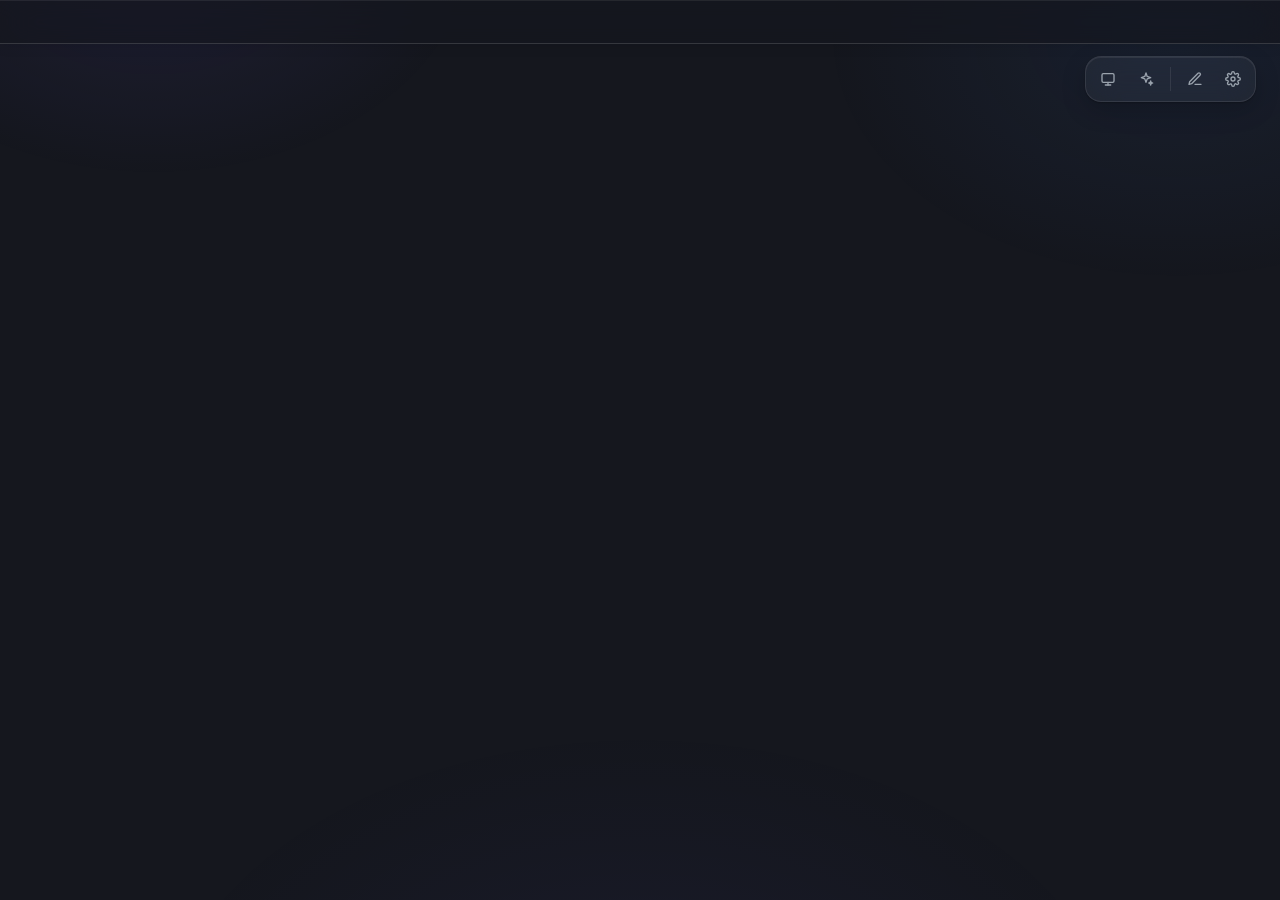
<file: newtab/index.html>
<!DOCTYPE html>
<html lang="zh-CN">
<head>
  <meta charset="UTF-8" />
  <meta name="viewport" content="width=device-width, initial-scale=1.0" />
  <title>新标签页</title>
  <link rel="icon" type="image/png" href="icons/icon48.png" />
  <link rel="stylesheet" href="css/base.css" />
  <link rel="stylesheet" href="css/widgets.css" />
  <link rel="stylesheet" href="css/settings.css" />
</head>
<body>
  <!-- 氛围层：低饱和光晕，给纯色底增加纵深 -->
  <div class="atmo" aria-hidden="true"></div>

  <!-- 顶部书签栏：仿谷歌首页「收藏的网址」一行，点击当前标签跳转 -->
  <div id="bm-bar" class="bm-bar">
    <div id="bm-bar-list" class="bm-bar-list">
      <!-- 书签由 JS 渲染 -->
    </div>
    <button id="bm-more" class="bm-more hidden" title="更多书签">»</button>
  </div>

  <!-- 本地目录树侧边栏（已禁用：改由资源监视面板占据左侧，功能保留可随时恢复） -->
  <aside id="tree-sidebar" class="nt-tree-sidebar-page hidden">
    <iframe id="tree-frame" src="tree.html" frameborder="0"></iframe>
    <button id="tree-toggle" class="tree-toggle-btn" title="收起目录树">‹</button>
  </aside>

  <!-- 系统资源监视面板（左侧常驻，与右侧 AI 管理器对称，host sysmon 轮询驱动） -->
  <aside id="sys-panel" class="sys-panel" aria-label="系统资源" aria-hidden="true">
    <div class="sys-head">
      <span class="sys-head-title">系统资源</span>
      <span class="sys-head-dot" id="sys-live" title="数据实时"></span>
      <button id="sys-refresh" class="sys-head-btn" title="刷新资源数据" aria-label="刷新资源数据">⟳</button>
      <button id="sys-close" class="sys-head-btn panel-close" title="关闭系统面板" aria-label="关闭系统面板">✕</button>
    </div>
    <div id="sys-metrics" class="sys-metrics">
      <!-- 由 JS 渲染：CPU/内存/GPU/交换/磁盘 占比条 + 走势 + 温度 -->
    </div>
  </aside>

  <!-- AI 控制台（右侧固定栏，本机 Native Messaging + 网页 content script 合并监看） -->
  <aside id="ai-panel" class="ai-panel" aria-label="AI 控制台" aria-hidden="true">
    <div class="ai-head">
      <span class="ai-head-mark" aria-hidden="true">✦</span>
      <div class="ai-head-copy">
        <span class="ai-head-title">AI 控制台</span>
        <span id="ai-live-sub" class="ai-head-sub">本机 + 网页 · 实时监看</span>
      </div>
      <span id="ai-status" class="ai-status" role="status" aria-live="polite">空闲</span>
      <button id="ai-refresh" class="ai-head-btn" title="刷新状态" aria-label="刷新 AI 状态">⟳</button>
      <button id="ai-close" class="ai-head-btn panel-close" title="关闭 AI 面板" aria-label="关闭 AI 面板">✕</button>
    </div>
    <div id="ai-banner" class="ai-banner hidden"></div>

    <!-- 统一概览：不再分「本机 / 网页」两套列表 -->
    <div id="ai-summary" class="ai-summary">
      <div class="ai-summary-item">
        <span id="ai-sum-tasking" class="ai-summary-num">0</span>
        <span class="ai-summary-label">生成中</span>
      </div>
      <div class="ai-summary-item">
        <span id="ai-sum-online" class="ai-summary-num">0</span>
        <span class="ai-summary-label">在线</span>
      </div>
      <div class="ai-summary-item">
        <span id="ai-sum-web" class="ai-summary-num">0</span>
        <span class="ai-summary-label">网页 AI</span>
      </div>
    </div>

    <!-- 实时任务：先看正在做什么、跑了多久、是否在等确认，再往下才是应用列表/历史 -->
    <div class="ai-live-head">
      <span>实时任务</span>
      <span id="ai-live-count" class="ai-section-count"></span>
    </div>
    <div id="ai-live-tasks" class="ai-live-tasks" aria-live="polite">
      <!-- 由 JS 渲染：本机 Claude Code / ChatGPT / DSH 的任务状态 -->
    </div>

    <div class="ai-toolbar">
      <div class="ai-filters" role="tablist" aria-label="筛选 AI 来源">
        <button class="ai-filter active" data-ai-filter="all" role="tab" aria-selected="true">全部</button>
        <button class="ai-filter" data-ai-filter="local" role="tab" aria-selected="false">本机</button>
        <button class="ai-filter" data-ai-filter="web" role="tab" aria-selected="false">网页</button>
      </div>
      <span id="ai-updated" class="ai-updated">刚刚</span>
    </div>

    <div id="ai-unified-list" class="ai-unified-list">
      <!-- 由 JS 渲染：本机应用 + 网页 AI 的合并列表 -->
    </div>
    <button id="ai-offline-toggle" class="ai-offline-toggle hidden" type="button">显示离线应用</button>

    <div id="ai-dialog-list" class="ai-dialog-list">
      <!-- 由 JS 渲染：待处理弹窗（确认/否认按钮） -->
    </div>
    <div class="ai-section-head ai-history-head">
      <span>最近完成</span>
      <div class="ai-history-tools">
        <span id="ai-session-count" class="ai-section-count"></span>
        <label class="ai-history-sort-label">
          <span class="sr-only">排序</span>
          <select id="ai-history-sort" class="ai-history-sort" aria-label="最近完成排序">
            <option value="time">最新</option>
            <option value="duration">耗时</option>
            <option value="tokens">Token</option>
            <option value="project">项目</option>
          </select>
        </label>
      </div>
    </div>
    <!-- 最近完成：紧凑行；点击展开 token / 工具详情 -->
    <div id="ai-task-history" class="ai-task-history">
      <!-- 由 JS 渲染：最近完成的任务，以及尚未产生任务记录的会话兜底 -->
    </div>
  </aside>

  <!-- 抽屉态遮罩：点空白关闭浮层面板 -->
  <div id="panel-scrim" class="panel-scrim hidden" aria-hidden="true"></div>

  <!-- 右上角工具条（SVG 图标） -->
  <div class="toolbar" role="toolbar" aria-label="页面工具">
    <button id="btn-sys" class="tool-btn" title="显示/隐藏系统资源面板" aria-label="显示或隐藏系统资源面板" aria-pressed="false">
      <svg viewBox="0 0 24 24" fill="none" stroke="currentColor" stroke-width="2" stroke-linecap="round" stroke-linejoin="round" aria-hidden="true"><rect x="3" y="4" width="18" height="13" rx="2"/><path d="M8 21h8"/><path d="M12 17v4"/></svg>
    </button>
    <button id="btn-ai" class="tool-btn" title="显示/隐藏 AI 管理器" aria-label="显示或隐藏 AI 管理器" aria-pressed="false">
      <svg viewBox="0 0 24 24" fill="none" stroke="currentColor" stroke-width="2" stroke-linecap="round" stroke-linejoin="round" aria-hidden="true"><path d="M12 3l1.8 5.2L19 10l-5.2 1.8L12 17l-1.8-5.2L5 10l5.2-1.8Z"/><path d="M19 15l.7 2.1L22 18l-2.3.9L19 21l-.7-2.1L16 18l2.3-.9Z"/></svg>
    </button>
    <span class="tool-sep" aria-hidden="true"></span>
    <button id="btn-edit" class="tool-btn" title="编辑布局" aria-label="编辑布局">
      <svg viewBox="0 0 24 24" fill="none" stroke="currentColor" stroke-width="2" stroke-linecap="round" stroke-linejoin="round" aria-hidden="true"><path d="M12 20h9"/><path d="M16.5 3.5a2.12 2.12 0 0 1 3 3L7 19l-4 1 1-4Z"/></svg>
    </button>
    <div class="tool-settings">
      <button id="btn-settings" class="tool-btn" title="设置" aria-label="打开设置">
        <svg viewBox="0 0 24 24" fill="none" stroke="currentColor" stroke-width="2" stroke-linecap="round" stroke-linejoin="round" aria-hidden="true"><circle cx="12" cy="12" r="3"/><path d="M19.4 15a1.65 1.65 0 0 0 .33 1.82l.06.06a2 2 0 1 1-2.83 2.83l-.06-.06a1.65 1.65 0 0 0-1.82-.33 1.65 1.65 0 0 0-1 1.51V21a2 2 0 1 1-4 0v-.09a1.65 1.65 0 0 0-1-1.51 1.65 1.65 0 0 0-1.82.33l-.06.06a2 2 0 1 1-2.83-2.83l.06-.06a1.65 1.65 0 0 0 .33-1.82 1.65 1.65 0 0 0-1.51-1H3a2 2 0 1 1 0-4h.09a1.65 1.65 0 0 0 1.51-1 1.65 1.65 0 0 0-.33-1.82l-.06-.06a2 2 0 1 1 2.83-2.83l.06.06a1.65 1.65 0 0 0 1.82.33H9a1.65 1.65 0 0 0 1-1.51V3a2 2 0 1 1 4 0v.09a1.65 1.65 0 0 0 1 1.51 1.65 1.65 0 0 0 1.82-.33l.06-.06a2 2 0 1 1 2.83 2.83l-.06.06a1.65 1.65 0 0 0-.33 1.82V9a1.65 1.65 0 0 0 1.51 1H21a2 2 0 1 1 0 4h-.09a1.65 1.65 0 0 0-1.51 1Z"/></svg>
      </button>
      <button id="btn-tool-more" class="tool-more-toggle" type="button" title="面板开关" aria-label="展开面板开关"
        aria-haspopup="menu" aria-expanded="false" aria-controls="tool-more-menu">
        <svg viewBox="0 0 24 24" fill="none" stroke="currentColor" stroke-width="2" stroke-linecap="round" stroke-linejoin="round" aria-hidden="true"><path d="m7 10 5 5 5-5"/></svg>
      </button>
      <div id="tool-more-menu" class="tool-more-menu hidden" role="menu" aria-label="面板开关">
        <button type="button" class="tool-more-item" role="menuitemcheckbox" data-panel="sys" aria-checked="false">
          <svg viewBox="0 0 24 24" fill="none" stroke="currentColor" stroke-width="2" stroke-linecap="round" stroke-linejoin="round" aria-hidden="true"><rect x="3" y="4" width="18" height="13" rx="2"/><path d="M8 21h8"/><path d="M12 17v4"/></svg>
          <span>系统资源</span>
        </button>
        <button type="button" class="tool-more-item" role="menuitemcheckbox" data-panel="ai" aria-checked="false">
          <svg viewBox="0 0 24 24" fill="none" stroke="currentColor" stroke-width="2" stroke-linecap="round" stroke-linejoin="round" aria-hidden="true"><path d="M12 3l1.8 5.2L19 10l-5.2 1.8L12 17l-1.8-5.2L5 10l5.2-1.8Z"/><path d="M19 15l.7 2.1L22 18l-2.3.9L19 21l-.7-2.1L16 18l2.3-.9Z"/></svg>
          <span>AI 管理器</span>
        </button>
      </div>
    </div>
  </div>

  <!-- 小组件网格：外层负责左右让位，内层按可用宽度自适应列数 -->
  <div class="grid-shell">
    <main id="grid" class="grid">
      <!-- widget 卡片由 JS 注入 -->
    </main>
  </div>

  <!-- 编辑模式提示条 -->
  <div id="edit-hint" class="edit-hint hidden">
    编辑模式：拖拽卡片换位 · 点 ⟳ 切换尺寸 · 点 ✕ 删除 ·
    <button id="btn-edit-done" class="link-btn">完成</button>
  </div>

  <!-- 设置面板（覆盖层） -->
  <div id="settings" class="settings hidden" role="dialog" aria-modal="true" aria-labelledby="settings-title" aria-hidden="true">
    <div class="settings-card" role="document">
      <header class="settings-head">
        <div class="settings-head-main">
          <span class="settings-mark" aria-hidden="true">✦</span>
          <div class="settings-head-copy">
            <h2 id="settings-title">设置</h2>
            <p>外观、布局与工作组件</p>
          </div>
        </div>
        <button id="settings-close" class="settings-close" title="关闭" aria-label="关闭设置">✕</button>
      </header>

      <div class="settings-body">
        <nav class="settings-nav" role="tablist" aria-label="设置分类" aria-orientation="vertical">
          <button type="button" class="settings-nav-item active" data-settings-tab="appearance"
            role="tab" id="settings-tab-appearance" aria-controls="settings-pane-appearance" aria-selected="true">
            <span class="settings-nav-icon" aria-hidden="true">◐</span><span>外观</span>
          </button>
          <button type="button" class="settings-nav-item" data-settings-tab="layout"
            role="tab" id="settings-tab-layout" aria-controls="settings-pane-layout" aria-selected="false" tabindex="-1">
            <span class="settings-nav-icon" aria-hidden="true">▥</span><span>布局</span>
          </button>
          <button type="button" class="settings-nav-item" data-settings-tab="widgets"
            role="tab" id="settings-tab-widgets" aria-controls="settings-pane-widgets" aria-selected="false" tabindex="-1">
            <span class="settings-nav-icon" aria-hidden="true">◫</span><span>组件</span>
          </button>
          <button type="button" class="settings-nav-item" data-settings-tab="link"
            role="tab" id="settings-tab-link" aria-controls="settings-pane-link" aria-selected="false" tabindex="-1">
            <span class="settings-nav-icon" aria-hidden="true">⇄</span><span>联动</span>
          </button>
          <button type="button" class="settings-nav-item" data-settings-tab="reset"
            role="tab" id="settings-tab-reset" aria-controls="settings-pane-reset" aria-selected="false" tabindex="-1">
            <span class="settings-nav-icon" aria-hidden="true">↺</span><span>重置</span>
          </button>
        </nav>

        <div class="settings-panes">
          <section class="settings-pane active" id="settings-pane-appearance" data-settings-pane="appearance"
            role="tabpanel" aria-labelledby="settings-tab-appearance" tabindex="0">
            <div class="settings-pane-head">
              <h3>外观</h3>
              <p>主题和背景会立即应用，无需刷新页面。</p>
            </div>
            <div class="settings-panel">
              <label class="settings-row">
                <span class="settings-label">主题</span>
                <select id="s-theme" class="settings-select">
                  <option value="dark">深色</option>
                  <option value="light">浅色</option>
                </select>
              </label>
              <label class="settings-row">
                <span class="settings-label">背景色</span>
                <select id="s-bg-color" class="settings-select">
                  <option value="default">默认（跟随主题）</option>
                  <option value="#1a1d24">深空灰</option>
                  <option value="#0f2027">深海蓝</option>
                  <option value="#2d1b3d">暗夜紫</option>
                  <option value="#1d2b1f">森林绿</option>
                  <option value="#f2f4f8">云白</option>
                  <option value="#fdf6ec">米纸色</option>
                  <option value="#e8f0fe">淡天蓝</option>
                  <option value="custom">自定义…</option>
                </select>
              </label>
              <label class="settings-row">
                <span class="settings-label">自定义颜色</span>
                <input id="s-bg-custom" type="color" value="#1e2129" />
              </label>
            </div>
          </section>

          <section class="settings-pane" id="settings-pane-layout" data-settings-pane="layout"
            role="tabpanel" aria-labelledby="settings-tab-layout" tabindex="0" hidden>
            <div class="settings-pane-head">
              <h3>布局</h3>
              <p>宽屏停靠，窄屏以抽屉打开；关闭后仍可从右上角工具条重新打开。</p>
            </div>
            <div class="settings-panel">
              <label class="settings-row settings-row-switch">
                <span class="settings-row-copy">
                  <span class="settings-label">系统资源面板</span>
                  <small>CPU、内存、磁盘与温度</small>
                </span>
                <input id="s-show-sys" type="checkbox" />
              </label>
              <label class="settings-row settings-row-switch">
                <span class="settings-row-copy">
                  <span class="settings-label">AI 管理器</span>
                  <small>会话、任务与 token 监控</small>
                </span>
                <input id="s-show-ai" type="checkbox" />
              </label>
            </div>
          </section>

          <section class="settings-pane" id="settings-pane-widgets" data-settings-pane="widgets"
            role="tabpanel" aria-labelledby="settings-tab-widgets" tabindex="0" hidden>
            <div class="settings-pane-head">
              <h3>组件</h3>
              <p>添加新的工作组件，或调整现有组件的大小和配置。</p>
            </div>
            <div class="settings-panel">
              <div class="settings-panel-head">
                <div>
                  <h4>添加小组件</h4>
                  <p>点击后立即加入当前布局</p>
                </div>
                <span id="widget-add-count" class="settings-count">13</span>
              </div>
              <div id="widget-add-list" class="widget-add-list">
                <!-- 由 JS 注入：registry 中各 widget 的添加按钮 -->
              </div>
            </div>
            <div class="settings-panel">
              <div class="settings-panel-head">
                <div>
                  <h4>当前组件</h4>
                  <p>调整尺寸或移除不再使用的组件</p>
                </div>
                <span id="widget-config-count" class="settings-count">0</span>
              </div>
              <div id="widget-config-list" class="widget-config-list">
                <!-- 由 JS 注入：每个已有 widget 实例的配置表单 -->
              </div>
            </div>
          </section>

          <section class="settings-pane" id="settings-pane-link" data-settings-pane="link"
            role="tabpanel" aria-labelledby="settings-tab-link" tabindex="0" hidden>
            <div class="settings-pane-head">
              <h3>便利贴联动</h3>
              <p>把「程序员便利贴」的规划清单接入任务组件。</p>
            </div>
            <div class="settings-panel">
              <label class="settings-row">
                <span class="settings-label">便利贴扩展 ID</span>
                <input id="s-sticky-ext-id" type="text" placeholder="chrome://extensions 中查看" />
              </label>
              <p class="settings-tip">填写扩展 ID 后，任务小组件可读取并勾选便利贴的规划清单。本扩展 ID：<code id="s-self-ext-id">—</code></p>
              <p class="settings-tip">若提示“来源未授权”，请确认便利贴 <code>extension/manifest.json</code> 的 <code>externally_connectable.ids</code> 包含上面的本扩展 ID。</p>
            </div>
          </section>

          <section class="settings-pane" id="settings-pane-reset" data-settings-pane="reset"
            role="tabpanel" aria-labelledby="settings-tab-reset" tabindex="0" hidden>
            <div class="settings-pane-head">
              <h3>重置</h3>
              <p>恢复到初始组件与默认配置。</p>
            </div>
            <div class="settings-panel settings-danger-panel">
              <div class="settings-danger-copy">
                <h4>恢复默认布局</h4>
                <p>当前添加的组件、尺寸与配置都会被清空，操作不可撤销。</p>
              </div>
              <button id="btn-reset" class="btn btn-danger">恢复默认布局</button>
            </div>
            <p class="settings-footnote">所有设置保存在本机 Chrome 存储中，不会上传。</p>
          </section>
        </div>
      </div>
    </div>
  </div>

  <script type="module" src="js/main.js"></script>
</body>
</html>
</file>
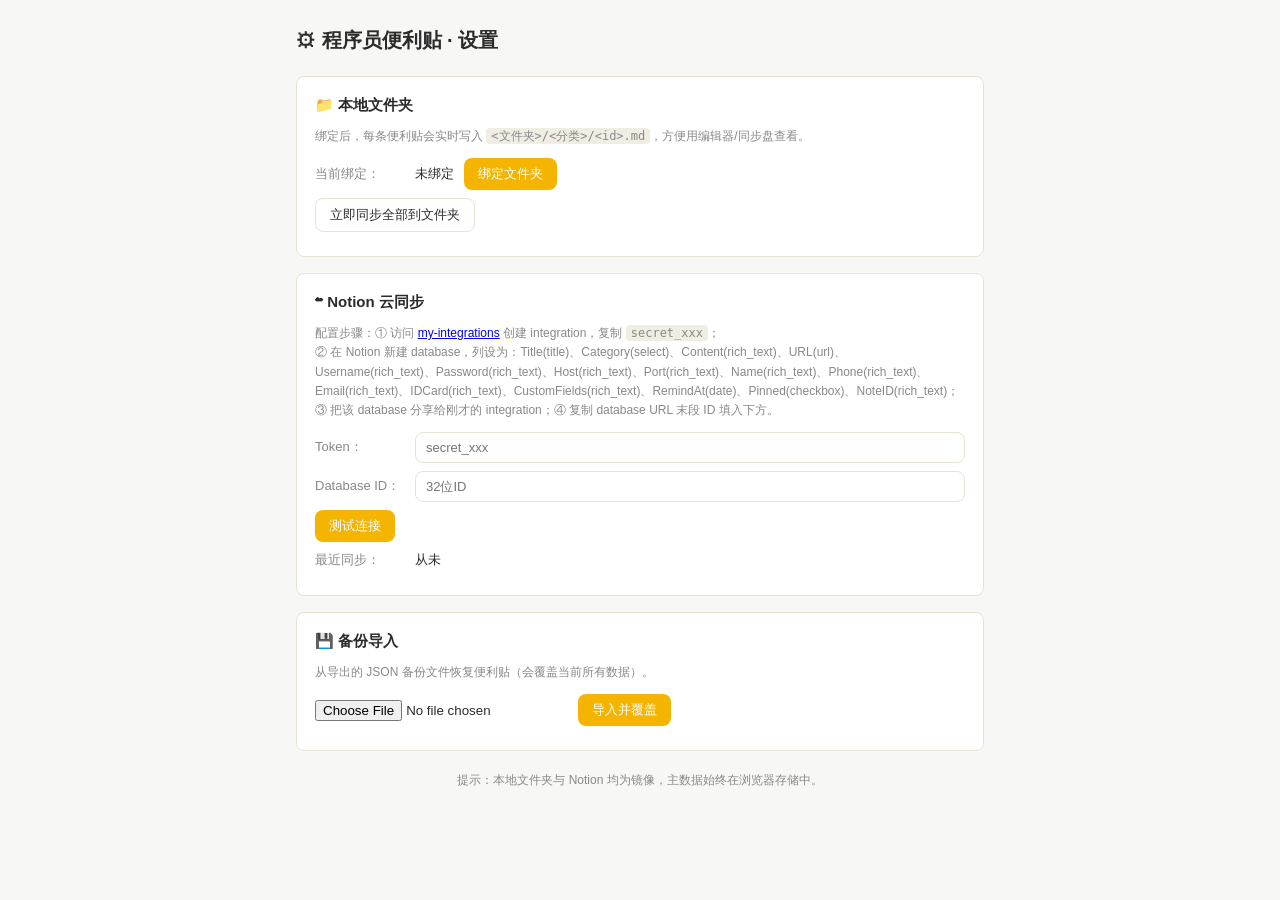
<file: options.html>
<!DOCTYPE html>
<html lang="zh-CN">
<head>
  <meta charset="UTF-8" />
  <meta name="viewport" content="width=device-width, initial-scale=1.0" />
  <title>便利贴 · 设置</title>
  <link rel="stylesheet" href="options.css" />
</head>
<body>
  <div class="wrap">
    <h1>⚙ 程序员便利贴 · 设置</h1>

    <section class="card">
      <h2>📁 本地文件夹</h2>
      <p class="hint">绑定后，每条便利贴会实时写入 <code>&lt;文件夹&gt;/&lt;分类&gt;/&lt;id&gt;.md</code>，方便用编辑器/同步盘查看。</p>
      <div class="row">
        <span class="label">当前绑定：</span>
        <span id="folder-name" class="value">未绑定</span>
        <button id="btn-bind" class="btn-primary">绑定文件夹</button>
        <button id="btn-unbind" class="btn-ghost hidden">解绑</button>
      </div>
      <div class="row">
        <button id="btn-sync-folder" class="btn-ghost">立即同步全部到文件夹</button>
        <span id="folder-sync-result" class="value"></span>
      </div>
    </section>

    <section class="card">
      <h2>☁ Notion 云同步</h2>
      <p class="hint">
        配置步骤：① 访问 <a href="https://www.notion.so/my-integrations" target="_blank">my-integrations</a> 创建 integration，复制 <code>secret_xxx</code>；<br/>
        ② 在 Notion 新建 database，列设为：Title(title)、Category(select)、Content(rich_text)、URL(url)、Username(rich_text)、Password(rich_text)、Host(rich_text)、Port(rich_text)、Name(rich_text)、Phone(rich_text)、Email(rich_text)、IDCard(rich_text)、CustomFields(rich_text)、RemindAt(date)、Pinned(checkbox)、NoteID(rich_text)；<br/>
        ③ 把该 database 分享给刚才的 integration；④ 复制 database URL 末段 ID 填入下方。
      </p>
      <div class="row">
        <span class="label">Token：</span>
        <input id="notion-token" type="password" placeholder="secret_xxx" class="input" />
      </div>
      <div class="row">
        <span class="label">Database ID：</span>
        <input id="notion-db" type="text" placeholder="32位ID" class="input" />
      </div>
      <div class="row">
        <button id="btn-test" class="btn-primary">测试连接</button>
        <span id="test-result" class="value"></span>
      </div>
      <div class="row">
        <span class="label">最近同步：</span>
        <span id="last-sync" class="value">从未</span>
      </div>
    </section>

    <section class="card">
      <h2>💾 备份导入</h2>
      <p class="hint">从导出的 JSON 备份文件恢复便利贴（会覆盖当前所有数据）。</p>
      <div class="row">
        <input id="import-file" type="file" accept=".json" />
        <button id="btn-import" class="btn-primary">导入并覆盖</button>
        <span id="import-result" class="value"></span>
      </div>
    </section>

    <p class="foot">提示：本地文件夹与 Notion 均为镜像，主数据始终在浏览器存储中。</p>
  </div>
  <script type="module" src="options.js"></script>
</body>
</html>
</file>
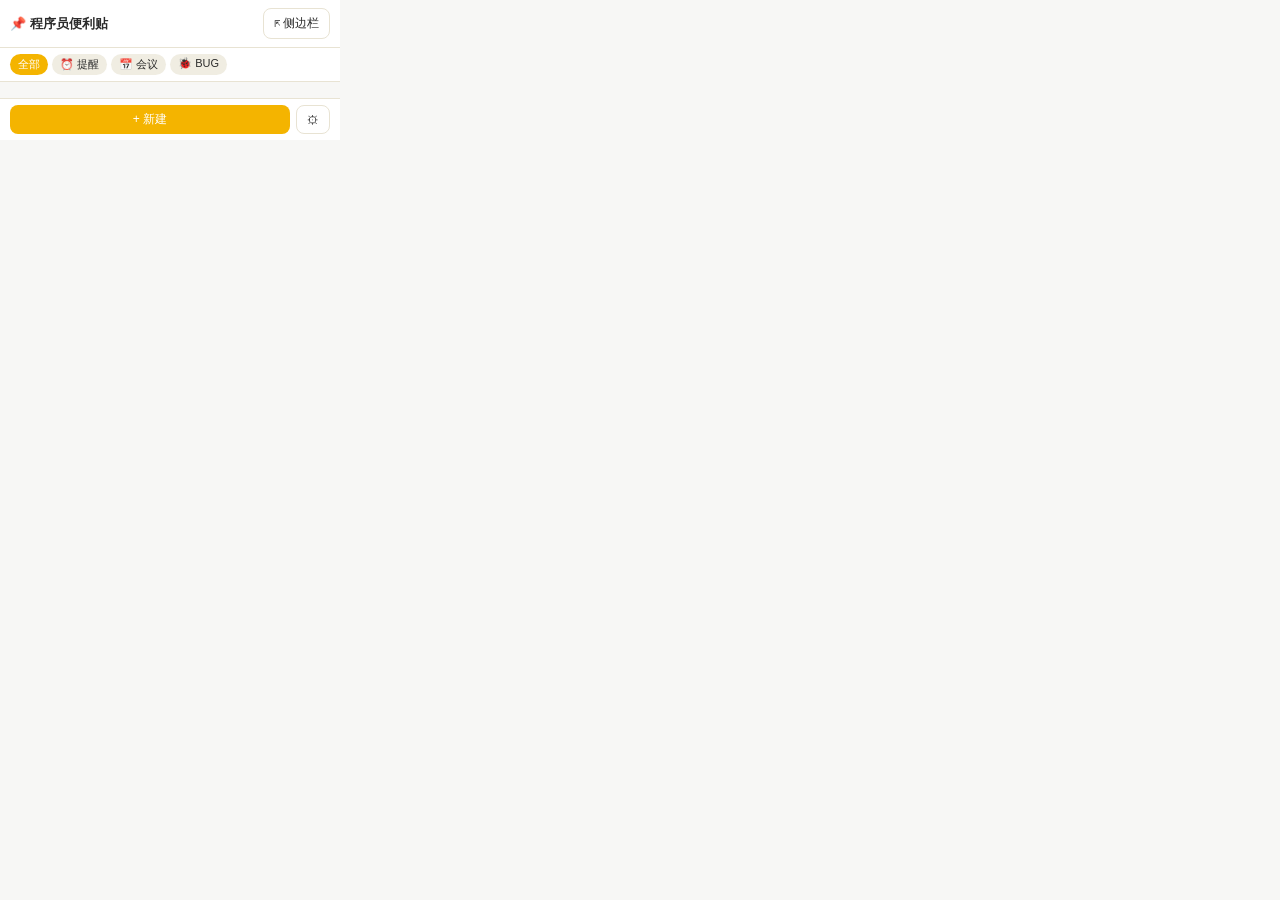
<file: popup.html>
<!DOCTYPE html>
<html lang="zh-CN">
<head>
  <meta charset="UTF-8" />
  <meta name="viewport" content="width=device-width, initial-scale=1.0" />
  <title>便利贴</title>
  <link rel="stylesheet" href="popup.css" />
</head>
<body>
  <header class="phead">
    <span class="logo">📌 程序员便利贴</span>
    <button id="btn-panel" class="btn-ghost" title="打开侧边栏">⇱ 侧边栏</button>
  </header>
  <div class="ptabs" id="ptabs">
    <div class="ptab active" data-cat="all">全部</div>
    <div class="ptab" data-cat="reminder">⏰ 提醒</div>
    <div class="ptab" data-cat="meeting">📅 会议</div>
    <div class="ptab" data-cat="bug">🐞 BUG</div>
  </div>
  <main id="plist" class="plist"></main>
  <footer class="pfoot">
    <button id="btn-new" class="btn-primary">+ 新建</button>
    <button id="btn-options" class="btn-ghost">⚙</button>
  </footer>
  <script type="module" src="popup.js"></script>
</body>
</html>
</file>
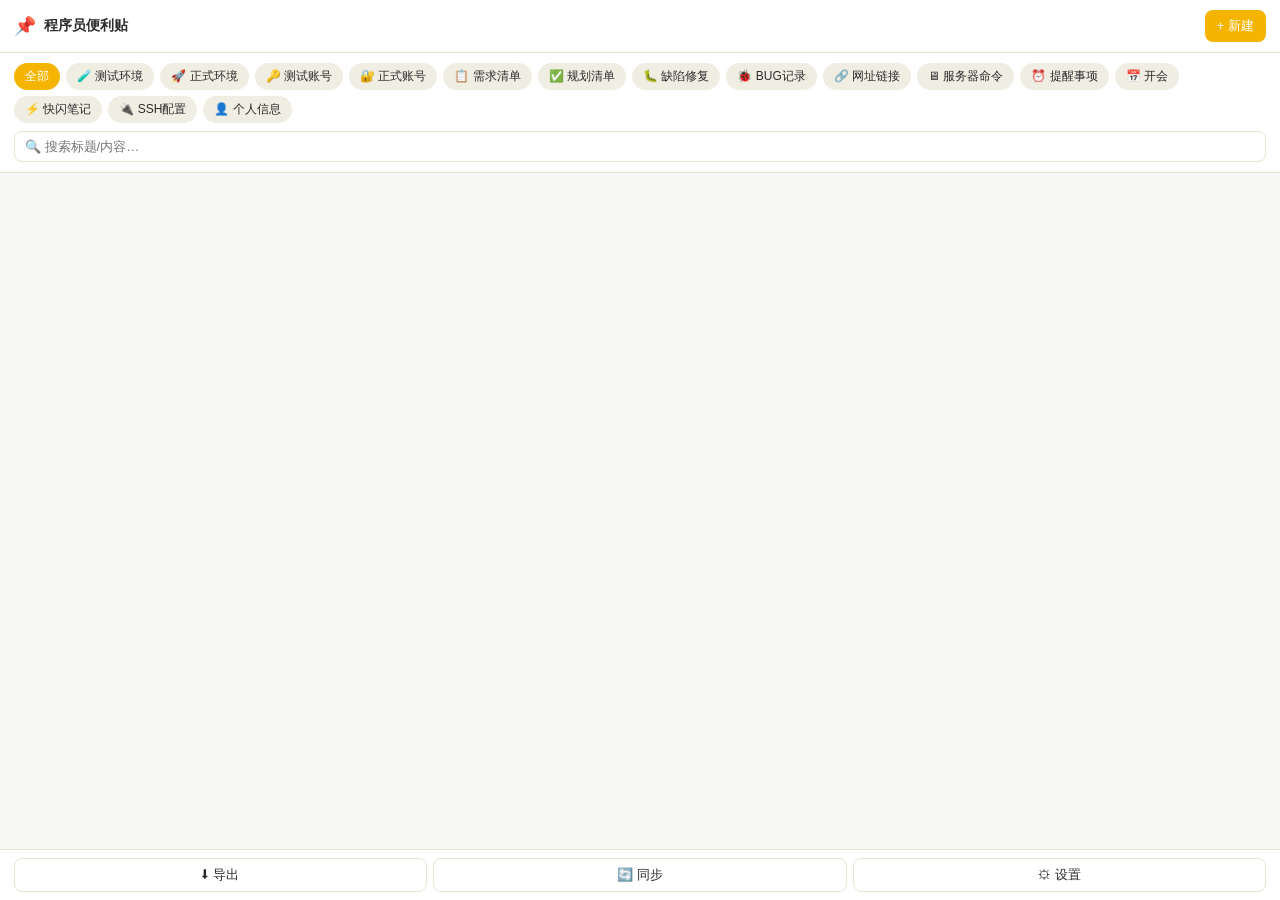
<file: sidepanel.html>
<!DOCTYPE html>
<html lang="zh-CN">
<head>
  <meta charset="UTF-8" />
  <meta name="viewport" content="width=device-width, initial-scale=1.0" />
  <title>程序员便利贴</title>
  <link rel="stylesheet" href="sidepanel.css" />
</head>
<body>
  <header class="topbar">
    <div class="brand">
      <span class="logo">📌</span>
      <span class="title">程序员便利贴</span>
    </div>
    <button id="btn-new" class="btn btn-primary" title="新建便利贴">+ 新建</button>
  </header>

  <div class="filters">
    <div class="tabs" id="category-tabs">
      <!-- 由 JS 注入：全部 + 各分类 -->
    </div>
    <input id="search" class="search" type="search" placeholder="🔍 搜索标题/内容…" />
  </div>

  <main id="note-list" class="note-list">
    <!-- 便利贴卡片 -->
  </main>

  <!-- 编辑面板（覆盖层） -->
  <div id="editor" class="editor hidden">
    <div class="editor-card">
      <div class="editor-head">
        <span id="editor-mode">新建便利贴</span>
        <button id="editor-close" class="btn-icon" title="关闭">✕</button>
      </div>
      <label class="field">
        <span>分类</span>
        <select id="f-category"></select>
      </label>
      <label class="field">
        <span>标题</span>
        <input id="f-title" type="text" placeholder="标题" />
      </label>
      <label class="field" id="field-content">
        <span>内容</span>
        <textarea id="f-content" rows="6" placeholder="正文内容…"></textarea>
      </label>
      <div class="field" id="field-blocks">
        <span>内容块</span>
        <div id="block-editor" class="block-editor">
          <!-- 多内容块由 JS 注入 -->
        </div>
        <button type="button" id="btn-add-block" class="btn btn-ghost block-add-btn">+ 添加内容块</button>
      </div>
      <label class="field" id="field-account">
        <span>账号</span>
        <input id="f-username" type="text" placeholder="用户名/账号" />
      </label>
      <label class="field" id="field-password">
        <span>密码</span>
        <div class="input-with-action">
          <input id="f-password" type="text" placeholder="密码" />
          <button type="button" id="btn-genpwd" class="btn-ghost" title="生成随机密码">🎲</button>
        </div>
      </label>
      <label class="field" id="field-ssh-host">
        <span>Host</span>
        <input id="f-ssh-host" type="text" placeholder="主机地址，例如 10.19.214.7" />
      </label>
      <label class="field" id="field-ssh-port">
        <span>Port</span>
        <input id="f-ssh-port" type="text" placeholder="端口，例如 55555" />
      </label>
      <label class="field" id="field-pi-name">
        <span>姓名</span>
        <input id="f-pi-name" type="text" placeholder="姓名" />
      </label>
      <label class="field" id="field-pi-phone">
        <span>电话</span>
        <input id="f-pi-phone" type="text" placeholder="电话号码" />
      </label>
      <label class="field" id="field-pi-email">
        <span>邮箱</span>
        <input id="f-pi-email" type="text" placeholder="邮箱地址" />
      </label>
      <label class="field" id="field-pi-idcard">
        <span>身份证号</span>
        <input id="f-pi-idcard" type="text" placeholder="身份证号" />
      </label>
      <div class="field" id="field-pi-custom">
        <span>自定义标签</span>
        <div id="pi-field-editor" class="task-editor">
          <!-- 自定义标签行由 JS 注入 -->
        </div>
        <button type="button" id="btn-add-pi-field" class="btn btn-ghost task-add-btn">+ 添加自定义标签</button>
      </div>
      <label class="field" id="field-url">
        <span>链接</span>
        <input id="f-url" type="text" placeholder="https://…" />
      </label>
      <div class="field" id="field-tasks">
        <span>任务清单</span>
        <div id="task-editor" class="task-editor">
          <!-- 任务行由 JS 注入 -->
        </div>
        <button type="button" id="btn-add-task" class="btn btn-ghost task-add-btn">+ 添加任务</button>
      </div>
      <label class="field" id="field-remind">
        <span>提醒时间</span>
        <input id="f-remind" type="datetime-local" />
      </label>
      <label class="field-inline">
        <input id="f-pinned" type="checkbox" />
        <span>⭐ 置顶</span>
      </label>
      <div class="editor-actions">
        <button id="btn-delete" class="btn btn-danger hidden">删除</button>
        <button id="btn-save" class="btn btn-primary">保存</button>
      </div>
    </div>
  </div>

  <footer class="bottombar">
    <button id="btn-export" class="btn btn-ghost" title="导出备份">⬇ 导出</button>
    <button id="btn-sync" class="btn btn-ghost" title="同步 Notion">🔄 同步</button>
    <button id="btn-options" class="btn btn-ghost" title="设置">⚙ 设置</button>
  </footer>

  <div id="toast" class="toast hidden"></div>

  <script type="module" src="sidepanel.js"></script>
</body>
</html>
</file>
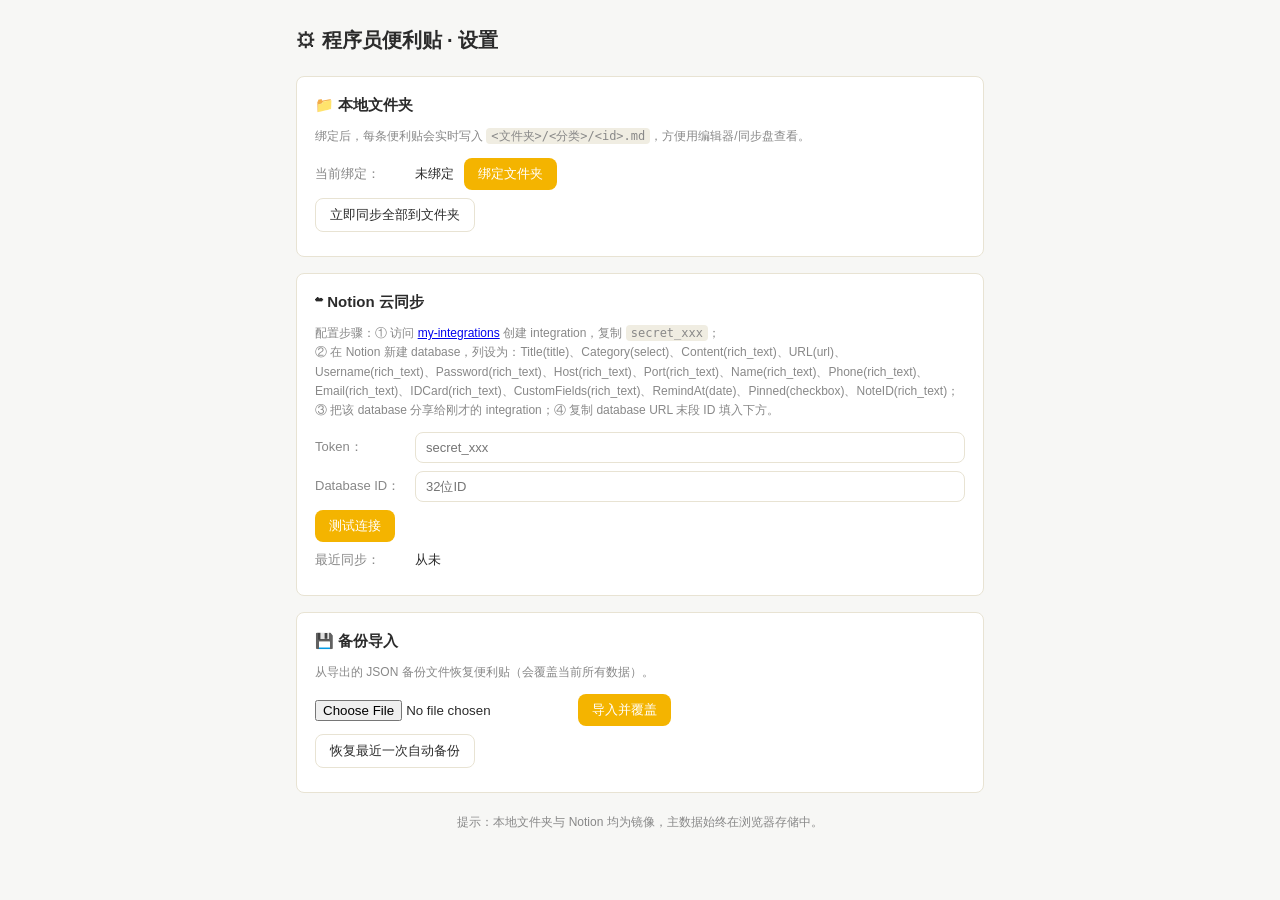
<file: extension/options.html>
<!DOCTYPE html>
<html lang="zh-CN">
<head>
  <meta charset="UTF-8" />
  <meta name="viewport" content="width=device-width, initial-scale=1.0" />
  <title>便利贴 · 设置</title>
  <link rel="stylesheet" href="options.css" />
</head>
<body>
  <div class="wrap">
    <h1>⚙ 程序员便利贴 · 设置</h1>

    <section class="card">
      <h2>📁 本地文件夹</h2>
      <p class="hint">绑定后，每条便利贴会实时写入 <code>&lt;文件夹&gt;/&lt;分类&gt;/&lt;id&gt;.md</code>，方便用编辑器/同步盘查看。</p>
      <div class="row">
        <span class="label">当前绑定：</span>
        <span id="folder-name" class="value">未绑定</span>
        <button id="btn-bind" class="btn-primary">绑定文件夹</button>
        <button id="btn-unbind" class="btn-ghost hidden">解绑</button>
      </div>
      <div class="row">
        <button id="btn-sync-folder" class="btn-ghost">立即同步全部到文件夹</button>
        <span id="folder-sync-result" class="value"></span>
      </div>
    </section>

    <section class="card">
      <h2>☁ Notion 云同步</h2>
      <p class="hint">
        配置步骤：① 访问 <a href="https://www.notion.so/my-integrations" target="_blank">my-integrations</a> 创建 integration，复制 <code>secret_xxx</code>；<br/>
        ② 在 Notion 新建 database，列设为：Title(title)、Category(select)、Content(rich_text)、URL(url)、Username(rich_text)、Password(rich_text)、Host(rich_text)、Port(rich_text)、Name(rich_text)、Phone(rich_text)、Email(rich_text)、IDCard(rich_text)、CustomFields(rich_text)、RemindAt(date)、Pinned(checkbox)、NoteID(rich_text)；<br/>
        ③ 把该 database 分享给刚才的 integration；④ 复制 database URL 末段 ID 填入下方。
      </p>
      <div class="row">
        <span class="label">Token：</span>
        <input id="notion-token" type="password" placeholder="secret_xxx" class="input" />
      </div>
      <div class="row">
        <span class="label">Database ID：</span>
        <input id="notion-db" type="text" placeholder="32位ID" class="input" />
      </div>
      <div class="row">
        <button id="btn-test" class="btn-primary">测试连接</button>
        <span id="test-result" class="value"></span>
      </div>
      <div class="row">
        <span class="label">最近同步：</span>
        <span id="last-sync" class="value">从未</span>
      </div>
    </section>

    <section class="card">
      <h2>💾 备份导入</h2>
      <p class="hint">从导出的 JSON 备份文件恢复便利贴（会覆盖当前所有数据）。</p>
      <div class="row">
        <input id="import-file" type="file" accept=".json" />
        <button id="btn-import" class="btn-primary">导入并覆盖</button>
        <span id="import-result" class="value"></span>
      </div>
      <div class="row">
        <button id="btn-restore-backup" class="btn-ghost">恢复最近一次自动备份</button>
        <span id="backup-info" class="value"></span>
      </div>
    </section>

    <p class="foot">提示：本地文件夹与 Notion 均为镜像，主数据始终在浏览器存储中。</p>
  </div>
  <script type="module" src="options.js"></script>
</body>
</html>
</file>
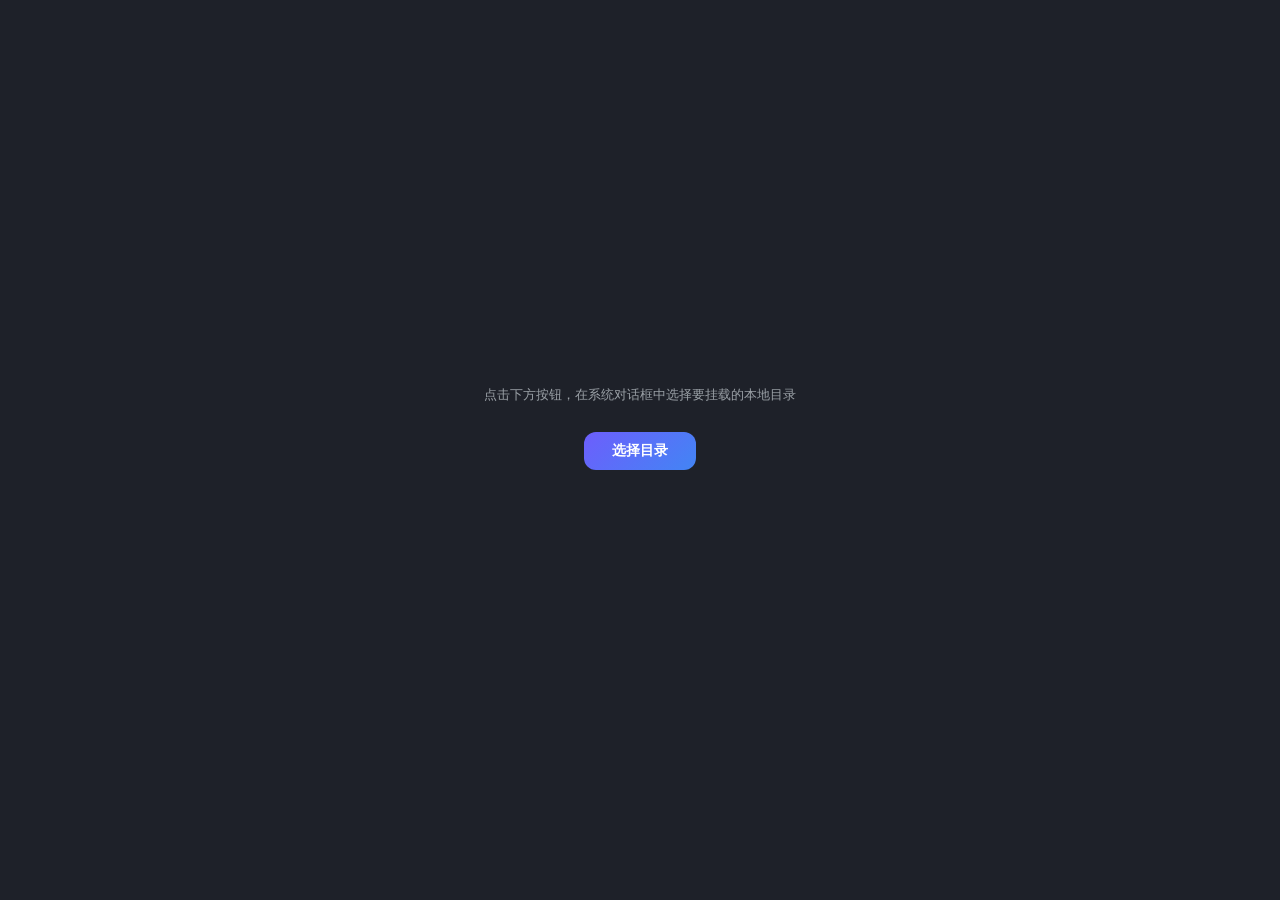
<file: newtab/file-picker.html>
<!DOCTYPE html>
<html lang="zh-CN">
<head>
  <meta charset="UTF-8" />
  <title>选择目录</title>
  <link rel="stylesheet" href="css/tree.css" />
</head>
<body class="picker-body">
  <p id="picker-tip">点击下方按钮，在系统对话框中选择要挂载的本地目录</p>
  <button id="picker-btn" class="picker-btn">选择目录</button>
  <p id="picker-result" class="picker-result"></p>
  <script type="module" src="js/picker.js"></script>
</body>
</html>
</file>
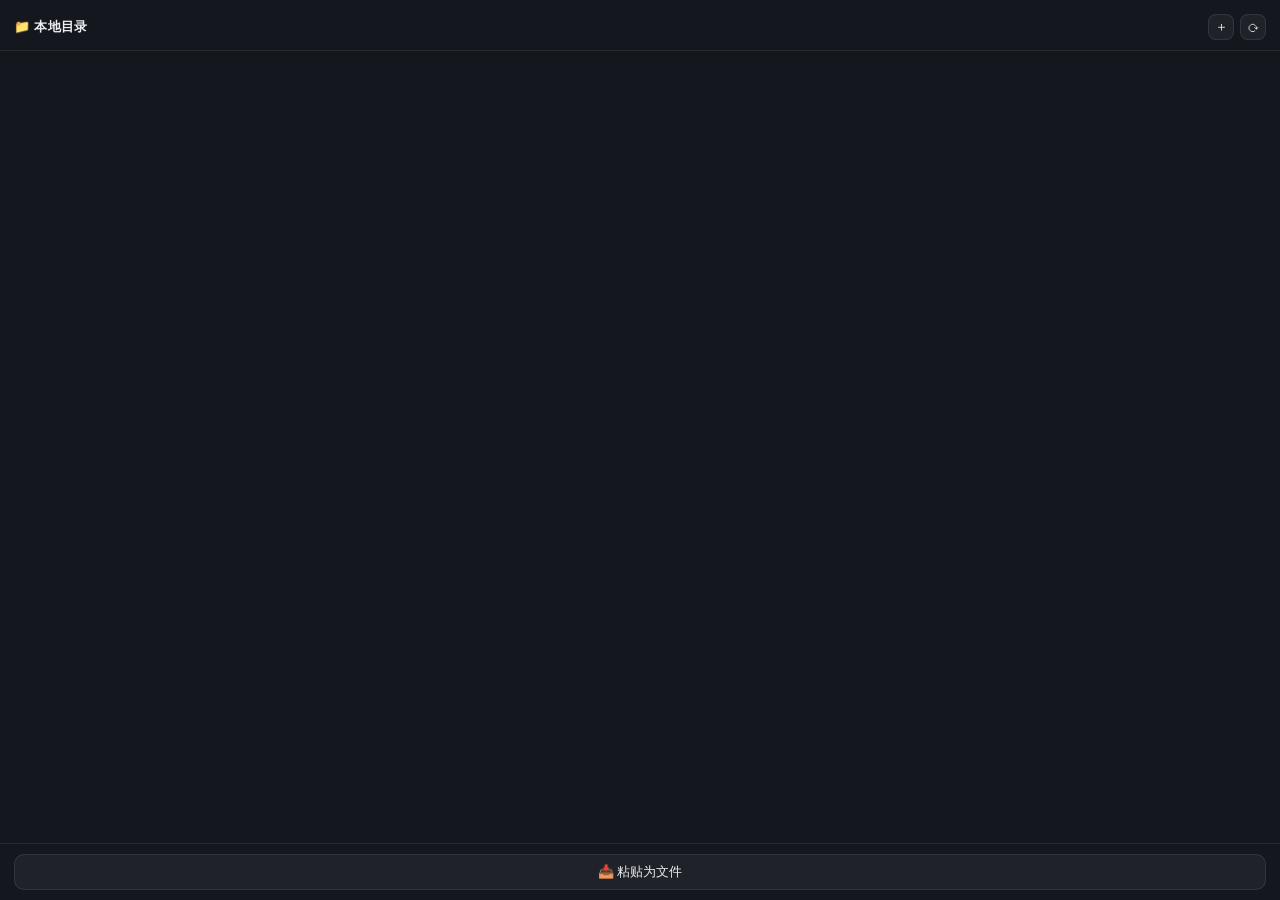
<file: newtab/tree.html>
<!DOCTYPE html>
<html lang="zh-CN">
<head>
  <meta charset="UTF-8" />
  <title>本地目录</title>
  <link rel="stylesheet" href="css/base.css" />
  <link rel="stylesheet" href="css/tree.css" />
</head>
<body class="tree-body">
  <div class="tree-root">
    <div class="tree-head">
      <span class="tree-title">📁 本地目录</span>
      <div class="tree-head-actions">
        <button id="btn-add-dir" class="tree-icon-btn" title="添加目录">＋</button>
        <button id="btn-refresh" class="tree-icon-btn" title="刷新">⟳</button>
      </div>
    </div>
    <div id="tree-list" class="tree-list">
      <!-- 目录树由 JS 渲染 -->
    </div>
    <div class="tree-foot">
      <button id="btn-paste" class="tree-foot-btn" title="把剪贴板内容粘贴为文件">📥 粘贴为文件</button>
    </div>
  </div>
  <div id="tree-toast" class="tree-toast hidden"></div>
  <script type="module" src="js/tree.js"></script>
</body>
</html>
</file>
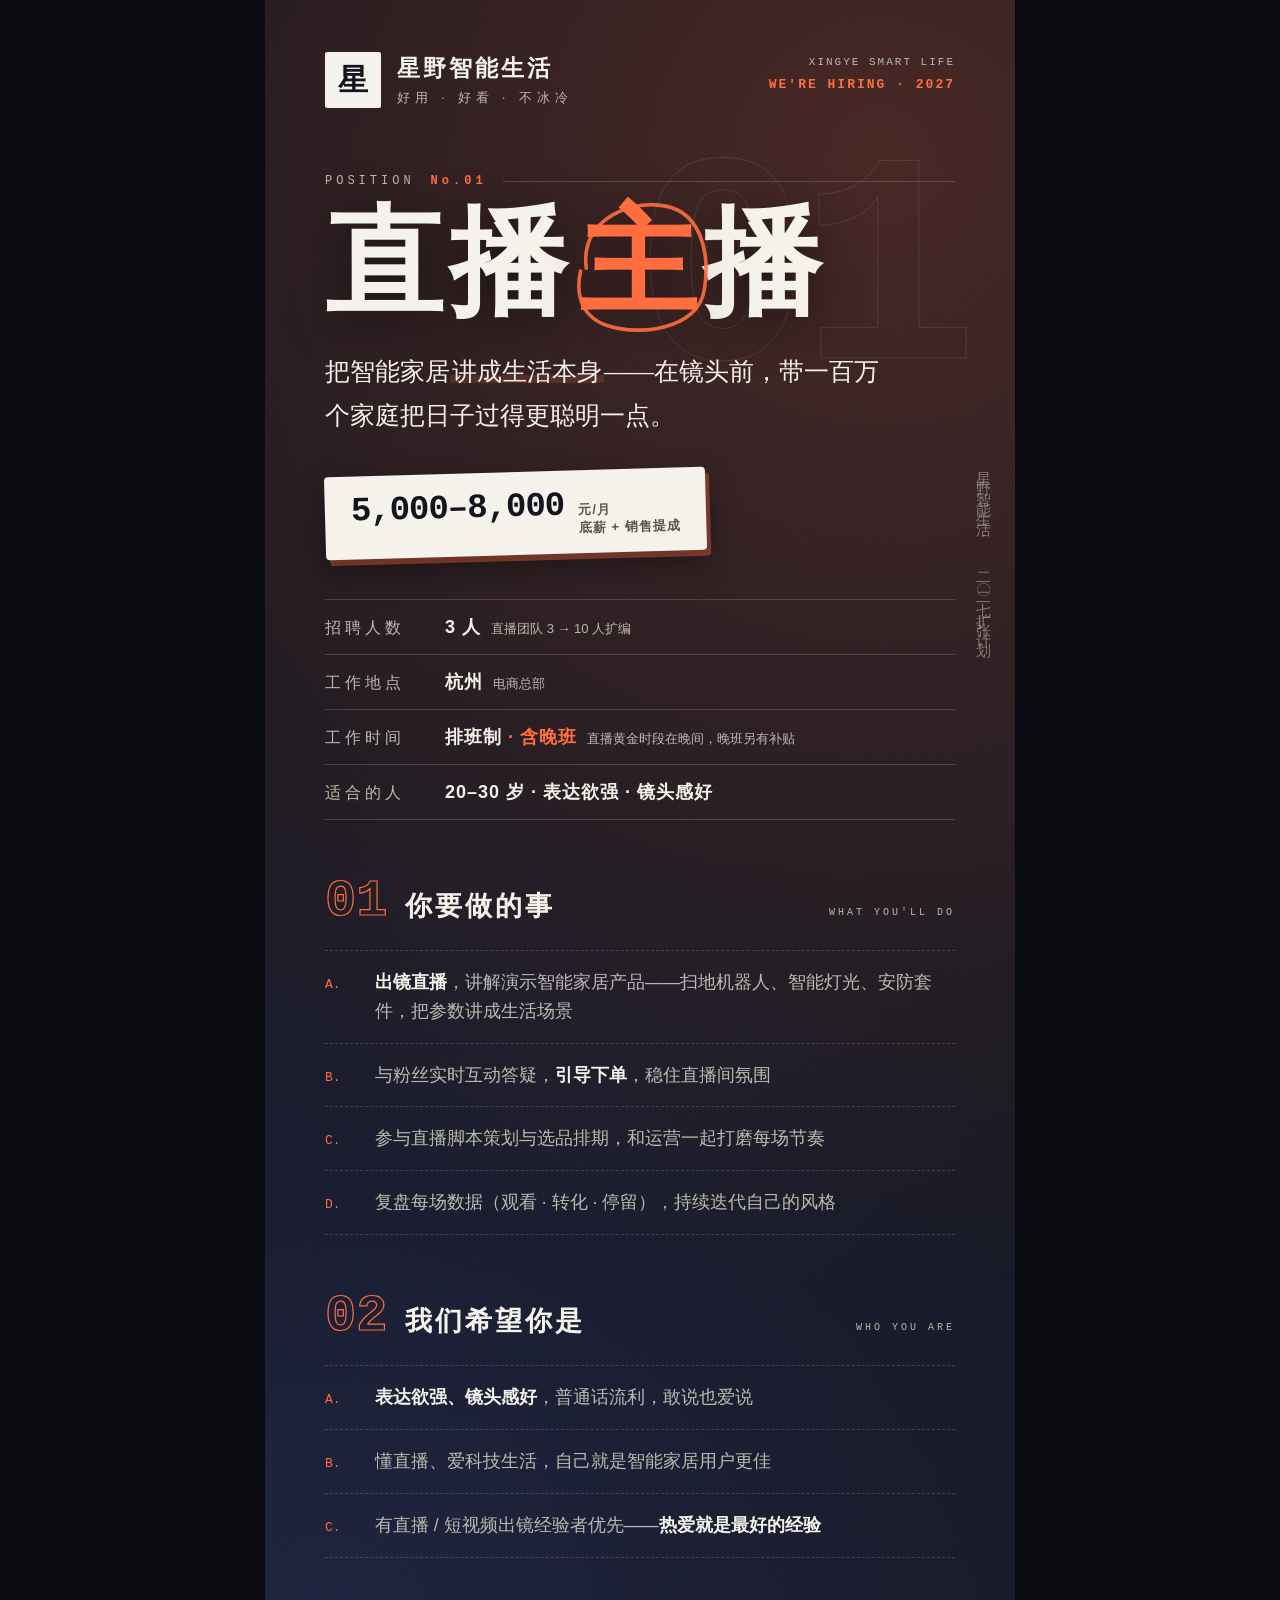
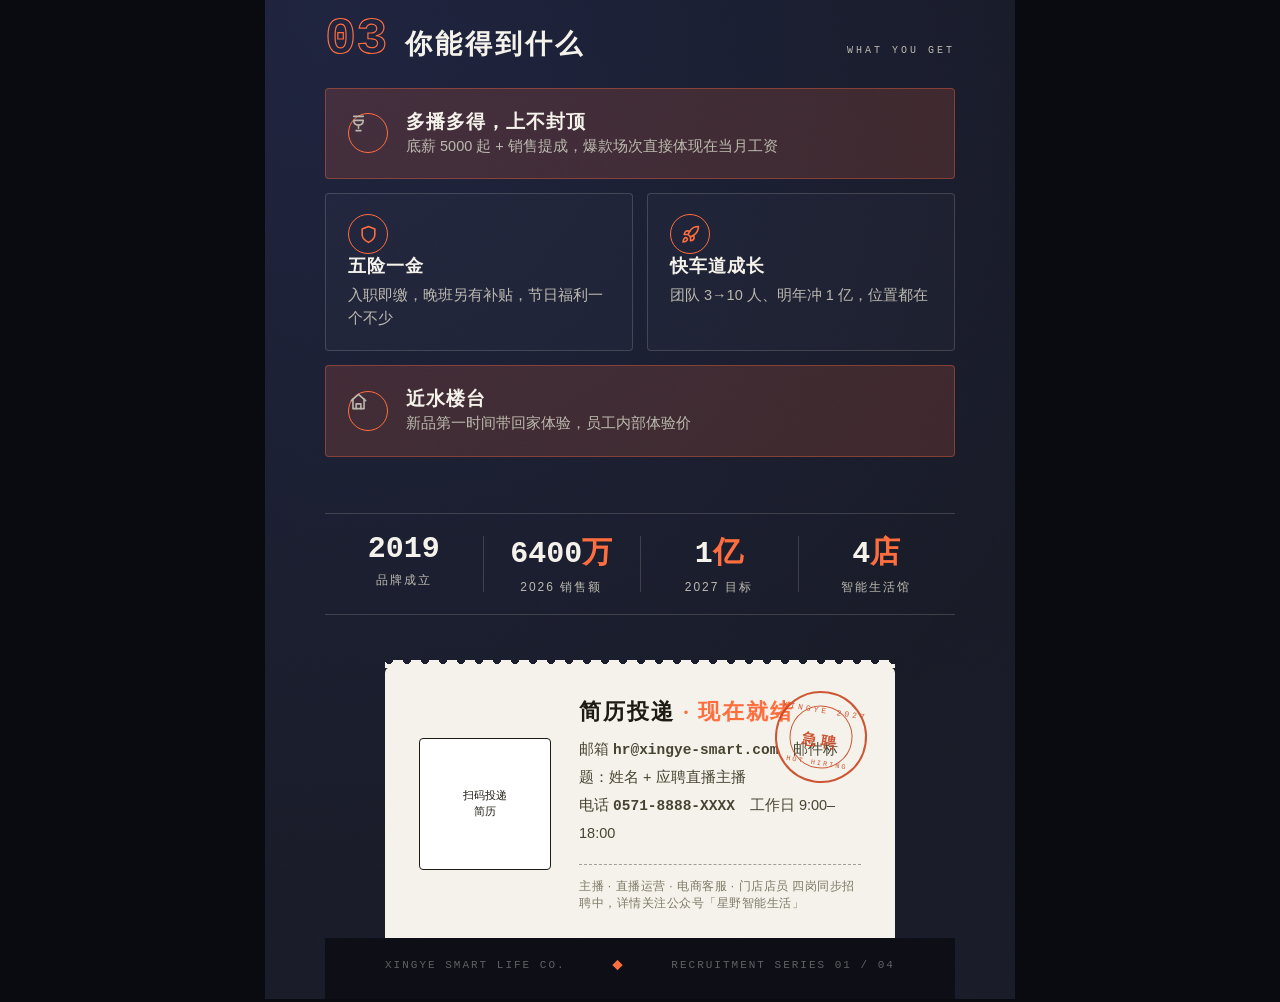
<file: pp/poster-01-zhibo-zhubo.html>
<!DOCTYPE html>
<html lang="zh-CN">
<head>
<meta charset="UTF-8">
<title>星野智能生活 · 01 直播主播</title>
<style>
  :root {
    --paper: #12141d;
    --paper-2: #191c28;
    --ink: #f4f2ea;
    --soft: #b9b7ac;
    --accent: #ff6b3d;
    --accent-dim: rgba(255, 107, 61, 0.16);
    --line: rgba(244, 242, 234, 0.16);
    --serif: "KaiTi", "STKaiti", "Kaiti SC", serif;
    --mono: "Consolas", "JetBrains Mono", monospace;
    --sans: "PingFang SC", "Microsoft YaHei", sans-serif;
  }
  * { margin: 0; padding: 0; box-sizing: border-box; }
  body { background: #0a0b10; font-family: var(--sans); display: flex; justify-content: center; padding: 0; }
  .poster {
    width: 750px; position: relative; overflow: hidden;
    background:
      radial-gradient(circle at 82% 6%, rgba(255, 107, 61, 0.22), transparent 45%),
      radial-gradient(circle at 8% 62%, rgba(90, 110, 255, 0.12), transparent 50%),
      linear-gradient(175deg, var(--paper) 0%, var(--paper-2) 100%);
    color: var(--ink);
  }
  /* 颗粒质感：覆盖全海报的噪点，消除"纯数字感" */
  .grain { position: absolute; inset: 0; opacity: 0.55; pointer-events: none; z-index: 9; mix-blend-mode: overlay;
    background-image: url("data:image/svg+xml,%3Csvg xmlns='http://www.w3.org/2000/svg' width='160' height='160'%3E%3Cfilter id='n'%3E%3CfeTurbulence type='fractalNoise' baseFrequency='0.9' numOctaves='2'/%3E%3C/filter%3E%3Crect width='160' height='160' filter='url(%23n)' opacity='0.18'/%3E%3C/svg%3E"); }
  /* 右侧竖排文字栏：杂志感的系列标识 */
  .rail {
    position: absolute; right: 22px; top: 460px; z-index: 5;
    writing-mode: vertical-rl; letter-spacing: 10px;
    font-family: var(--serif); font-size: 15px; color: rgba(244, 242, 234, 0.4);
  }
  .inner { position: relative; padding: 0 60px; z-index: 2; }

  /* ===== 头部：品牌 + 邮戳 ===== */
  .masthead { display: flex; align-items: flex-start; justify-content: space-between; padding-top: 52px; }
  .brand { display: flex; align-items: center; gap: 16px; }
  .logo {
    width: 56px; height: 56px; border-radius: 2px;
    background: var(--ink); color: #12141d;
    display: flex; align-items: center; justify-content: center;
    font-family: var(--serif); font-size: 30px; font-weight: 700;
  }
  .brand-name { font-size: 23px; font-weight: 800; letter-spacing: 3px; }
  .brand-slogan { font-family: var(--serif); font-size: 13px; color: var(--soft); letter-spacing: 5px; margin-top: 5px; }
  .series {
    text-align: right; font-family: var(--mono); font-size: 11px;
    color: var(--soft); letter-spacing: 2px; line-height: 1.9;
  }
  .series b { color: var(--accent); font-size: 13px; }

  /* ===== 英文眉题 ===== */
  .eyebrow {
    margin-top: 66px; display: flex; align-items: center; gap: 16px;
    font-family: var(--mono); font-size: 12px; letter-spacing: 4px; color: var(--soft);
  }
  .eyebrow::after { content: ""; flex: 1; height: 1px; background: var(--line); }
  .eyebrow .no { color: var(--accent); font-weight: 700; }

  /* ===== 主标题：重黑体 + 楷体点睛 + 手绘圈 ===== */
  .hero { position: relative; margin-top: 14px; }
  .ghost {
    position: absolute; right: -10px; top: -74px; z-index: 0;
    font-family: var(--mono); font-size: 300px; font-weight: 700; line-height: 1;
    color: transparent; -webkit-text-stroke: 1px rgba(244, 242, 234, 0.10);
    letter-spacing: -14px; user-select: none;
  }
  .hero h1 {
    position: relative; z-index: 1;
    font-size: 118px; font-weight: 900; letter-spacing: 6px; line-height: 1.02;
    text-shadow: 0 10px 50px rgba(0, 0, 0, 0.45);
  }
  .hero h1 .accent-char {
    font-family: var(--serif); font-weight: 700; color: var(--accent);
    position: relative; display: inline-block; margin-left: 6px;
  }
  .accent-char svg { position: absolute; left: -10px; top: -14px; width: calc(100% + 20px); height: calc(100% + 30px); }
  .hero .lede {
    position: relative; z-index: 1; margin-top: 26px;
    font-family: var(--serif); font-size: 25px; line-height: 1.75; color: var(--ink); max-width: 560px;
  }
  .lede .mark {
    background: linear-gradient(transparent 62%, var(--accent-dim) 62%, var(--accent-dim) 94%, transparent 94%);
    padding: 0 2px;
  }

  /* ===== 薪资便签：微旋转贴纸 ===== */
  .salary-tag {
    display: inline-flex; align-items: baseline; gap: 14px;
    margin-top: 34px; transform: rotate(-1.6deg);
    background: var(--ink); color: #12141d;
    padding: 16px 26px; border-radius: 4px;
    box-shadow: 4px 6px 0 rgba(255, 107, 61, 0.35), 0 12px 30px rgba(0, 0, 0, 0.4);
  }
  .salary-tag .amount { font-family: var(--mono); font-size: 34px; font-weight: 700; letter-spacing: -1px; }
  .salary-tag .unit { font-size: 13px; font-weight: 600; color: #565144; letter-spacing: 1px; }

  /* ===== 信息表：编辑式行表 ===== */
  .facts { margin-top: 44px; border-top: 1px solid var(--line); }
  .fact {
    display: flex; align-items: baseline; padding: 15px 0;
    border-bottom: 1px solid var(--line);
  }
  .fact dt {
    width: 120px; flex: none; font-family: var(--serif); font-size: 16px;
    color: var(--soft); letter-spacing: 4px;
  }
  .fact dd { font-size: 18px; font-weight: 600; letter-spacing: 1px; }
  .fact dd small { font-size: 13px; color: var(--soft); font-weight: 400; margin-left: 10px; letter-spacing: 0; }
  .fact dd .hl { color: var(--accent); }

  /* ===== 章节：大编号 + 标题 ===== */
  .section { margin-top: 56px; }
  .sec-head { display: flex; align-items: baseline; gap: 18px; margin-bottom: 22px; }
  .sec-no {
    font-family: var(--mono); font-size: 52px; font-weight: 700; line-height: 1;
    color: transparent; -webkit-text-stroke: 1.2px var(--accent);
  }
  .sec-title { font-size: 27px; font-weight: 800; letter-spacing: 3px; }
  .sec-en { font-family: var(--mono); font-size: 10px; color: var(--soft); letter-spacing: 3px; margin-left: auto; }

  .duty-list { counter-reset: duty; }
  .duty {
    display: flex; gap: 20px; padding: 17px 0;
    border-bottom: 1px dashed var(--line); align-items: baseline;
  }
  .duty:first-child { border-top: 1px dashed var(--line); }
  .duty .idx { font-family: var(--mono); font-size: 13px; color: var(--accent); flex: none; width: 30px; }
  .duty p { font-size: 17.5px; line-height: 1.65; color: var(--soft); }
  .duty p b { color: var(--ink); font-weight: 700; }

  /* ===== 福利：非均匀 bento ===== */
  .perks { display: grid; grid-template-columns: 1fr 1fr; gap: 14px; }
  .perk {
    border: 1px solid var(--line); border-radius: 4px; padding: 20px 22px;
    position: relative; background: rgba(255, 255, 255, 0.02);
  }
  .perk.wide { grid-column: 1 / -1; display: flex; align-items: center; gap: 18px;
    background: var(--accent-dim); border-color: rgba(255, 107, 61, 0.35); }
  .p-ic {
    width: 40px; height: 40px; flex: none; border-radius: 50%;
    border: 1.2px solid var(--accent); color: var(--accent);
    display: flex; align-items: center; justify-content: center;
  }
  .p-ic svg { width: 19px; height: 19px; }
  .perk b { display: block; font-size: 18px; margin-bottom: 6px; letter-spacing: 1px; }
  .perk span { font-size: 14.5px; line-height: 1.6; color: var(--soft); }
  .perk.wide b { margin-bottom: 0; font-size: 19px; }
  .perk.wide span { display: inline; }
  .perk.wide .pw-text { flex: 1; }

  /* ===== 数据跑马条 ===== */
  .ticker {
    margin-top: 56px; border-top: 1px solid var(--line); border-bottom: 1px solid var(--line);
    padding: 18px 0; display: flex; justify-content: space-between;
  }
  .ticker div { text-align: center; flex: 1; position: relative; }
  .ticker div + div::before { content: ""; position: absolute; left: 0; top: 4px; bottom: 4px; width: 1px; background: var(--line); }
  .ticker b { display: block; font-family: var(--mono); font-size: 30px; font-weight: 700; color: var(--ink); }
  .ticker b i { font-style: normal; color: var(--accent); }
  .ticker span { font-size: 12px; color: var(--soft); letter-spacing: 2px; margin-top: 6px; display: block; }

  /* ===== 票据式页脚：撕边 ===== */
  .stub { margin-top: 52px; margin-bottom: 0; position: relative; }
  .stub-inner {
    margin: 0 60px;
    background: var(--ink); color: #1c1a12; border-radius: 6px 6px 0 0;
    padding: 30px 34px 26px; display: flex; gap: 28px; align-items: center;
    position: relative;
  }
  .stub-inner::before {
    content: ""; position: absolute; top: -7px; left: 0; right: 0; height: 8px;
    background-image: radial-gradient(circle at 4px 0, transparent 4px, var(--ink) 4px);
    background-size: 18px 8px; background-repeat: repeat-x;
  }
  .stub-qr {
    width: 132px; height: 132px; flex: none; background: #fff;
    border: 1.5px solid #1c1a12; border-radius: 4px;
    display: flex; align-items: center; justify-content: center;
    font-family: var(--mono); font-size: 11px; color: #1c1a12; text-align: center; line-height: 1.5;
  }
  .stub-main { flex: 1; }
  .stub-main h3 { font-size: 22px; font-weight: 900; letter-spacing: 2px; }
  .stub-main h3 em { font-style: normal; font-family: var(--serif); color: var(--accent); }
  .stub-main p { font-size: 14.5px; line-height: 1.9; color: #44412f; margin-top: 9px; }
  .stub-main p b { font-family: var(--mono); font-weight: 700; }
  .stub-foot {
    border-top: 1px dashed rgba(28, 26, 18, 0.4); margin-top: 16px; padding-top: 13px;
    font-size: 12px; color: #7a7663; letter-spacing: 0.5px;
  }
  .stamp {
    position: absolute; right: 26px; top: 22px; transform: rotate(9deg);
    opacity: 0.9;
  }
  .stamp text { font-family: var(--mono); }
  .colophon {
    background: #0d0e15; padding: 20px 60px 26px;
    display: flex; justify-content: space-between; align-items: center;
    font-family: var(--mono); font-size: 11px; color: rgba(244, 242, 234, 0.35); letter-spacing: 2px;
  }
  .colophon .dot { color: var(--accent); }
</style>
</head>
<body>
<div class="poster">
  <div class="grain"></div>
  <div class="rail">星野智能生活 · 二〇二七扩张计划</div>
  <div class="inner">

    <header class="masthead">
      <div class="brand">
        <div class="logo">星</div>
        <div>
          <div class="brand-name">星野智能生活</div>
          <div class="brand-slogan">好用 · 好看 · 不冰冷</div>
        </div>
      </div>
      <div class="series">XINGYE SMART LIFE<br><b>WE'RE HIRING · 2027</b></div>
    </header>

    <div class="eyebrow">POSITION <span class="no">No.01</span></div>

    <div class="hero">
      <div class="ghost">01</div>
      <h1>直播<span class="accent-char">主<svg viewBox="0 0 100 100" fill="none" preserveAspectRatio="none"><path d="M12,52 C8,22 38,8 62,10 C92,12 98,42 94,66 C90,90 58,96 34,92 C10,88 4,72 8,54" stroke="#ff6b3d" stroke-width="2.5" stroke-linecap="round" opacity="0.9"/></svg></span>播</h1>
      <p class="lede">把智能家居<span class="mark">讲成生活本身</span>——在镜头前，带一百万个家庭把日子过得更聪明一点。</p>
      <div class="salary-tag">
        <span class="amount">5,000–8,000</span>
        <span class="unit">元/月<br>底薪 + 销售提成</span>
      </div>
    </div>

    <dl class="facts">
      <div class="fact"><dt>招聘人数</dt><dd>3 人<small>直播团队 3 → 10 人扩编</small></dd></div>
      <div class="fact"><dt>工作地点</dt><dd>杭州<small>电商总部</small></dd></div>
      <div class="fact"><dt>工作时间</dt><dd>排班制 <span class="hl">· 含晚班</span><small>直播黄金时段在晚间，晚班另有补贴</small></dd></div>
      <div class="fact"><dt>适合的人</dt><dd>20–30 岁 · 表达欲强 · 镜头感好</dd></div>
    </dl>

    <section class="section">
      <div class="sec-head">
        <span class="sec-no">01</span>
        <h2 class="sec-title">你要做的事</h2>
        <span class="sec-en">WHAT YOU'LL DO</span>
      </div>
      <div class="duty-list">
        <div class="duty"><span class="idx">A.</span><p><b>出镜直播</b>，讲解演示智能家居产品——扫地机器人、智能灯光、安防套件，把参数讲成生活场景</p></div>
        <div class="duty"><span class="idx">B.</span><p>与粉丝实时互动答疑，<b>引导下单</b>，稳住直播间氛围</p></div>
        <div class="duty"><span class="idx">C.</span><p>参与直播脚本策划与选品排期，和运营一起打磨每场节奏</p></div>
        <div class="duty"><span class="idx">D.</span><p>复盘每场数据（观看 · 转化 · 停留），持续迭代自己的风格</p></div>
      </div>
    </section>

    <section class="section">
      <div class="sec-head">
        <span class="sec-no">02</span>
        <h2 class="sec-title">我们希望你是</h2>
        <span class="sec-en">WHO YOU ARE</span>
      </div>
      <div class="duty-list">
        <div class="duty"><span class="idx">A.</span><p><b>表达欲强、镜头感好</b>，普通话流利，敢说也爱说</p></div>
        <div class="duty"><span class="idx">B.</span><p>懂直播、爱科技生活，自己就是智能家居用户更佳</p></div>
        <div class="duty"><span class="idx">C.</span><p>有直播 / 短视频出镜经验者优先——<b>热爱就是最好的经验</b></p></div>
      </div>
    </section>

    <section class="section">
      <div class="sec-head">
        <span class="sec-no">03</span>
        <h2 class="sec-title">你能得到什么</h2>
        <span class="sec-en">WHAT YOU GET</span>
      </div>
      <div class="perks">
        <div class="perk wide">
          <span class="p-ic"><svg viewBox="0 0 24 24" fill="none" stroke="currentColor" stroke-width="2" stroke-linecap="round" stroke-linejoin="round"><path d="M6 3h12M6 8h12M6 8c0 4 2.5 6 6 6s6-2 6-6"/><path d="M12 14v4M9 21h6"/></svg></span>
          <div class="pw-text"><b>多播多得，上不封顶</b><span>底薪 5000 起 + 销售提成，爆款场次直接体现在当月工资</span></div>
        </div>
        <div class="perk">
          <div class="p-ic"><svg viewBox="0 0 24 24" fill="none" stroke="currentColor" stroke-width="2" stroke-linecap="round" stroke-linejoin="round"><path d="M12 22s8-4 8-10V5l-8-3-8 3v7c0 6 8 10 8 10z"/></svg></div>
          <b>五险一金</b><span>入职即缴，晚班另有补贴，节日福利一个不少</span>
        </div>
        <div class="perk">
          <div class="p-ic"><svg viewBox="0 0 24 24" fill="none" stroke="currentColor" stroke-width="2" stroke-linecap="round" stroke-linejoin="round"><path d="M4.5 16.5c-1.5 1.26-2 5-2 5s3.74-.5 5-2c.71-.84.7-2.13-.09-2.91a2.18 2.18 0 0 0-2.91 0z"/><path d="M12 15l-3-3a22 22 0 0 1 2-3.95A12.88 12.88 0 0 1 22 2c0 2.72-.78 7.5-6 11a22.35 22.35 0 0 1-4 2z"/><path d="M9 12H4s.55-3.03 2-4c1.62-1.08 5 0 5 0"/><path d="M12 15v5s3.03-.55 4-2c1.08-1.62 0-5 0-5"/></svg></div>
          <b>快车道成长</b><span>团队 3→10 人、明年冲 1 亿，位置都在</span>
        </div>
        <div class="perk wide">
          <span class="p-ic"><svg viewBox="0 0 24 24" fill="none" stroke="currentColor" stroke-width="2" stroke-linecap="round" stroke-linejoin="round"><path d="M3 11l9-8 9 8"/><path d="M5 9v12h14V9"/><path d="M9 21v-6h6v6"/></svg></span>
          <div class="pw-text"><b>近水楼台</b><span>新品第一时间带回家体验，员工内部体验价</span></div>
        </div>
      </div>
    </section>

    <div class="ticker">
      <div><b>2019</b><span>品牌成立</span></div>
      <div><b>6400<i>万</i></b><span>2026 销售额</span></div>
      <div><b>1<i>亿</i></b><span>2027 目标</span></div>
      <div><b>4<i>店</i></b><span>智能生活馆</span></div>
    </div>

    <footer class="stub">
      <div class="stub-inner">
        <div class="stub-qr">扫码投递<br>简历</div>
        <div class="stub-main">
          <h3>简历投递 <em>· 现在就绪</em></h3>
          <p>邮箱 <b>hr@xingye-smart.com</b>　邮件标题：姓名 + 应聘直播主播<br>电话 <b>0571-8888-XXXX</b>　工作日 9:00–18:00</p>
          <div class="stub-foot">主播 · 直播运营 · 电商客服 · 门店店员 四岗同步招聘中，详情关注公众号「星野智能生活」</div>
        </div>
        <svg class="stamp" width="96" height="96" viewBox="0 0 96 96">
          <circle cx="48" cy="48" r="45" fill="none" stroke="#c8431f" stroke-width="2"/>
          <circle cx="48" cy="48" r="31" fill="none" stroke="#c8431f" stroke-width="1"/>
          <text x="48" y="24" text-anchor="middle" font-size="8" fill="#c8431f" letter-spacing="3">XINGYE 2027</text>
          <text x="48" y="57" text-anchor="middle" font-size="15" font-weight="bold" fill="#c8431f" letter-spacing="4">急聘</text>
          <text x="48" y="76" text-anchor="middle" font-size="7" fill="#c8431f" letter-spacing="2">HOT HIRING</text>
        </svg>
      </div>
      <div class="colophon">
        <span>XINGYE SMART LIFE CO.</span>
        <span class="dot">◆</span>
        <span>RECRUITMENT SERIES 01 / 04</span>
      </div>
    </footer>

  </div>
</div>
</body>
</html>
</file>
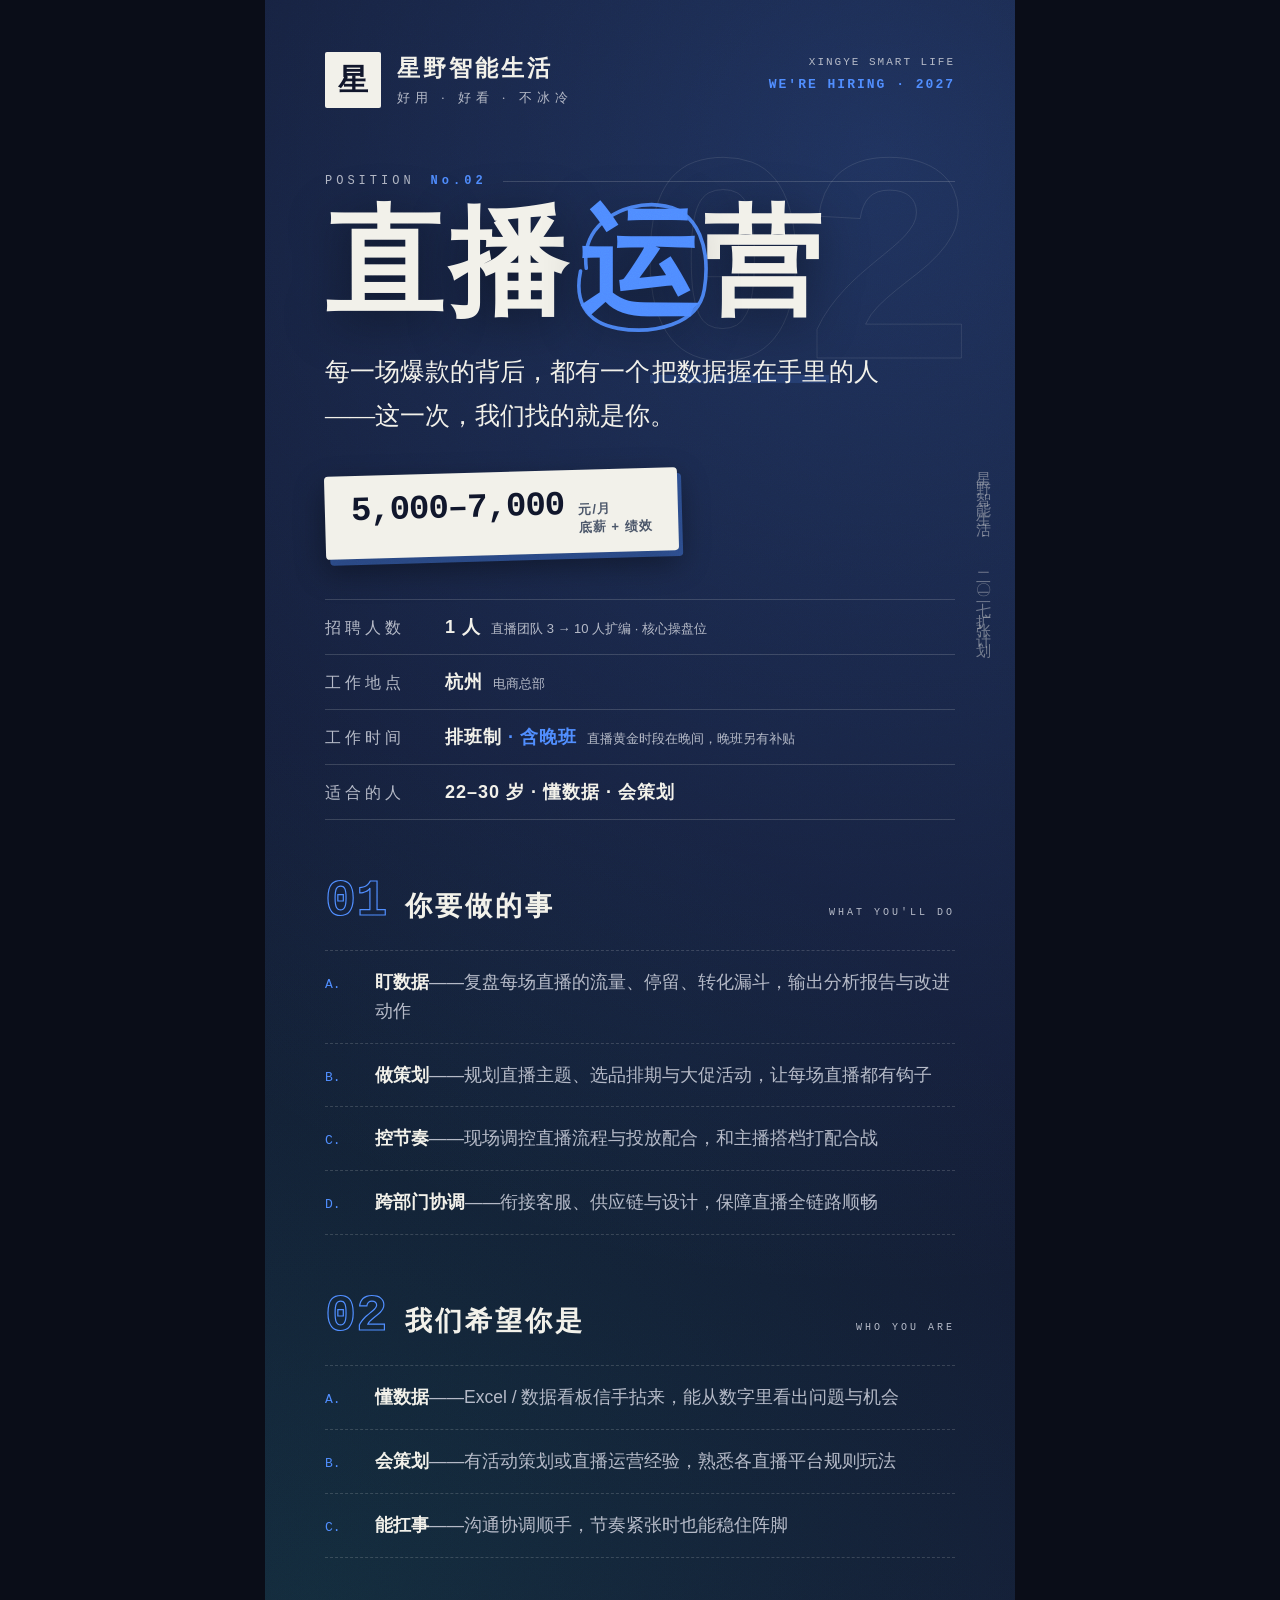
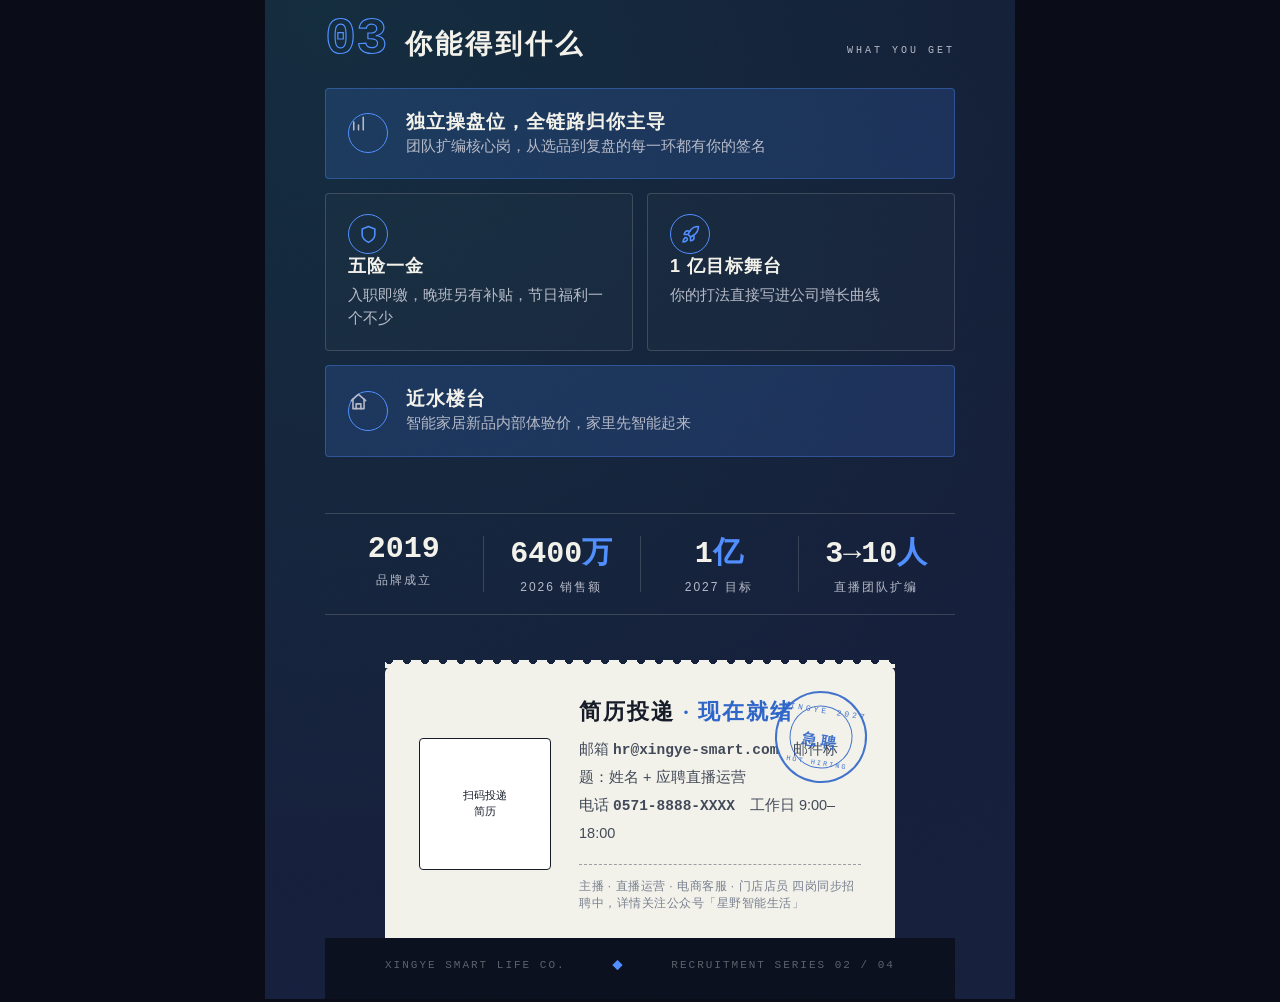
<file: pp/poster-02-zhibo-yunying.html>
<!DOCTYPE html>
<html lang="zh-CN">
<head>
<meta charset="UTF-8">
<title>星野智能生活 · 02 直播运营</title>
<style>
  :root {
    --paper: #10162b;
    --paper-2: #16203c;
    --ink: #f2f1ea;
    --soft: #b3b8c6;
    --accent: #4f8cff;
    --accent-deep: #2d63c8;
    --accent-dim: rgba(79, 140, 255, 0.16);
    --line: rgba(242, 241, 234, 0.16);
    --serif: "KaiTi", "STKaiti", "Kaiti SC", serif;
    --mono: "Consolas", "JetBrains Mono", monospace;
    --sans: "PingFang SC", "Microsoft YaHei", sans-serif;
  }
  * { margin: 0; padding: 0; box-sizing: border-box; }
  body { background: #0a0d18; font-family: var(--sans); display: flex; justify-content: center; padding: 0; }
  .poster {
    width: 750px; position: relative; overflow: hidden;
    background:
      radial-gradient(circle at 82% 6%, rgba(79, 140, 255, 0.24), transparent 45%),
      radial-gradient(circle at 8% 62%, rgba(16, 185, 129, 0.10), transparent 50%),
      linear-gradient(175deg, var(--paper) 0%, var(--paper-2) 100%);
    color: var(--ink);
  }
  .grain { position: absolute; inset: 0; opacity: 0.55; pointer-events: none; z-index: 9; mix-blend-mode: overlay;
    background-image: url("data:image/svg+xml,%3Csvg xmlns='http://www.w3.org/2000/svg' width='160' height='160'%3E%3Cfilter id='n'%3E%3CfeTurbulence type='fractalNoise' baseFrequency='0.9' numOctaves='2'/%3E%3C/filter%3E%3Crect width='160' height='160' filter='url(%23n)' opacity='0.18'/%3E%3C/svg%3E"); }
  .rail {
    position: absolute; right: 22px; top: 460px; z-index: 5;
    writing-mode: vertical-rl; letter-spacing: 10px;
    font-family: var(--serif); font-size: 15px; color: rgba(242, 241, 234, 0.4);
  }
  .inner { position: relative; padding: 0 60px; z-index: 2; }

  .masthead { display: flex; align-items: flex-start; justify-content: space-between; padding-top: 52px; }
  .brand { display: flex; align-items: center; gap: 16px; }
  .logo {
    width: 56px; height: 56px; border-radius: 2px;
    background: var(--ink); color: #10162b;
    display: flex; align-items: center; justify-content: center;
    font-family: var(--serif); font-size: 30px; font-weight: 700;
  }
  .brand-name { font-size: 23px; font-weight: 800; letter-spacing: 3px; }
  .brand-slogan { font-family: var(--serif); font-size: 13px; color: var(--soft); letter-spacing: 5px; margin-top: 5px; }
  .series { text-align: right; font-family: var(--mono); font-size: 11px; color: var(--soft); letter-spacing: 2px; line-height: 1.9; }
  .series b { color: var(--accent); font-size: 13px; }

  .eyebrow { margin-top: 66px; display: flex; align-items: center; gap: 16px; font-family: var(--mono); font-size: 12px; letter-spacing: 4px; color: var(--soft); }
  .eyebrow::after { content: ""; flex: 1; height: 1px; background: var(--line); }
  .eyebrow .no { color: var(--accent); font-weight: 700; }

  .hero { position: relative; margin-top: 14px; }
  .ghost {
    position: absolute; right: -10px; top: -74px; z-index: 0;
    font-family: var(--mono); font-size: 300px; font-weight: 700; line-height: 1;
    color: transparent; -webkit-text-stroke: 1px rgba(242, 241, 234, 0.10);
    letter-spacing: -14px; user-select: none;
  }
  .hero h1 {
    position: relative; z-index: 1;
    font-size: 118px; font-weight: 900; letter-spacing: 6px; line-height: 1.02;
    text-shadow: 0 10px 50px rgba(0, 0, 0, 0.45);
  }
  .hero h1 .accent-char {
    font-family: var(--serif); font-weight: 700; color: var(--accent);
    position: relative; display: inline-block; margin-left: 6px;
  }
  .accent-char svg { position: absolute; left: -10px; top: -14px; width: calc(100% + 20px); height: calc(100% + 30px); }
  .hero .lede {
    position: relative; z-index: 1; margin-top: 26px;
    font-family: var(--serif); font-size: 25px; line-height: 1.75; color: var(--ink); max-width: 560px;
  }
  .lede .mark {
    background: linear-gradient(transparent 62%, var(--accent-dim) 62%, var(--accent-dim) 94%, transparent 94%);
    padding: 0 2px;
  }

  .salary-tag {
    display: inline-flex; align-items: baseline; gap: 14px;
    margin-top: 34px; transform: rotate(-1.6deg);
    background: var(--ink); color: #10162b;
    padding: 16px 26px; border-radius: 4px;
    box-shadow: 4px 6px 0 rgba(79, 140, 255, 0.4), 0 12px 30px rgba(0, 0, 0, 0.4);
  }
  .salary-tag .amount { font-family: var(--mono); font-size: 34px; font-weight: 700; letter-spacing: -1px; }
  .salary-tag .unit { font-size: 13px; font-weight: 600; color: #4a5568; letter-spacing: 1px; }

  .facts { margin-top: 44px; border-top: 1px solid var(--line); }
  .fact { display: flex; align-items: baseline; padding: 15px 0; border-bottom: 1px solid var(--line); }
  .fact dt { width: 120px; flex: none; font-family: var(--serif); font-size: 16px; color: var(--soft); letter-spacing: 4px; }
  .fact dd { font-size: 18px; font-weight: 600; letter-spacing: 1px; }
  .fact dd small { font-size: 13px; color: var(--soft); font-weight: 400; margin-left: 10px; letter-spacing: 0; }
  .fact dd .hl { color: var(--accent); }

  .section { margin-top: 56px; }
  .sec-head { display: flex; align-items: baseline; gap: 18px; margin-bottom: 22px; }
  .sec-no { font-family: var(--mono); font-size: 52px; font-weight: 700; line-height: 1; color: transparent; -webkit-text-stroke: 1.2px var(--accent); }
  .sec-title { font-size: 27px; font-weight: 800; letter-spacing: 3px; }
  .sec-en { font-family: var(--mono); font-size: 10px; color: var(--soft); letter-spacing: 3px; margin-left: auto; }

  .duty { display: flex; gap: 20px; padding: 17px 0; border-bottom: 1px dashed var(--line); align-items: baseline; }
  .duty:first-child { border-top: 1px dashed var(--line); }
  .duty .idx { font-family: var(--mono); font-size: 13px; color: var(--accent); flex: none; width: 30px; }
  .duty p { font-size: 17.5px; line-height: 1.65; color: var(--soft); }
  .duty p b { color: var(--ink); font-weight: 700; }

  .perks { display: grid; grid-template-columns: 1fr 1fr; gap: 14px; }
  .perk { border: 1px solid var(--line); border-radius: 4px; padding: 20px 22px; position: relative; background: rgba(255, 255, 255, 0.02); }
  .perk.wide { grid-column: 1 / -1; display: flex; align-items: center; gap: 18px; background: var(--accent-dim); border-color: rgba(79, 140, 255, 0.35); }
  .p-ic { width: 40px; height: 40px; flex: none; border-radius: 50%; border: 1.2px solid var(--accent); color: var(--accent); display: flex; align-items: center; justify-content: center; }
  .p-ic svg { width: 19px; height: 19px; }
  .perk b { display: block; font-size: 18px; margin-bottom: 6px; letter-spacing: 1px; }
  .perk span { font-size: 14.5px; line-height: 1.6; color: var(--soft); }
  .perk.wide b { margin-bottom: 0; font-size: 19px; }
  .perk.wide span { display: inline; }
  .perk.wide .pw-text { flex: 1; }

  .ticker { margin-top: 56px; border-top: 1px solid var(--line); border-bottom: 1px solid var(--line); padding: 18px 0; display: flex; justify-content: space-between; }
  .ticker div { text-align: center; flex: 1; position: relative; }
  .ticker div + div::before { content: ""; position: absolute; left: 0; top: 4px; bottom: 4px; width: 1px; background: var(--line); }
  .ticker b { display: block; font-family: var(--mono); font-size: 30px; font-weight: 700; color: var(--ink); }
  .ticker b i { font-style: normal; color: var(--accent); }
  .ticker span { font-size: 12px; color: var(--soft); letter-spacing: 2px; margin-top: 6px; display: block; }

  .stub { margin-top: 52px; margin-bottom: 0; position: relative; }
  .stub-inner {
    margin: 0 60px;
    background: var(--ink); color: #161b28; border-radius: 6px 6px 0 0;
    padding: 30px 34px 26px; display: flex; gap: 28px; align-items: center;
    position: relative;
  }
  .stub-inner::before {
    content: ""; position: absolute; top: -7px; left: 0; right: 0; height: 8px;
    background-image: radial-gradient(circle at 4px 0, transparent 4px, var(--ink) 4px);
    background-size: 18px 8px; background-repeat: repeat-x;
  }
  .stub-qr { width: 132px; height: 132px; flex: none; background: #fff; border: 1.5px solid #161b28; border-radius: 4px; display: flex; align-items: center; justify-content: center; font-family: var(--mono); font-size: 11px; color: #161b28; text-align: center; line-height: 1.5; }
  .stub-main { flex: 1; }
  .stub-main h3 { font-size: 22px; font-weight: 900; letter-spacing: 2px; }
  .stub-main h3 em { font-style: normal; font-family: var(--serif); color: var(--accent-deep); }
  .stub-main p { font-size: 14.5px; line-height: 1.9; color: #3f4756; margin-top: 9px; }
  .stub-main p b { font-family: var(--mono); font-weight: 700; }
  .stub-foot { border-top: 1px dashed rgba(22, 27, 40, 0.4); margin-top: 16px; padding-top: 13px; font-size: 12px; color: #757d8d; letter-spacing: 0.5px; }
  .stamp { position: absolute; right: 26px; top: 22px; transform: rotate(9deg); opacity: 0.9; }
  .stamp text { font-family: var(--mono); }
  .colophon {
    background: #0b101f; padding: 20px 60px 26px;
    display: flex; justify-content: space-between; align-items: center;
    font-family: var(--mono); font-size: 11px; color: rgba(242, 241, 234, 0.35); letter-spacing: 2px;
  }
  .colophon .dot { color: var(--accent); }
</style>
</head>
<body>
<div class="poster">
  <div class="grain"></div>
  <div class="rail">星野智能生活 · 二〇二七扩张计划</div>
  <div class="inner">

    <header class="masthead">
      <div class="brand">
        <div class="logo">星</div>
        <div>
          <div class="brand-name">星野智能生活</div>
          <div class="brand-slogan">好用 · 好看 · 不冰冷</div>
        </div>
      </div>
      <div class="series">XINGYE SMART LIFE<br><b>WE'RE HIRING · 2027</b></div>
    </header>

    <div class="eyebrow">POSITION <span class="no">No.02</span></div>

    <div class="hero">
      <div class="ghost">02</div>
      <h1>直播<span class="accent-char">运<svg viewBox="0 0 100 100" fill="none" preserveAspectRatio="none"><path d="M12,52 C8,22 38,8 62,10 C92,12 98,42 94,66 C90,90 58,96 34,92 C10,88 4,72 8,54" stroke="#4f8cff" stroke-width="2.5" stroke-linecap="round" opacity="0.9"/></svg></span>营</h1>
      <p class="lede">每一场爆款的背后，都有一个<span class="mark">把数据握在手里</span>的人——这一次，我们找的就是你。</p>
      <div class="salary-tag">
        <span class="amount">5,000–7,000</span>
        <span class="unit">元/月<br>底薪 + 绩效</span>
      </div>
    </div>

    <dl class="facts">
      <div class="fact"><dt>招聘人数</dt><dd>1 人<small>直播团队 3 → 10 人扩编 · 核心操盘位</small></dd></div>
      <div class="fact"><dt>工作地点</dt><dd>杭州<small>电商总部</small></dd></div>
      <div class="fact"><dt>工作时间</dt><dd>排班制 <span class="hl">· 含晚班</span><small>直播黄金时段在晚间，晚班另有补贴</small></dd></div>
      <div class="fact"><dt>适合的人</dt><dd>22–30 岁 · 懂数据 · 会策划</dd></div>
    </dl>

    <section class="section">
      <div class="sec-head">
        <span class="sec-no">01</span>
        <h2 class="sec-title">你要做的事</h2>
        <span class="sec-en">WHAT YOU'LL DO</span>
      </div>
      <div>
        <div class="duty"><span class="idx">A.</span><p><b>盯数据</b>——复盘每场直播的流量、停留、转化漏斗，输出分析报告与改进动作</p></div>
        <div class="duty"><span class="idx">B.</span><p><b>做策划</b>——规划直播主题、选品排期与大促活动，让每场直播都有钩子</p></div>
        <div class="duty"><span class="idx">C.</span><p><b>控节奏</b>——现场调控直播流程与投放配合，和主播搭档打配合战</p></div>
        <div class="duty"><span class="idx">D.</span><p><b>跨部门协调</b>——衔接客服、供应链与设计，保障直播全链路顺畅</p></div>
      </div>
    </section>

    <section class="section">
      <div class="sec-head">
        <span class="sec-no">02</span>
        <h2 class="sec-title">我们希望你是</h2>
        <span class="sec-en">WHO YOU ARE</span>
      </div>
      <div>
        <div class="duty"><span class="idx">A.</span><p><b>懂数据</b>——Excel / 数据看板信手拈来，能从数字里看出问题与机会</p></div>
        <div class="duty"><span class="idx">B.</span><p><b>会策划</b>——有活动策划或直播运营经验，熟悉各直播平台规则玩法</p></div>
        <div class="duty"><span class="idx">C.</span><p><b>能扛事</b>——沟通协调顺手，节奏紧张时也能稳住阵脚</p></div>
      </div>
    </section>

    <section class="section">
      <div class="sec-head">
        <span class="sec-no">03</span>
        <h2 class="sec-title">你能得到什么</h2>
        <span class="sec-en">WHAT YOU GET</span>
      </div>
      <div class="perks">
        <div class="perk wide">
          <span class="p-ic"><svg viewBox="0 0 24 24" fill="none" stroke="currentColor" stroke-width="2" stroke-linecap="round" stroke-linejoin="round"><path d="M12 20v-6M6 20V10M18 20V4"/></svg></span>
          <div class="pw-text"><b>独立操盘位，全链路归你主导</b><span>团队扩编核心岗，从选品到复盘的每一环都有你的签名</span></div>
        </div>
        <div class="perk">
          <div class="p-ic"><svg viewBox="0 0 24 24" fill="none" stroke="currentColor" stroke-width="2" stroke-linecap="round" stroke-linejoin="round"><path d="M12 22s8-4 8-10V5l-8-3-8 3v7c0 6 8 10 8 10z"/></svg></div>
          <b>五险一金</b><span>入职即缴，晚班另有补贴，节日福利一个不少</span>
        </div>
        <div class="perk">
          <div class="p-ic"><svg viewBox="0 0 24 24" fill="none" stroke="currentColor" stroke-width="2" stroke-linecap="round" stroke-linejoin="round"><path d="M4.5 16.5c-1.5 1.26-2 5-2 5s3.74-.5 5-2c.71-.84.7-2.13-.09-2.91a2.18 2.18 0 0 0-2.91 0z"/><path d="M12 15l-3-3a22 22 0 0 1 2-3.95A12.88 12.88 0 0 1 22 2c0 2.72-.78 7.5-6 11a22.35 22.35 0 0 1-4 2z"/><path d="M9 12H4s.55-3.03 2-4c1.62-1.08 5 0 5 0"/><path d="M12 15v5s3.03-.55 4-2c1.08-1.62 0-5 0-5"/></svg></div>
          <b>1 亿目标舞台</b><span>你的打法直接写进公司增长曲线</span>
        </div>
        <div class="perk wide">
          <span class="p-ic"><svg viewBox="0 0 24 24" fill="none" stroke="currentColor" stroke-width="2" stroke-linecap="round" stroke-linejoin="round"><path d="M3 11l9-8 9 8"/><path d="M5 9v12h14V9"/><path d="M9 21v-6h6v6"/></svg></span>
          <div class="pw-text"><b>近水楼台</b><span>智能家居新品内部体验价，家里先智能起来</span></div>
        </div>
      </div>
    </section>

    <div class="ticker">
      <div><b>2019</b><span>品牌成立</span></div>
      <div><b>6400<i>万</i></b><span>2026 销售额</span></div>
      <div><b>1<i>亿</i></b><span>2027 目标</span></div>
      <div><b>3→10<i>人</i></b><span>直播团队扩编</span></div>
    </div>

    <footer class="stub">
      <div class="stub-inner">
        <div class="stub-qr">扫码投递<br>简历</div>
        <div class="stub-main">
          <h3>简历投递 <em>· 现在就绪</em></h3>
          <p>邮箱 <b>hr@xingye-smart.com</b>　邮件标题：姓名 + 应聘直播运营<br>电话 <b>0571-8888-XXXX</b>　工作日 9:00–18:00</p>
          <div class="stub-foot">主播 · 直播运营 · 电商客服 · 门店店员 四岗同步招聘中，详情关注公众号「星野智能生活」</div>
        </div>
        <svg class="stamp" width="96" height="96" viewBox="0 0 96 96">
          <circle cx="48" cy="48" r="45" fill="none" stroke="#2d63c8" stroke-width="2"/>
          <circle cx="48" cy="48" r="31" fill="none" stroke="#2d63c8" stroke-width="1"/>
          <text x="48" y="24" text-anchor="middle" font-size="8" fill="#2d63c8" letter-spacing="3">XINGYE 2027</text>
          <text x="48" y="57" text-anchor="middle" font-size="15" font-weight="bold" fill="#2d63c8" letter-spacing="4">急聘</text>
          <text x="48" y="76" text-anchor="middle" font-size="7" fill="#2d63c8" letter-spacing="2">HOT HIRING</text>
        </svg>
      </div>
      <div class="colophon">
        <span>XINGYE SMART LIFE CO.</span>
        <span class="dot">◆</span>
        <span>RECRUITMENT SERIES 02 / 04</span>
      </div>
    </footer>

  </div>
</div>
</body>
</html>
</file>
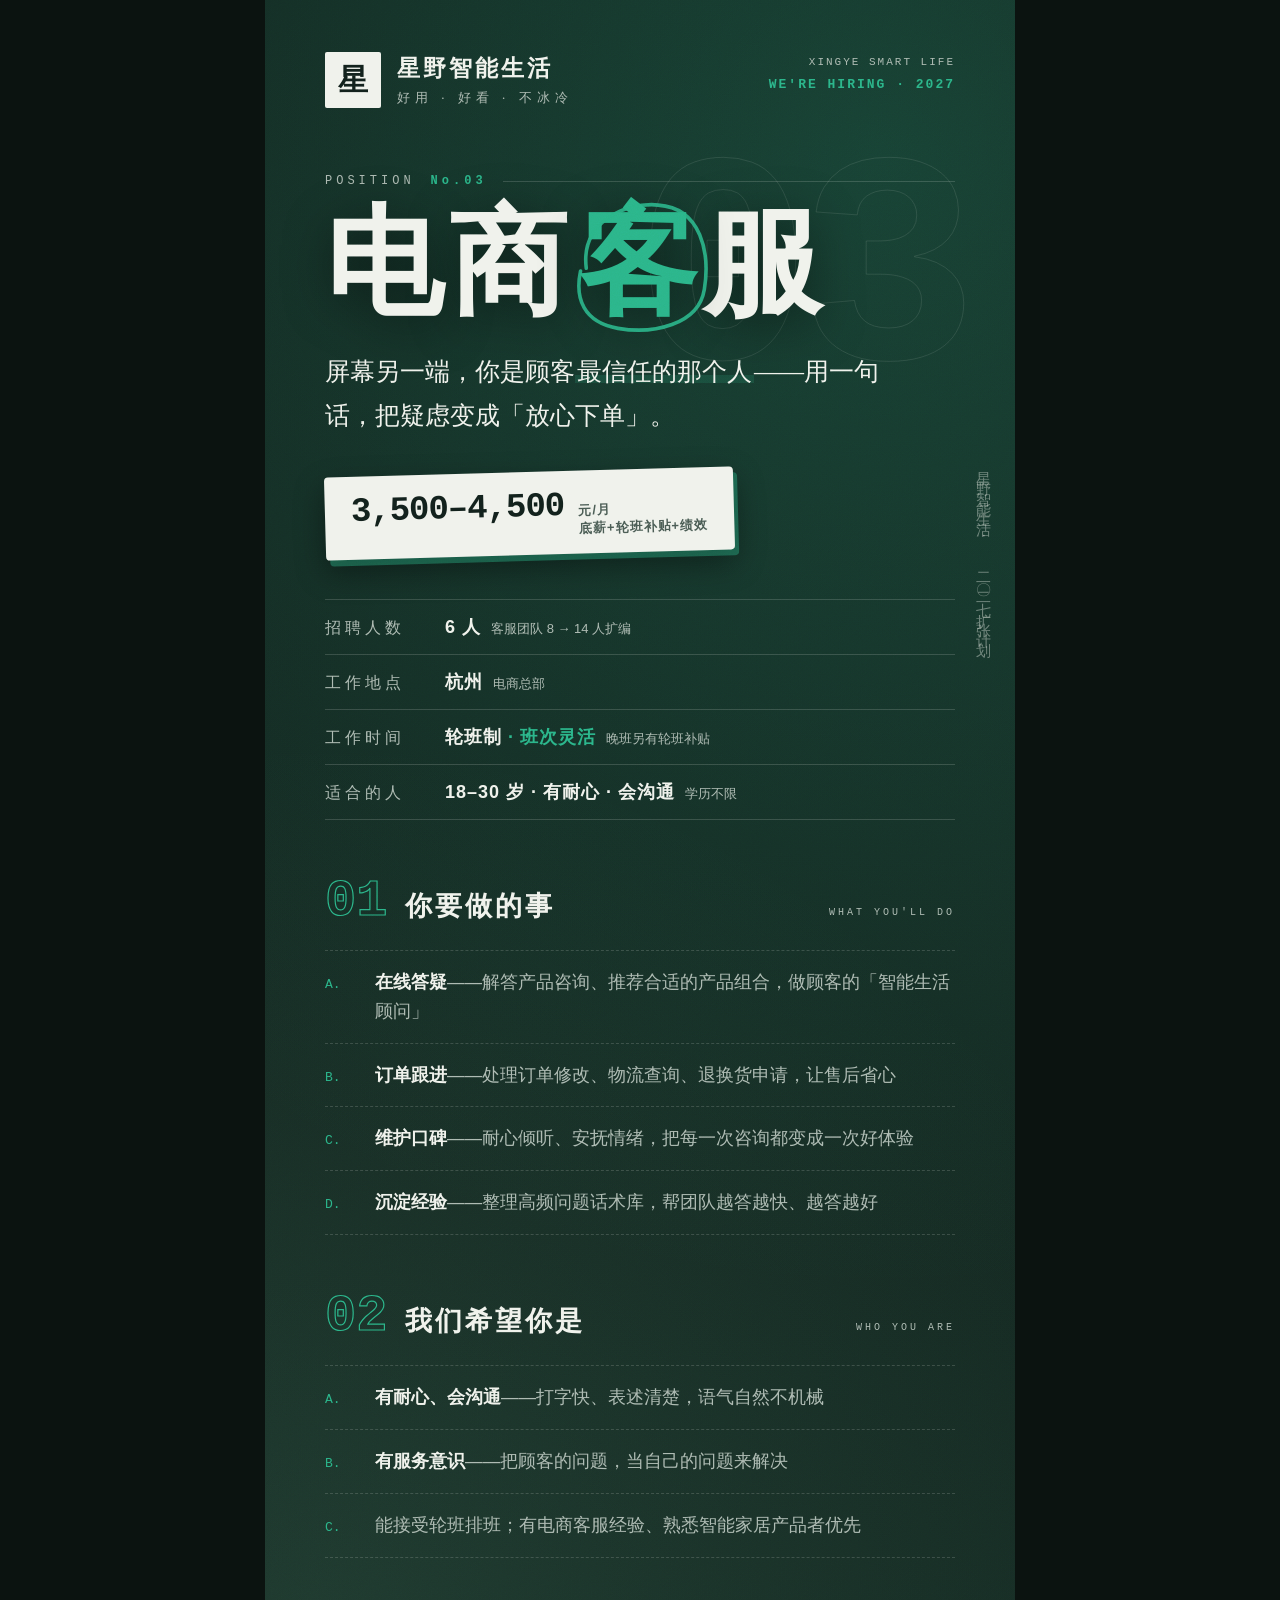
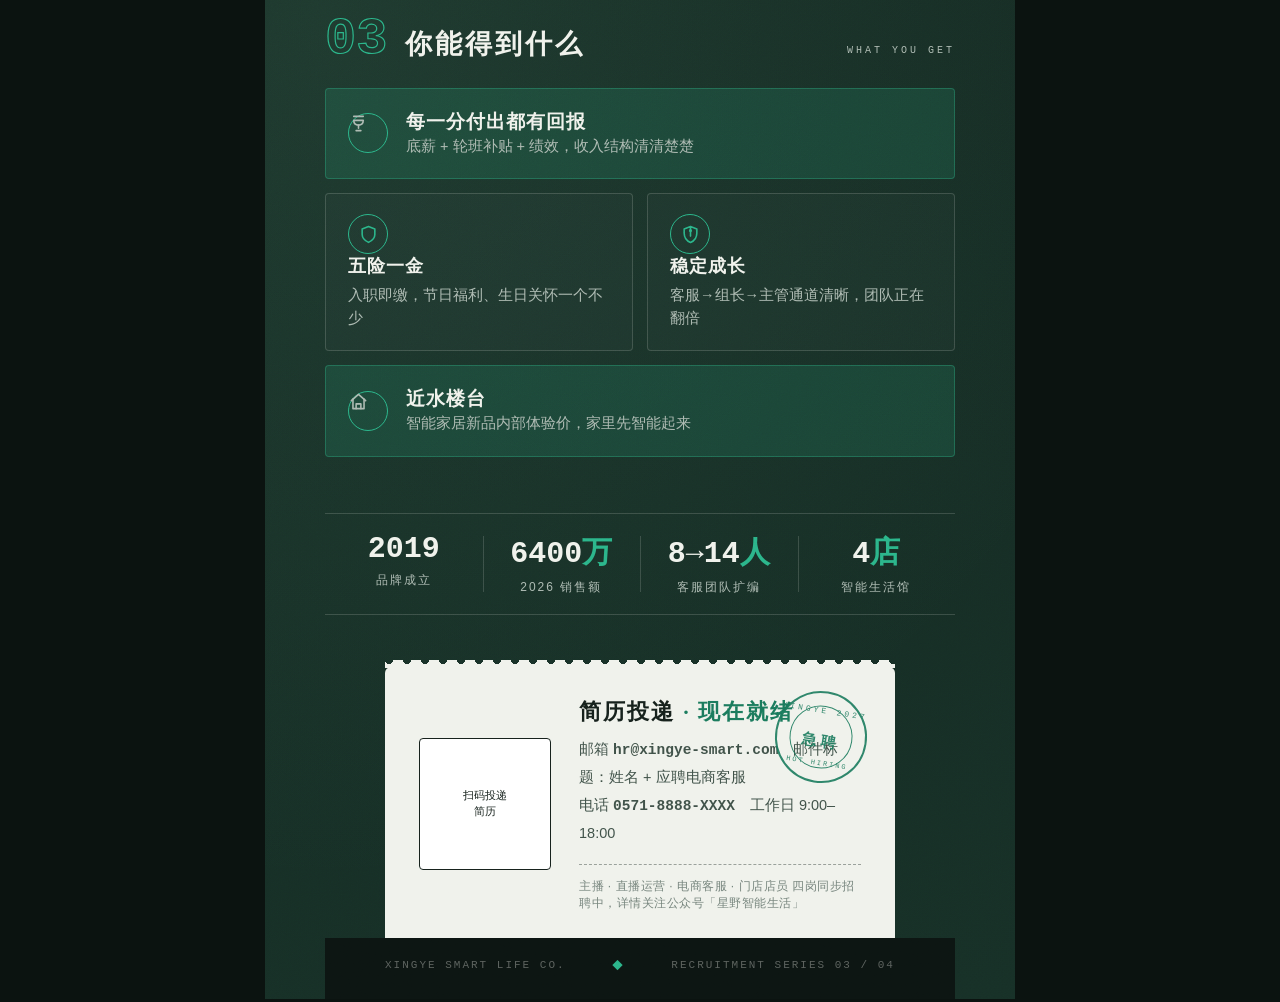
<file: pp/poster-03-dianshang-kefu.html>
<!DOCTYPE html>
<html lang="zh-CN">
<head>
<meta charset="UTF-8">
<title>星野智能生活 · 03 电商客服</title>
<style>
  :root {
    --paper: #12211c;
    --paper-2: #173027;
    --ink: #f0f2ec;
    --soft: #adbab2;
    --accent: #2bb58a;
    --accent-deep: #1a7a5c;
    --accent-dim: rgba(43, 181, 138, 0.16);
    --line: rgba(240, 242, 236, 0.16);
    --serif: "KaiTi", "STKaiti", "Kaiti SC", serif;
    --mono: "Consolas", "JetBrains Mono", monospace;
    --sans: "PingFang SC", "Microsoft YaHei", sans-serif;
  }
  * { margin: 0; padding: 0; box-sizing: border-box; }
  body { background: #0b1310; font-family: var(--sans); display: flex; justify-content: center; padding: 0; }
  .poster {
    width: 750px; position: relative; overflow: hidden;
    background:
      radial-gradient(circle at 82% 6%, rgba(43, 181, 138, 0.22), transparent 45%),
      radial-gradient(circle at 8% 62%, rgba(120, 200, 160, 0.10), transparent 50%),
      linear-gradient(175deg, var(--paper) 0%, var(--paper-2) 100%);
    color: var(--ink);
  }
  .grain { position: absolute; inset: 0; opacity: 0.55; pointer-events: none; z-index: 9; mix-blend-mode: overlay;
    background-image: url("data:image/svg+xml,%3Csvg xmlns='http://www.w3.org/2000/svg' width='160' height='160'%3E%3Cfilter id='n'%3E%3CfeTurbulence type='fractalNoise' baseFrequency='0.9' numOctaves='2'/%3E%3C/filter%3E%3Crect width='160' height='160' filter='url(%23n)' opacity='0.18'/%3E%3C/svg%3E"); }
  .rail {
    position: absolute; right: 22px; top: 460px; z-index: 5;
    writing-mode: vertical-rl; letter-spacing: 10px;
    font-family: var(--serif); font-size: 15px; color: rgba(240, 242, 236, 0.4);
  }
  .inner { position: relative; padding: 0 60px; z-index: 2; }

  .masthead { display: flex; align-items: flex-start; justify-content: space-between; padding-top: 52px; }
  .brand { display: flex; align-items: center; gap: 16px; }
  .logo {
    width: 56px; height: 56px; border-radius: 2px;
    background: var(--ink); color: #12211c;
    display: flex; align-items: center; justify-content: center;
    font-family: var(--serif); font-size: 30px; font-weight: 700;
  }
  .brand-name { font-size: 23px; font-weight: 800; letter-spacing: 3px; }
  .brand-slogan { font-family: var(--serif); font-size: 13px; color: var(--soft); letter-spacing: 5px; margin-top: 5px; }
  .series { text-align: right; font-family: var(--mono); font-size: 11px; color: var(--soft); letter-spacing: 2px; line-height: 1.9; }
  .series b { color: var(--accent); font-size: 13px; }

  .eyebrow { margin-top: 66px; display: flex; align-items: center; gap: 16px; font-family: var(--mono); font-size: 12px; letter-spacing: 4px; color: var(--soft); }
  .eyebrow::after { content: ""; flex: 1; height: 1px; background: var(--line); }
  .eyebrow .no { color: var(--accent); font-weight: 700; }

  .hero { position: relative; margin-top: 14px; }
  .ghost {
    position: absolute; right: -10px; top: -74px; z-index: 0;
    font-family: var(--mono); font-size: 300px; font-weight: 700; line-height: 1;
    color: transparent; -webkit-text-stroke: 1px rgba(240, 242, 236, 0.10);
    letter-spacing: -14px; user-select: none;
  }
  .hero h1 {
    position: relative; z-index: 1;
    font-size: 118px; font-weight: 900; letter-spacing: 6px; line-height: 1.02;
    text-shadow: 0 10px 50px rgba(0, 0, 0, 0.45);
  }
  .hero h1 .accent-char {
    font-family: var(--serif); font-weight: 700; color: var(--accent);
    position: relative; display: inline-block; margin-left: 6px;
  }
  .accent-char svg { position: absolute; left: -10px; top: -14px; width: calc(100% + 20px); height: calc(100% + 30px); }
  .hero .lede {
    position: relative; z-index: 1; margin-top: 26px;
    font-family: var(--serif); font-size: 25px; line-height: 1.75; color: var(--ink); max-width: 560px;
  }
  .lede .mark {
    background: linear-gradient(transparent 62%, var(--accent-dim) 62%, var(--accent-dim) 94%, transparent 94%);
    padding: 0 2px;
  }

  .salary-tag {
    display: inline-flex; align-items: baseline; gap: 14px;
    margin-top: 34px; transform: rotate(-1.6deg);
    background: var(--ink); color: #12211c;
    padding: 16px 26px; border-radius: 4px;
    box-shadow: 4px 6px 0 rgba(43, 181, 138, 0.4), 0 12px 30px rgba(0, 0, 0, 0.4);
  }
  .salary-tag .amount { font-family: var(--mono); font-size: 34px; font-weight: 700; letter-spacing: -1px; }
  .salary-tag .unit { font-size: 13px; font-weight: 600; color: #4a5c54; letter-spacing: 1px; }

  .facts { margin-top: 44px; border-top: 1px solid var(--line); }
  .fact { display: flex; align-items: baseline; padding: 15px 0; border-bottom: 1px solid var(--line); }
  .fact dt { width: 120px; flex: none; font-family: var(--serif); font-size: 16px; color: var(--soft); letter-spacing: 4px; }
  .fact dd { font-size: 18px; font-weight: 600; letter-spacing: 1px; }
  .fact dd small { font-size: 13px; color: var(--soft); font-weight: 400; margin-left: 10px; letter-spacing: 0; }
  .fact dd .hl { color: var(--accent); }

  .section { margin-top: 56px; }
  .sec-head { display: flex; align-items: baseline; gap: 18px; margin-bottom: 22px; }
  .sec-no { font-family: var(--mono); font-size: 52px; font-weight: 700; line-height: 1; color: transparent; -webkit-text-stroke: 1.2px var(--accent); }
  .sec-title { font-size: 27px; font-weight: 800; letter-spacing: 3px; }
  .sec-en { font-family: var(--mono); font-size: 10px; color: var(--soft); letter-spacing: 3px; margin-left: auto; }

  .duty { display: flex; gap: 20px; padding: 17px 0; border-bottom: 1px dashed var(--line); align-items: baseline; }
  .duty:first-child { border-top: 1px dashed var(--line); }
  .duty .idx { font-family: var(--mono); font-size: 13px; color: var(--accent); flex: none; width: 30px; }
  .duty p { font-size: 17.5px; line-height: 1.65; color: var(--soft); }
  .duty p b { color: var(--ink); font-weight: 700; }

  .perks { display: grid; grid-template-columns: 1fr 1fr; gap: 14px; }
  .perk { border: 1px solid var(--line); border-radius: 4px; padding: 20px 22px; position: relative; background: rgba(255, 255, 255, 0.02); }
  .perk.wide { grid-column: 1 / -1; display: flex; align-items: center; gap: 18px; background: var(--accent-dim); border-color: rgba(43, 181, 138, 0.35); }
  .p-ic { width: 40px; height: 40px; flex: none; border-radius: 50%; border: 1.2px solid var(--accent); color: var(--accent); display: flex; align-items: center; justify-content: center; }
  .p-ic svg { width: 19px; height: 19px; }
  .perk b { display: block; font-size: 18px; margin-bottom: 6px; letter-spacing: 1px; }
  .perk span { font-size: 14.5px; line-height: 1.6; color: var(--soft); }
  .perk.wide b { margin-bottom: 0; font-size: 19px; }
  .perk.wide span { display: inline; }
  .perk.wide .pw-text { flex: 1; }

  .ticker { margin-top: 56px; border-top: 1px solid var(--line); border-bottom: 1px solid var(--line); padding: 18px 0; display: flex; justify-content: space-between; }
  .ticker div { text-align: center; flex: 1; position: relative; }
  .ticker div + div::before { content: ""; position: absolute; left: 0; top: 4px; bottom: 4px; width: 1px; background: var(--line); }
  .ticker b { display: block; font-family: var(--mono); font-size: 30px; font-weight: 700; color: var(--ink); }
  .ticker b i { font-style: normal; color: var(--accent); }
  .ticker span { font-size: 12px; color: var(--soft); letter-spacing: 2px; margin-top: 6px; display: block; }

  .stub { margin-top: 52px; margin-bottom: 0; position: relative; }
  .stub-inner {
    margin: 0 60px;
    background: var(--ink); color: #16211c; border-radius: 6px 6px 0 0;
    padding: 30px 34px 26px; display: flex; gap: 28px; align-items: center;
    position: relative;
  }
  .stub-inner::before {
    content: ""; position: absolute; top: -7px; left: 0; right: 0; height: 8px;
    background-image: radial-gradient(circle at 4px 0, transparent 4px, var(--ink) 4px);
    background-size: 18px 8px; background-repeat: repeat-x;
  }
  .stub-qr { width: 132px; height: 132px; flex: none; background: #fff; border: 1.5px solid #16211c; border-radius: 4px; display: flex; align-items: center; justify-content: center; font-family: var(--mono); font-size: 11px; color: #16211c; text-align: center; line-height: 1.5; }
  .stub-main { flex: 1; }
  .stub-main h3 { font-size: 22px; font-weight: 900; letter-spacing: 2px; }
  .stub-main h3 em { font-style: normal; font-family: var(--serif); color: var(--accent-deep); }
  .stub-main p { font-size: 14.5px; line-height: 1.9; color: #3f5148; margin-top: 9px; }
  .stub-main p b { font-family: var(--mono); font-weight: 700; }
  .stub-foot { border-top: 1px dashed rgba(22, 33, 28, 0.4); margin-top: 16px; padding-top: 13px; font-size: 12px; color: #74837b; letter-spacing: 0.5px; }
  .stamp { position: absolute; right: 26px; top: 22px; transform: rotate(9deg); opacity: 0.9; }
  .stamp text { font-family: var(--mono); }
  .colophon {
    background: #0c1512; padding: 20px 60px 26px;
    display: flex; justify-content: space-between; align-items: center;
    font-family: var(--mono); font-size: 11px; color: rgba(240, 242, 236, 0.35); letter-spacing: 2px;
  }
  .colophon .dot { color: var(--accent); }
</style>
</head>
<body>
<div class="poster">
  <div class="grain"></div>
  <div class="rail">星野智能生活 · 二〇二七扩张计划</div>
  <div class="inner">

    <header class="masthead">
      <div class="brand">
        <div class="logo">星</div>
        <div>
          <div class="brand-name">星野智能生活</div>
          <div class="brand-slogan">好用 · 好看 · 不冰冷</div>
        </div>
      </div>
      <div class="series">XINGYE SMART LIFE<br><b>WE'RE HIRING · 2027</b></div>
    </header>

    <div class="eyebrow">POSITION <span class="no">No.03</span></div>

    <div class="hero">
      <div class="ghost">03</div>
      <h1>电商<span class="accent-char">客<svg viewBox="0 0 100 100" fill="none" preserveAspectRatio="none"><path d="M12,52 C8,22 38,8 62,10 C92,12 98,42 94,66 C90,90 58,96 34,92 C10,88 4,72 8,54" stroke="#2bb58a" stroke-width="2.5" stroke-linecap="round" opacity="0.9"/></svg></span>服</h1>
      <p class="lede">屏幕另一端，你是顾客<span class="mark">最信任的那个人</span>——用一句话，把疑虑变成「放心下单」。</p>
      <div class="salary-tag">
        <span class="amount">3,500–4,500</span>
        <span class="unit">元/月<br>底薪+轮班补贴+绩效</span>
      </div>
    </div>

    <dl class="facts">
      <div class="fact"><dt>招聘人数</dt><dd>6 人<small>客服团队 8 → 14 人扩编</small></dd></div>
      <div class="fact"><dt>工作地点</dt><dd>杭州<small>电商总部</small></dd></div>
      <div class="fact"><dt>工作时间</dt><dd>轮班制 <span class="hl">· 班次灵活</span><small>晚班另有轮班补贴</small></dd></div>
      <div class="fact"><dt>适合的人</dt><dd>18–30 岁 · 有耐心 · 会沟通<small>学历不限</small></dd></div>
    </dl>

    <section class="section">
      <div class="sec-head">
        <span class="sec-no">01</span>
        <h2 class="sec-title">你要做的事</h2>
        <span class="sec-en">WHAT YOU'LL DO</span>
      </div>
      <div>
        <div class="duty"><span class="idx">A.</span><p><b>在线答疑</b>——解答产品咨询、推荐合适的产品组合，做顾客的「智能生活顾问」</p></div>
        <div class="duty"><span class="idx">B.</span><p><b>订单跟进</b>——处理订单修改、物流查询、退换货申请，让售后省心</p></div>
        <div class="duty"><span class="idx">C.</span><p><b>维护口碑</b>——耐心倾听、安抚情绪，把每一次咨询都变成一次好体验</p></div>
        <div class="duty"><span class="idx">D.</span><p><b>沉淀经验</b>——整理高频问题话术库，帮团队越答越快、越答越好</p></div>
      </div>
    </section>

    <section class="section">
      <div class="sec-head">
        <span class="sec-no">02</span>
        <h2 class="sec-title">我们希望你是</h2>
        <span class="sec-en">WHO YOU ARE</span>
      </div>
      <div>
        <div class="duty"><span class="idx">A.</span><p><b>有耐心、会沟通</b>——打字快、表述清楚，语气自然不机械</p></div>
        <div class="duty"><span class="idx">B.</span><p><b>有服务意识</b>——把顾客的问题，当自己的问题来解决</p></div>
        <div class="duty"><span class="idx">C.</span><p>能接受轮班排班；有电商客服经验、熟悉智能家居产品者优先</p></div>
      </div>
    </section>

    <section class="section">
      <div class="sec-head">
        <span class="sec-no">03</span>
        <h2 class="sec-title">你能得到什么</h2>
        <span class="sec-en">WHAT YOU GET</span>
      </div>
      <div class="perks">
        <div class="perk wide">
          <span class="p-ic"><svg viewBox="0 0 24 24" fill="none" stroke="currentColor" stroke-width="2" stroke-linecap="round" stroke-linejoin="round"><path d="M6 3h12M6 8h12M6 8c0 4 2.5 6 6 6s6-2 6-6"/><path d="M12 14v4M9 21h6"/></svg></span>
          <div class="pw-text"><b>每一分付出都有回报</b><span>底薪 + 轮班补贴 + 绩效，收入结构清清楚楚</span></div>
        </div>
        <div class="perk">
          <div class="p-ic"><svg viewBox="0 0 24 24" fill="none" stroke="currentColor" stroke-width="2" stroke-linecap="round" stroke-linejoin="round"><path d="M12 22s8-4 8-10V5l-8-3-8 3v7c0 6 8 10 8 10z"/></svg></div>
          <b>五险一金</b><span>入职即缴，节日福利、生日关怀一个不少</span>
        </div>
        <div class="perk">
          <div class="p-ic"><svg viewBox="0 0 24 24" fill="none" stroke="currentColor" stroke-width="2" stroke-linecap="round" stroke-linejoin="round"><path d="M12 2v4M12 22c5-2 8-6.5 8-12V5l-8-3-8 3v5c0 5.5 3 10 8 12z"/><path d="M12 8v6"/><circle cx="12" cy="7" r="1"/></svg></div>
          <b>稳定成长</b><span>客服→组长→主管通道清晰，团队正在翻倍</span>
        </div>
        <div class="perk wide">
          <span class="p-ic"><svg viewBox="0 0 24 24" fill="none" stroke="currentColor" stroke-width="2" stroke-linecap="round" stroke-linejoin="round"><path d="M3 11l9-8 9 8"/><path d="M5 9v12h14V9"/><path d="M9 21v-6h6v6"/></svg></span>
          <div class="pw-text"><b>近水楼台</b><span>智能家居新品内部体验价，家里先智能起来</span></div>
        </div>
      </div>
    </section>

    <div class="ticker">
      <div><b>2019</b><span>品牌成立</span></div>
      <div><b>6400<i>万</i></b><span>2026 销售额</span></div>
      <div><b>8→14<i>人</i></b><span>客服团队扩编</span></div>
      <div><b>4<i>店</i></b><span>智能生活馆</span></div>
    </div>

    <footer class="stub">
      <div class="stub-inner">
        <div class="stub-qr">扫码投递<br>简历</div>
        <div class="stub-main">
          <h3>简历投递 <em>· 现在就绪</em></h3>
          <p>邮箱 <b>hr@xingye-smart.com</b>　邮件标题：姓名 + 应聘电商客服<br>电话 <b>0571-8888-XXXX</b>　工作日 9:00–18:00</p>
          <div class="stub-foot">主播 · 直播运营 · 电商客服 · 门店店员 四岗同步招聘中，详情关注公众号「星野智能生活」</div>
        </div>
        <svg class="stamp" width="96" height="96" viewBox="0 0 96 96">
          <circle cx="48" cy="48" r="45" fill="none" stroke="#1a7a5c" stroke-width="2"/>
          <circle cx="48" cy="48" r="31" fill="none" stroke="#1a7a5c" stroke-width="1"/>
          <text x="48" y="24" text-anchor="middle" font-size="8" fill="#1a7a5c" letter-spacing="3">XINGYE 2027</text>
          <text x="48" y="57" text-anchor="middle" font-size="15" font-weight="bold" fill="#1a7a5c" letter-spacing="4">急聘</text>
          <text x="48" y="76" text-anchor="middle" font-size="7" fill="#1a7a5c" letter-spacing="2">HOT HIRING</text>
        </svg>
      </div>
      <div class="colophon">
        <span>XINGYE SMART LIFE CO.</span>
        <span class="dot">◆</span>
        <span>RECRUITMENT SERIES 03 / 04</span>
      </div>
    </footer>

  </div>
</div>
</body>
</html>
</file>
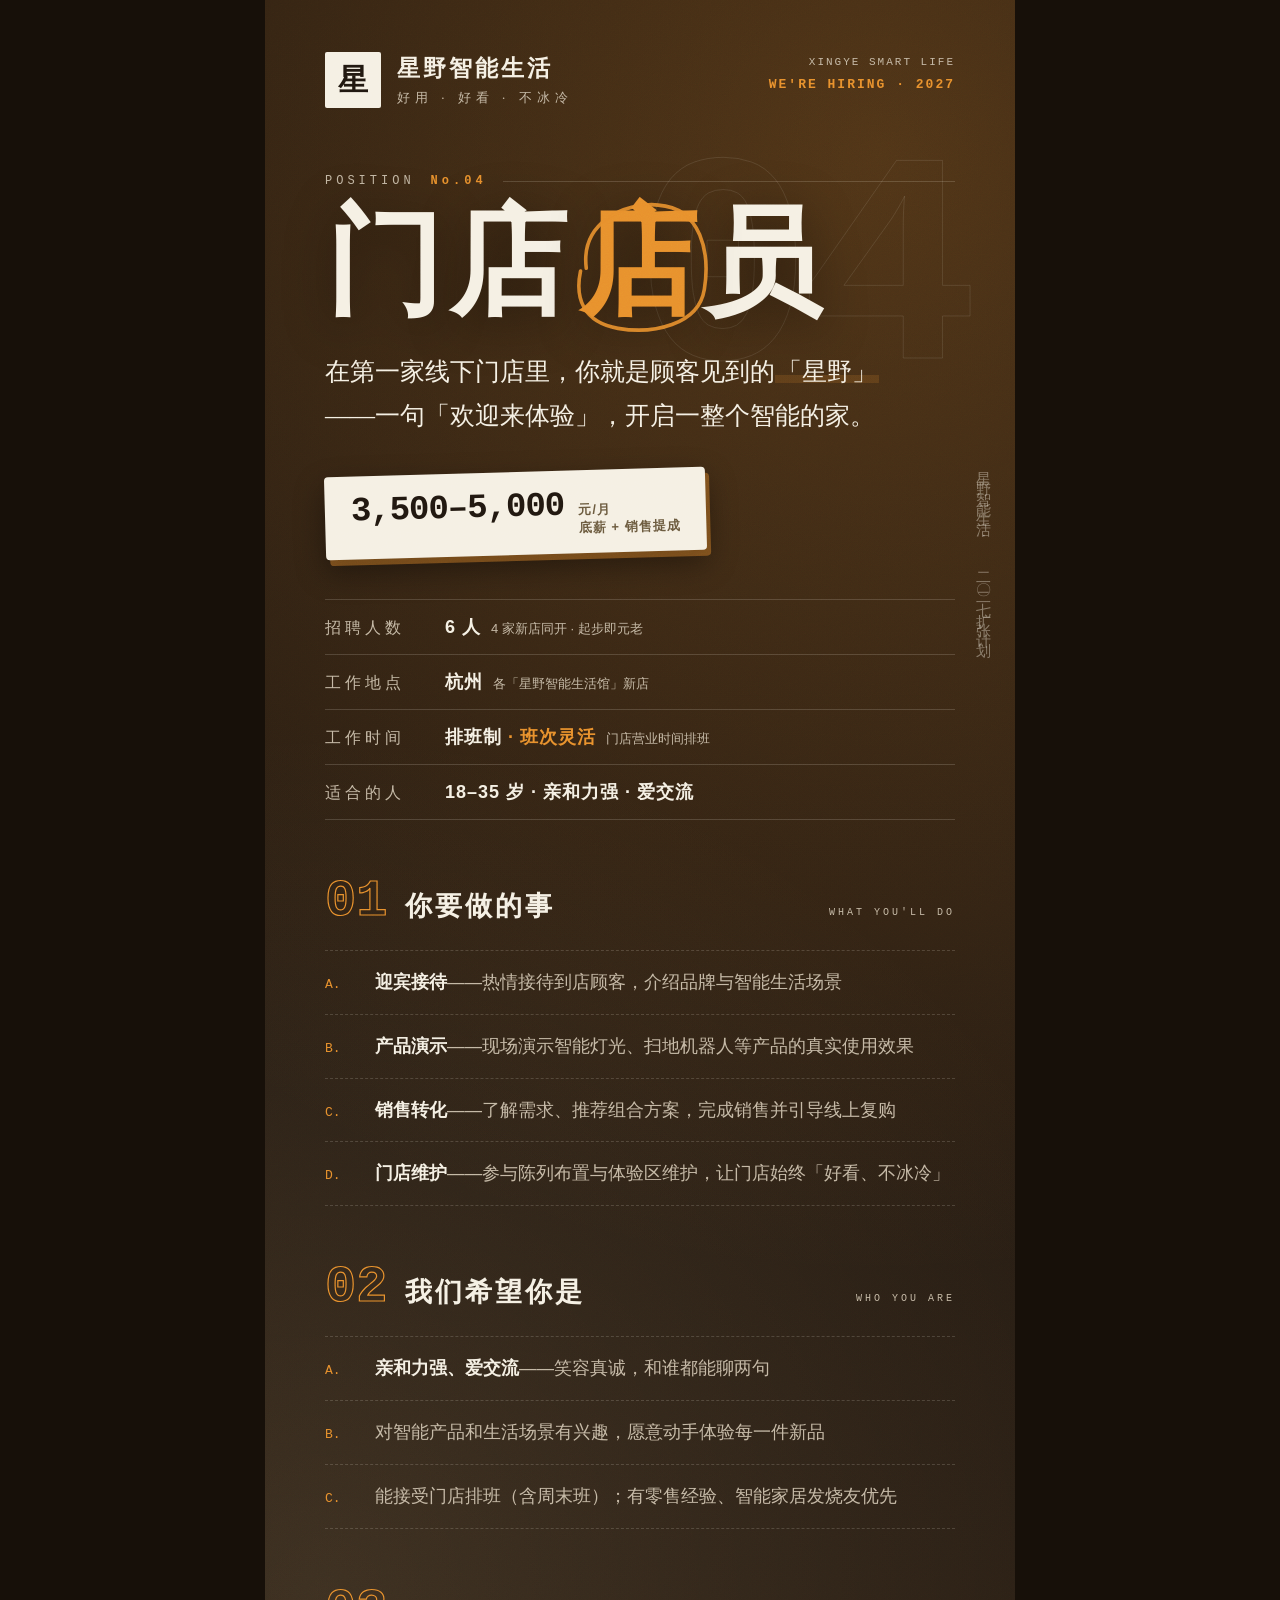
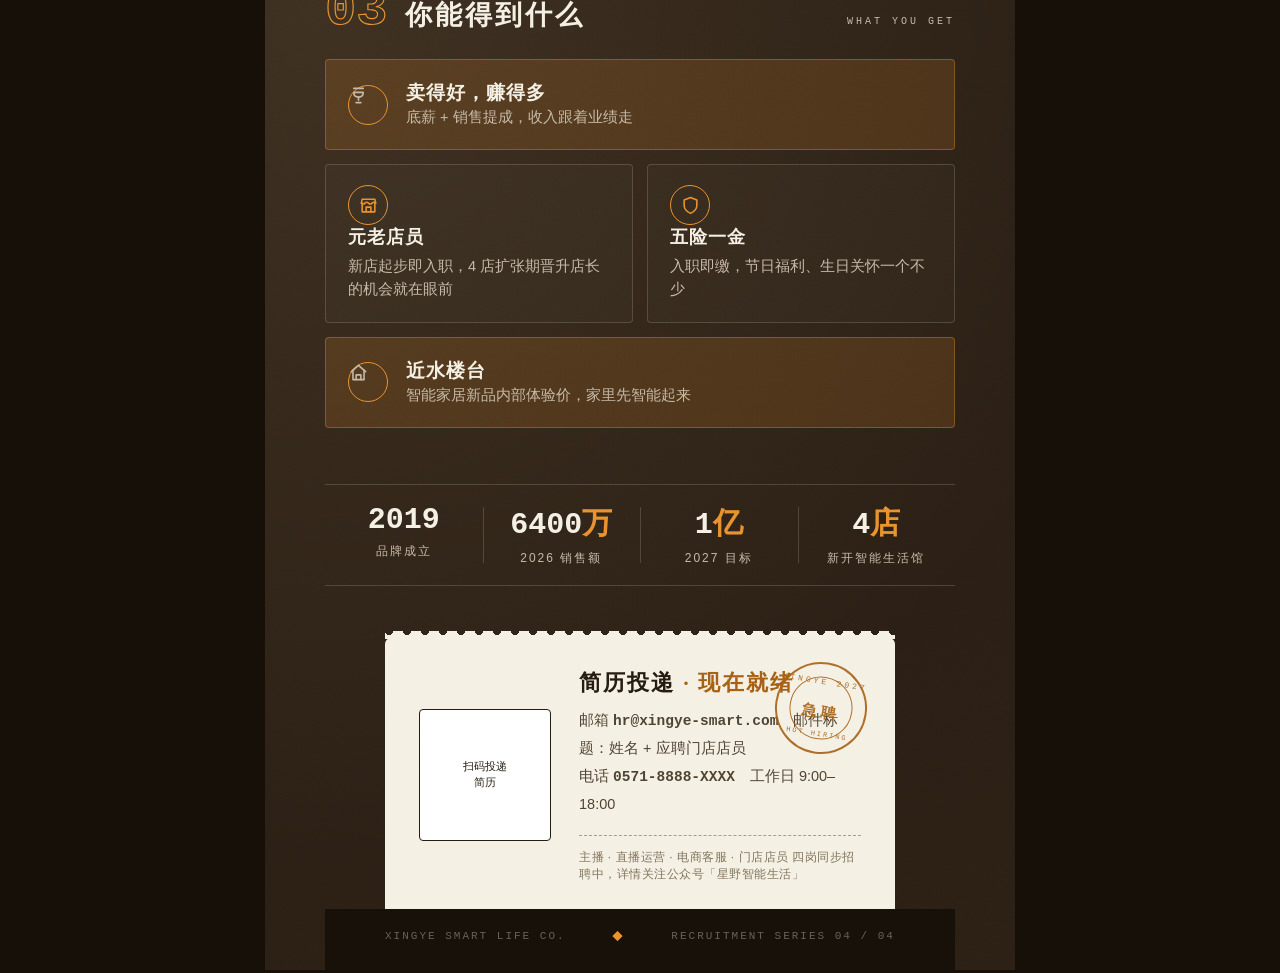
<file: pp/poster-04-mendian-dianyuan.html>
<!DOCTYPE html>
<html lang="zh-CN">
<head>
<meta charset="UTF-8">
<title>星野智能生活 · 04 门店店员</title>
<style>
  :root {
    --paper: #211810;
    --paper-2: #2c2015;
    --ink: #f5f0e4;
    --soft: #c4b8a5;
    --accent: #e8912d;
    --accent-deep: #a55f14;
    --accent-dim: rgba(232, 145, 45, 0.16);
    --line: rgba(245, 240, 228, 0.16);
    --serif: "KaiTi", "STKaiti", "Kaiti SC", serif;
    --mono: "Consolas", "JetBrains Mono", monospace;
    --sans: "PingFang SC", "Microsoft YaHei", sans-serif;
  }
  * { margin: 0; padding: 0; box-sizing: border-box; }
  body { background: #171009; font-family: var(--sans); display: flex; justify-content: center; padding: 0; }
  .poster {
    width: 750px; position: relative; overflow: hidden;
    background:
      radial-gradient(circle at 82% 6%, rgba(232, 145, 45, 0.24), transparent 45%),
      radial-gradient(circle at 8% 62%, rgba(255, 220, 160, 0.10), transparent 50%),
      linear-gradient(175deg, var(--paper) 0%, var(--paper-2) 100%);
    color: var(--ink);
  }
  .grain { position: absolute; inset: 0; opacity: 0.55; pointer-events: none; z-index: 9; mix-blend-mode: overlay;
    background-image: url("data:image/svg+xml,%3Csvg xmlns='http://www.w3.org/2000/svg' width='160' height='160'%3E%3Cfilter id='n'%3E%3CfeTurbulence type='fractalNoise' baseFrequency='0.9' numOctaves='2'/%3E%3C/filter%3E%3Crect width='160' height='160' filter='url(%23n)' opacity='0.18'/%3E%3C/svg%3E"); }
  .rail {
    position: absolute; right: 22px; top: 460px; z-index: 5;
    writing-mode: vertical-rl; letter-spacing: 10px;
    font-family: var(--serif); font-size: 15px; color: rgba(245, 240, 228, 0.4);
  }
  .inner { position: relative; padding: 0 60px; z-index: 2; }

  .masthead { display: flex; align-items: flex-start; justify-content: space-between; padding-top: 52px; }
  .brand { display: flex; align-items: center; gap: 16px; }
  .logo {
    width: 56px; height: 56px; border-radius: 2px;
    background: var(--ink); color: #211810;
    display: flex; align-items: center; justify-content: center;
    font-family: var(--serif); font-size: 30px; font-weight: 700;
  }
  .brand-name { font-size: 23px; font-weight: 800; letter-spacing: 3px; }
  .brand-slogan { font-family: var(--serif); font-size: 13px; color: var(--soft); letter-spacing: 5px; margin-top: 5px; }
  .series { text-align: right; font-family: var(--mono); font-size: 11px; color: var(--soft); letter-spacing: 2px; line-height: 1.9; }
  .series b { color: var(--accent); font-size: 13px; }

  .eyebrow { margin-top: 66px; display: flex; align-items: center; gap: 16px; font-family: var(--mono); font-size: 12px; letter-spacing: 4px; color: var(--soft); }
  .eyebrow::after { content: ""; flex: 1; height: 1px; background: var(--line); }
  .eyebrow .no { color: var(--accent); font-weight: 700; }

  .hero { position: relative; margin-top: 14px; }
  .ghost {
    position: absolute; right: -10px; top: -74px; z-index: 0;
    font-family: var(--mono); font-size: 300px; font-weight: 700; line-height: 1;
    color: transparent; -webkit-text-stroke: 1px rgba(245, 240, 228, 0.10);
    letter-spacing: -14px; user-select: none;
  }
  .hero h1 {
    position: relative; z-index: 1;
    font-size: 118px; font-weight: 900; letter-spacing: 6px; line-height: 1.02;
    text-shadow: 0 10px 50px rgba(0, 0, 0, 0.45);
  }
  .hero h1 .accent-char {
    font-family: var(--serif); font-weight: 700; color: var(--accent);
    position: relative; display: inline-block; margin-left: 6px;
  }
  .accent-char svg { position: absolute; left: -10px; top: -14px; width: calc(100% + 20px); height: calc(100% + 30px); }
  .hero .lede {
    position: relative; z-index: 1; margin-top: 26px;
    font-family: var(--serif); font-size: 25px; line-height: 1.75; color: var(--ink); max-width: 560px;
  }
  .lede .mark {
    background: linear-gradient(transparent 62%, var(--accent-dim) 62%, var(--accent-dim) 94%, transparent 94%);
    padding: 0 2px;
  }

  .salary-tag {
    display: inline-flex; align-items: baseline; gap: 14px;
    margin-top: 34px; transform: rotate(-1.6deg);
    background: var(--ink); color: #211810;
    padding: 16px 26px; border-radius: 4px;
    box-shadow: 4px 6px 0 rgba(232, 145, 45, 0.4), 0 12px 30px rgba(0, 0, 0, 0.4);
  }
  .salary-tag .amount { font-family: var(--mono); font-size: 34px; font-weight: 700; letter-spacing: -1px; }
  .salary-tag .unit { font-size: 13px; font-weight: 600; color: #6b5a3e; letter-spacing: 1px; }

  .facts { margin-top: 44px; border-top: 1px solid var(--line); }
  .fact { display: flex; align-items: baseline; padding: 15px 0; border-bottom: 1px solid var(--line); }
  .fact dt { width: 120px; flex: none; font-family: var(--serif); font-size: 16px; color: var(--soft); letter-spacing: 4px; }
  .fact dd { font-size: 18px; font-weight: 600; letter-spacing: 1px; }
  .fact dd small { font-size: 13px; color: var(--soft); font-weight: 400; margin-left: 10px; letter-spacing: 0; }
  .fact dd .hl { color: var(--accent); }

  .section { margin-top: 56px; }
  .sec-head { display: flex; align-items: baseline; gap: 18px; margin-bottom: 22px; }
  .sec-no { font-family: var(--mono); font-size: 52px; font-weight: 700; line-height: 1; color: transparent; -webkit-text-stroke: 1.2px var(--accent); }
  .sec-title { font-size: 27px; font-weight: 800; letter-spacing: 3px; }
  .sec-en { font-family: var(--mono); font-size: 10px; color: var(--soft); letter-spacing: 3px; margin-left: auto; }

  .duty { display: flex; gap: 20px; padding: 17px 0; border-bottom: 1px dashed var(--line); align-items: baseline; }
  .duty:first-child { border-top: 1px dashed var(--line); }
  .duty .idx { font-family: var(--mono); font-size: 13px; color: var(--accent); flex: none; width: 30px; }
  .duty p { font-size: 17.5px; line-height: 1.65; color: var(--soft); }
  .duty p b { color: var(--ink); font-weight: 700; }

  .perks { display: grid; grid-template-columns: 1fr 1fr; gap: 14px; }
  .perk { border: 1px solid var(--line); border-radius: 4px; padding: 20px 22px; position: relative; background: rgba(255, 255, 255, 0.02); }
  .perk.wide { grid-column: 1 / -1; display: flex; align-items: center; gap: 18px; background: var(--accent-dim); border-color: rgba(232, 145, 45, 0.35); }
  .p-ic { width: 40px; height: 40px; flex: none; border-radius: 50%; border: 1.2px solid var(--accent); color: var(--accent); display: flex; align-items: center; justify-content: center; }
  .p-ic svg { width: 19px; height: 19px; }
  .perk b { display: block; font-size: 18px; margin-bottom: 6px; letter-spacing: 1px; }
  .perk span { font-size: 14.5px; line-height: 1.6; color: var(--soft); }
  .perk.wide b { margin-bottom: 0; font-size: 19px; }
  .perk.wide span { display: inline; }
  .perk.wide .pw-text { flex: 1; }

  .ticker { margin-top: 56px; border-top: 1px solid var(--line); border-bottom: 1px solid var(--line); padding: 18px 0; display: flex; justify-content: space-between; }
  .ticker div { text-align: center; flex: 1; position: relative; }
  .ticker div + div::before { content: ""; position: absolute; left: 0; top: 4px; bottom: 4px; width: 1px; background: var(--line); }
  .ticker b { display: block; font-family: var(--mono); font-size: 30px; font-weight: 700; color: var(--ink); }
  .ticker b i { font-style: normal; color: var(--accent); }
  .ticker span { font-size: 12px; color: var(--soft); letter-spacing: 2px; margin-top: 6px; display: block; }

  .stub { margin-top: 52px; margin-bottom: 0; position: relative; }
  .stub-inner {
    margin: 0 60px;
    background: var(--ink); color: #241b10; border-radius: 6px 6px 0 0;
    padding: 30px 34px 26px; display: flex; gap: 28px; align-items: center;
    position: relative;
  }
  .stub-inner::before {
    content: ""; position: absolute; top: -7px; left: 0; right: 0; height: 8px;
    background-image: radial-gradient(circle at 4px 0, transparent 4px, var(--ink) 4px);
    background-size: 18px 8px; background-repeat: repeat-x;
  }
  .stub-qr { width: 132px; height: 132px; flex: none; background: #fff; border: 1.5px solid #241b10; border-radius: 4px; display: flex; align-items: center; justify-content: center; font-family: var(--mono); font-size: 11px; color: #241b10; text-align: center; line-height: 1.5; }
  .stub-main { flex: 1; }
  .stub-main h3 { font-size: 22px; font-weight: 900; letter-spacing: 2px; }
  .stub-main h3 em { font-style: normal; font-family: var(--serif); color: var(--accent-deep); }
  .stub-main p { font-size: 14.5px; line-height: 1.9; color: #4d4130; margin-top: 9px; }
  .stub-main p b { font-family: var(--mono); font-weight: 700; }
  .stub-foot { border-top: 1px dashed rgba(36, 27, 16, 0.4); margin-top: 16px; padding-top: 13px; font-size: 12px; color: #7d7159; letter-spacing: 0.5px; }
  .stamp { position: absolute; right: 26px; top: 22px; transform: rotate(9deg); opacity: 0.9; }
  .stamp text { font-family: var(--mono); }
  .colophon {
    background: #171009; padding: 20px 60px 26px;
    display: flex; justify-content: space-between; align-items: center;
    font-family: var(--mono); font-size: 11px; color: rgba(245, 240, 228, 0.35); letter-spacing: 2px;
  }
  .colophon .dot { color: var(--accent); }
</style>
</head>
<body>
<div class="poster">
  <div class="grain"></div>
  <div class="rail">星野智能生活 · 二〇二七扩张计划</div>
  <div class="inner">

    <header class="masthead">
      <div class="brand">
        <div class="logo">星</div>
        <div>
          <div class="brand-name">星野智能生活</div>
          <div class="brand-slogan">好用 · 好看 · 不冰冷</div>
        </div>
      </div>
      <div class="series">XINGYE SMART LIFE<br><b>WE'RE HIRING · 2027</b></div>
    </header>

    <div class="eyebrow">POSITION <span class="no">No.04</span></div>

    <div class="hero">
      <div class="ghost">04</div>
      <h1>门店<span class="accent-char">店<svg viewBox="0 0 100 100" fill="none" preserveAspectRatio="none"><path d="M12,52 C8,22 38,8 62,10 C92,12 98,42 94,66 C90,90 58,96 34,92 C10,88 4,72 8,54" stroke="#e8912d" stroke-width="2.5" stroke-linecap="round" opacity="0.9"/></svg></span>员</h1>
      <p class="lede">在第一家线下门店里，你就是顾客见到的<span class="mark">「星野」</span>——一句「欢迎来体验」，开启一整个智能的家。</p>
      <div class="salary-tag">
        <span class="amount">3,500–5,000</span>
        <span class="unit">元/月<br>底薪 + 销售提成</span>
      </div>
    </div>

    <dl class="facts">
      <div class="fact"><dt>招聘人数</dt><dd>6 人<small>4 家新店同开 · 起步即元老</small></dd></div>
      <div class="fact"><dt>工作地点</dt><dd>杭州<small>各「星野智能生活馆」新店</small></dd></div>
      <div class="fact"><dt>工作时间</dt><dd>排班制 <span class="hl">· 班次灵活</span><small>门店营业时间排班</small></dd></div>
      <div class="fact"><dt>适合的人</dt><dd>18–35 岁 · 亲和力强 · 爱交流</dd></div>
    </dl>

    <section class="section">
      <div class="sec-head">
        <span class="sec-no">01</span>
        <h2 class="sec-title">你要做的事</h2>
        <span class="sec-en">WHAT YOU'LL DO</span>
      </div>
      <div>
        <div class="duty"><span class="idx">A.</span><p><b>迎宾接待</b>——热情接待到店顾客，介绍品牌与智能生活场景</p></div>
        <div class="duty"><span class="idx">B.</span><p><b>产品演示</b>——现场演示智能灯光、扫地机器人等产品的真实使用效果</p></div>
        <div class="duty"><span class="idx">C.</span><p><b>销售转化</b>——了解需求、推荐组合方案，完成销售并引导线上复购</p></div>
        <div class="duty"><span class="idx">D.</span><p><b>门店维护</b>——参与陈列布置与体验区维护，让门店始终「好看、不冰冷」</p></div>
      </div>
    </section>

    <section class="section">
      <div class="sec-head">
        <span class="sec-no">02</span>
        <h2 class="sec-title">我们希望你是</h2>
        <span class="sec-en">WHO YOU ARE</span>
      </div>
      <div>
        <div class="duty"><span class="idx">A.</span><p><b>亲和力强、爱交流</b>——笑容真诚，和谁都能聊两句</p></div>
        <div class="duty"><span class="idx">B.</span><p>对智能产品和生活场景有兴趣，愿意动手体验每一件新品</p></div>
        <div class="duty"><span class="idx">C.</span><p>能接受门店排班（含周末班）；有零售经验、智能家居发烧友优先</p></div>
      </div>
    </section>

    <section class="section">
      <div class="sec-head">
        <span class="sec-no">03</span>
        <h2 class="sec-title">你能得到什么</h2>
        <span class="sec-en">WHAT YOU GET</span>
      </div>
      <div class="perks">
        <div class="perk wide">
          <span class="p-ic"><svg viewBox="0 0 24 24" fill="none" stroke="currentColor" stroke-width="2" stroke-linecap="round" stroke-linejoin="round"><path d="M6 3h12M6 8h12M6 8c0 4 2.5 6 6 6s6-2 6-6"/><path d="M12 14v4M9 21h6"/></svg></span>
          <div class="pw-text"><b>卖得好，赚得多</b><span>底薪 + 销售提成，收入跟着业绩走</span></div>
        </div>
        <div class="perk">
          <div class="p-ic"><svg viewBox="0 0 24 24" fill="none" stroke="currentColor" stroke-width="2" stroke-linecap="round" stroke-linejoin="round"><path d="M3 9l1-5h16l1 5"/><path d="M4 9v11h16V9"/><path d="M9 20v-6h6v6"/><path d="M3 9c1.5 1.5 3 1.5 4.5 0s3-1.5 4.5 0 3 1.5 4.5 0 3-1.5 4.5 0"/></svg></div>
          <b>元老店员</b><span>新店起步即入职，4 店扩张期晋升店长的机会就在眼前</span>
        </div>
        <div class="perk">
          <div class="p-ic"><svg viewBox="0 0 24 24" fill="none" stroke="currentColor" stroke-width="2" stroke-linecap="round" stroke-linejoin="round"><path d="M12 22s8-4 8-10V5l-8-3-8 3v7c0 6 8 10 8 10z"/></svg></div>
          <b>五险一金</b><span>入职即缴，节日福利、生日关怀一个不少</span>
        </div>
        <div class="perk wide">
          <span class="p-ic"><svg viewBox="0 0 24 24" fill="none" stroke="currentColor" stroke-width="2" stroke-linecap="round" stroke-linejoin="round"><path d="M3 11l9-8 9 8"/><path d="M5 9v12h14V9"/><path d="M9 21v-6h6v6"/></svg></span>
          <div class="pw-text"><b>近水楼台</b><span>智能家居新品内部体验价，家里先智能起来</span></div>
        </div>
      </div>
    </section>

    <div class="ticker">
      <div><b>2019</b><span>品牌成立</span></div>
      <div><b>6400<i>万</i></b><span>2026 销售额</span></div>
      <div><b>1<i>亿</i></b><span>2027 目标</span></div>
      <div><b>4<i>店</i></b><span>新开智能生活馆</span></div>
    </div>

    <footer class="stub">
      <div class="stub-inner">
        <div class="stub-qr">扫码投递<br>简历</div>
        <div class="stub-main">
          <h3>简历投递 <em>· 现在就绪</em></h3>
          <p>邮箱 <b>hr@xingye-smart.com</b>　邮件标题：姓名 + 应聘门店店员<br>电话 <b>0571-8888-XXXX</b>　工作日 9:00–18:00</p>
          <div class="stub-foot">主播 · 直播运营 · 电商客服 · 门店店员 四岗同步招聘中，详情关注公众号「星野智能生活」</div>
        </div>
        <svg class="stamp" width="96" height="96" viewBox="0 0 96 96">
          <circle cx="48" cy="48" r="45" fill="none" stroke="#a55f14" stroke-width="2"/>
          <circle cx="48" cy="48" r="31" fill="none" stroke="#a55f14" stroke-width="1"/>
          <text x="48" y="24" text-anchor="middle" font-size="8" fill="#a55f14" letter-spacing="3">XINGYE 2027</text>
          <text x="48" y="57" text-anchor="middle" font-size="15" font-weight="bold" fill="#a55f14" letter-spacing="4">急聘</text>
          <text x="48" y="76" text-anchor="middle" font-size="7" fill="#a55f14" letter-spacing="2">HOT HIRING</text>
        </svg>
      </div>
      <div class="colophon">
        <span>XINGYE SMART LIFE CO.</span>
        <span class="dot">◆</span>
        <span>RECRUITMENT SERIES 04 / 04</span>
      </div>
    </footer>

  </div>
</div>
</body>
</html>
</file>
<file: newtab/css/base.css>
/* base.css — 主题变量、纯色背景、网格、工具条 */

:root {
  /* 深色主题（默认）：深夜蓝底 + 靛青氛围光 */
  --bg: #15171e;
  --bg-deep: #0f1116;
  --card: rgba(255, 255, 255, 0.05);
  --card-border: rgba(255, 255, 255, 0.085);
  --card-hover: rgba(255, 255, 255, 0.085);
  --text: #eceef2;
  --muted: #9aa3ad;
  --primary: #8ab4f8;
  --primary-d: #5e97f6;
  --accent: #6d5efc;
  --danger: #f28b82;
  --grad-brand: linear-gradient(135deg, #6d5efc, #4285f4);
  --shadow: 0 1px 2px rgba(0, 0, 0, 0.25), 0 8px 24px rgba(0, 0, 0, 0.18);
  --shadow-lift: 0 2px 6px rgba(0, 0, 0, 0.28), 0 14px 36px rgba(0, 0, 0, 0.28);
  --edge: inset 0 1px 0 rgba(255, 255, 255, 0.07); /* 卡片顶缘高光，营造玻璃厚度 */
  --radius: 18px;
  --ease: cubic-bezier(0.22, 1, 0.36, 1);
  /* 整体布局尺寸：左右面板宽度 + 外边距 + 网格间隙，供网格让位/工具条定位复用 */
  --sys-w: 300px;
  --ai-w: 320px;
  --panel-edge: 24px;
  --panel-gap: 20px;
  --page-gutter: 28px;
}

body[data-theme="light"] {
  --bg: #f4f6fa;
  --bg-deep: #e9ecf3;
  --card: rgba(255, 255, 255, 0.85);
  --card-border: rgba(15, 23, 42, 0.08);
  --card-hover: rgba(255, 255, 255, 0.97);
  --text: #1d2129;
  --muted: #5b6470;
  --primary: #1a73e8;
  --primary-d: #1765cc;
  --accent: #6d5efc;
  --danger: #d93025;
  --shadow: 0 1px 2px rgba(23, 30, 54, 0.05), 0 8px 24px rgba(23, 30, 54, 0.09);
  --shadow-lift: 0 2px 6px rgba(23, 30, 54, 0.07), 0 16px 40px rgba(23, 30, 54, 0.14);
  --edge: inset 0 1px 0 rgba(255, 255, 255, 0.9);
}

* { box-sizing: border-box; margin: 0; padding: 0; }

/* 键盘焦点：只在键盘导航时出现，鼠标点击不显示描边 */
:focus-visible {
  outline: 2px solid var(--primary);
  outline-offset: 2px;
}
button:focus:not(:focus-visible) { outline: none; }

@media (prefers-reduced-motion: reduce) {
  *, *::before, *::after {
    animation-duration: 0.01ms !important;
    animation-iteration-count: 1 !important;
    transition-duration: 0.01ms !important;
    scroll-behavior: auto !important;
  }
}

html, body {
  /* 不能用 height:100%：内容比一屏高时 body 背景会提前结束，滚动到底部
     会露出 html/画布的深色底。min-height 让背景始终覆盖完整内容高度。 */
  min-height: 100%;
  font-family: -apple-system, "Segoe UI Variable Display", "Segoe UI", "Microsoft YaHei", sans-serif;
  color: var(--text);
}
/* 根元素保持透明：主题变量定义在 body 上，若 html 也写 var(--bg) 会拿到
   :root 的深色兜底，浅色主题滚动/overscroll 时露出一条深色边。透明后由
   body 背景按 CSS 规则传播到画布，默认/自定义背景都能覆盖整个滚动区域。 */
html { background-color: transparent; }
body {
  background: var(--bg);
  background-color: var(--bg);
}

/* ---- 氛围层：两团低饱和径向光晕垫在纯色底上，给页面纵深感 ---- */
.atmo {
  position: fixed;
  inset: 0;
  z-index: -1;
  pointer-events: none;
  background:
    radial-gradient(42vw 30vw at 12% -6%, rgba(109, 94, 252, 0.10), transparent 60%),
    radial-gradient(46vw 32vw at 92% 4%, rgba(66, 133, 244, 0.08), transparent 60%),
    radial-gradient(60vw 40vw at 50% 118%, rgba(109, 94, 252, 0.06), transparent 65%);
}
body[data-theme="light"] .atmo {
  background:
    radial-gradient(42vw 30vw at 12% -6%, rgba(109, 94, 252, 0.07), transparent 60%),
    radial-gradient(46vw 32vw at 92% 4%, rgba(26, 115, 232, 0.06), transparent 60%);
}

/* 细滚动条（WebKit）：贴合主题，不抢视觉 */
::-webkit-scrollbar { width: 8px; height: 8px; }
::-webkit-scrollbar-track { background: transparent; }
::-webkit-scrollbar-thumb {
  background: rgba(128, 138, 150, 0.28);
  border-radius: 4px;
  border: 2px solid transparent;
  background-clip: padding-box;
}
::-webkit-scrollbar-thumb:hover { background-color: rgba(128, 138, 150, 0.45); }

/* ---- 网格：外层让位左右面板，内层按可用宽度自适应列数 ----
   .grid-shell 是容器查询容器：面板停靠时通过 padding 收窄，网格据此换列，
   不再依赖「固定 max-width + 居中」——那种做法在 1280/1440 会被两侧面板覆盖。 */
.grid-shell {
  container-type: inline-size;
  padding: 0 var(--page-gutter);
  transition: padding 0.24s var(--ease);
}
.grid {
  display: grid;
  grid-template-columns: repeat(4, minmax(0, 1fr));
  /* 固定行高：卡片内容滚动而非撑高卡片（音乐列表等长内容） */
  grid-auto-rows: 208px;
  gap: 20px;
  width: 100%;
  max-width: 1180px;
  margin: 0 auto;
  /* 顶部 104px 让位书签栏 + 搜索品牌图；横向由 .grid-shell 统一留白 */
  padding: 104px 0 48px;
}
/* l 尺寸（满宽）卡片可以占两行（音乐播放器等需要更高空间） */
.widget.size-l.tall { grid-row: span 2; }

/* widget 卡片：尺寸 → 列跨度（窄容器下逐级降级） */
.widget {
  position: relative;
  background: var(--card);
  border: 1px solid var(--card-border);
  border-radius: var(--radius);
  box-shadow: var(--shadow), var(--edge);
  padding: 20px 22px;
  overflow: hidden;
  /* 不加 backdrop-filter：N 张卡片各自做 GPU 高斯模糊合成，Windows 上开销显著
     （尤其浅色主题卡片近不透明，模糊几乎不可见）。毛玻璃感由 atmo 层+边框高光承担 */
  transition: background 0.25s var(--ease), border-color 0.25s var(--ease), box-shadow 0.25s var(--ease), opacity 0.2s, transform 0.2s var(--ease);
}
.widget:hover {
  background: var(--card-hover);
  border-color: color-mix(in srgb, var(--primary) 26%, transparent);
  box-shadow: var(--shadow-lift), var(--edge);
}
.widget.size-s { grid-column: span 1; }
.widget.size-m { grid-column: span 2; }
.widget.size-l { grid-column: span 4; }

/* 可用宽度 1100 以下：视觉 3 列（底层 6 轨，方便 m=半宽、s=三分之一的整除排布） */
@container (max-width: 1100px) {
  .grid { grid-template-columns: repeat(6, minmax(0, 1fr)); }
  .widget.size-s { grid-column: span 2; }
  .widget.size-m { grid-column: span 3; }
  .widget.size-l { grid-column: span 6; }
}
/* 可用宽度 700 以下：视觉 2 列；m/l 占满，s 占一半（避免时间卡被压到放不下 46px 时钟） */
@container (max-width: 700px) {
  .grid { grid-template-columns: repeat(4, minmax(0, 1fr)); }
  .widget.size-s { grid-column: span 2; }
  .widget.size-l,
  .widget.size-m { grid-column: span 4; }
}
/* 可用宽度 480 以下：单列，所有尺寸都占满 */
@container (max-width: 480px) {
  .grid {
    grid-template-columns: minmax(0, 1fr);
    /* 单列仍需容纳 42 格月历 + 卡片内边距，188px 会裁掉最后一行 */
    grid-auto-rows: 208px;
  }
  .widget.size-s,
  .widget.size-m,
  .widget.size-l { grid-column: span 1; }
}

/* 编辑模式 */
body.editing .widget { cursor: grab; }
body.editing .widget:hover { transform: translateY(-2px); }
body.editing .widget.dragging { opacity: 0.35; cursor: grabbing; }
body.editing .widget.drag-over { border-top: 3px solid var(--primary); margin-top: 8px; }
body.editing .widget .widget-tools { display: flex; }

/* 编辑模式下的 widget 工具按钮（默认隐藏） */
.widget-tools {
  display: none;
  position: absolute;
  top: 10px;
  right: 12px;
  gap: 6px;
  z-index: 5;
}
.widget-tools button {
  border: 1px solid var(--card-border);
  background: var(--card);
  color: var(--text);
  width: 28px;
  height: 28px;
  border-radius: 50%;
  cursor: pointer;
  font-size: 13px;
  display: flex;
  align-items: center;
  justify-content: center;
  backdrop-filter: blur(8px);
  transition: background 0.15s, color 0.15s;
}
.widget-tools button:hover { background: var(--primary); color: #fff; border-color: var(--primary); }
.widget-tools button.tool-del:hover { background: var(--danger); border-color: var(--danger); }

/* ---- 右上角工具条（下移避开顶部书签栏）：胶囊成组，图标化按钮 ---- */
.toolbar {
  position: fixed;
  top: 56px;
  right: 24px;
  display: flex;
  gap: 4px;
  padding: 5px;
  border-radius: 16px;
  background: var(--card);
  border: 1px solid var(--card-border);
  backdrop-filter: blur(16px) saturate(1.2);
  -webkit-backdrop-filter: blur(16px) saturate(1.2);
  box-shadow: var(--shadow), var(--edge);
  z-index: 50;
}
.tool-btn {
  border: none;
  background: transparent;
  color: var(--muted);
  width: 34px;
  height: 34px;
  border-radius: 11px;
  cursor: pointer;
  display: flex;
  align-items: center;
  justify-content: center;
  transition: background 0.2s var(--ease), color 0.2s var(--ease), transform 0.2s var(--ease);
}
.tool-btn svg { width: 16px; height: 16px; display: block; }
.tool-btn:hover { background: var(--card-hover); color: var(--text); transform: translateY(-1px); }
.tool-btn.active { background: var(--grad-brand); color: #fff; }

/* 下滑时把系统资源 / AI 两个面板图标收进设置按钮下方的菜单，减少工具条占地 */
.tool-settings { position: relative; display: flex; align-items: center; }
.tool-more-toggle {
  display: none;
  width: 16px;
  height: 34px;
  flex: 0 0 16px;
  align-items: center;
  justify-content: center;
  padding: 0;
  border: 0;
  border-radius: 8px;
  background: transparent;
  color: var(--muted);
  cursor: pointer;
  transition: background 0.18s var(--ease), color 0.18s var(--ease);
}
.tool-more-toggle svg { width: 12px; height: 12px; display: block; }
.tool-more-toggle:hover,
.tool-more-toggle[aria-expanded="true"] { background: var(--card-hover); color: var(--text); }
.toolbar.is-compact > #btn-sys,
.toolbar.is-compact > #btn-ai,
.toolbar.is-compact > .tool-sep { display: none; }
.toolbar.is-compact .tool-more-toggle { display: flex; }

.tool-more-menu {
  position: absolute;
  top: calc(100% + 8px);
  right: 0;
  z-index: 2;
  width: 164px;
  display: flex;
  flex-direction: column;
  gap: 2px;
  padding: 5px;
  border: 1px solid var(--card-border);
  border-radius: 12px;
  background: var(--card);
  box-shadow: var(--shadow-lift), var(--edge);
  backdrop-filter: blur(18px) saturate(1.2);
  -webkit-backdrop-filter: blur(18px) saturate(1.2);
  animation: tool-menu-in 0.16s var(--ease);
}
@keyframes tool-menu-in {
  from { opacity: 0; transform: translateY(-4px) scale(0.985); }
  to { opacity: 1; transform: translateY(0) scale(1); }
}
.tool-more-item {
  display: flex;
  align-items: center;
  gap: 9px;
  width: 100%;
  min-height: 32px;
  padding: 0 9px;
  border: 0;
  border-radius: 8px;
  background: transparent;
  color: var(--muted);
  font: inherit;
  font-size: 11px;
  text-align: left;
  white-space: nowrap;
  cursor: pointer;
  transition: background 0.16s var(--ease), color 0.16s var(--ease);
}
.tool-more-item svg { width: 15px; height: 15px; flex: 0 0 15px; }
.tool-more-item:hover { background: var(--card-hover); color: var(--text); }
.tool-more-item[aria-checked="true"] {
  background: color-mix(in srgb, var(--primary) 12%, var(--card-hover));
  color: var(--text);
}
.tool-more-item[aria-checked="true"] svg { color: var(--primary); }
.tool-more-toggle:focus-visible,
.tool-more-item:focus-visible {
  outline: 2px solid var(--primary);
  outline-offset: 2px;
}
.tool-sep {
  width: 1px;
  align-self: stretch;
  margin: 5px 3px;
  background: var(--card-border);
}

/* ---- 编辑提示条 ---- */
.edit-hint {
  position: fixed;
  bottom: 24px;
  left: 50%;
  transform: translateX(-50%);
  background: var(--card);
  backdrop-filter: blur(16px) saturate(1.2);
  border: 1px solid var(--card-border);
  box-shadow: var(--shadow), var(--edge);
  color: var(--text);
  padding: 9px 20px;
  border-radius: 26px;
  font-size: 13px;
  z-index: 50;
}
.link-btn {
  border: none;
  background: transparent;
  color: var(--primary);
  cursor: pointer;
  font-size: 13px;
  text-decoration: underline;
}

.hidden { display: none !important; }

/* ---- favicon 公共叠层（书签栏 18px / 磁贴 42px 两档，见 widgets.css 覆写） ---- */
/* 字母磁贴垫底，真实 favicon 加载成功后浮上来覆盖（失败则保持字母） */
.fav-wrap {
  position: relative;
  display: flex;
  align-items: center;
  justify-content: center;
  flex-shrink: 0;
  overflow: hidden;
  isolation: isolate;
  border-radius: 5px;
  /* 字母兜底不再是一块死板的纯色：轻渐变 + 高光让没有 favicon 的站点也有质感 */
  background:
    linear-gradient(145deg,
      color-mix(in srgb, var(--tab-color, var(--site-color, var(--primary))) 78%, #fff 22%),
      var(--tab-color, var(--site-color, var(--primary))));
  box-shadow: inset 0 1px 0 rgba(255, 255, 255, 0.18);
  color: #fff;
  font-weight: 700;
  user-select: none;
}
.fav-letter { line-height: 1; }
.fav-img {
  position: absolute;
  inset: 0;
  z-index: 1;
  box-sizing: border-box;
  width: 100%;
  height: 100%;
  border-radius: inherit;
  object-fit: contain;
  /* Chrome favicon 常常自带透明边或贴边；白色底 + 内边距让不同站点图标
     在统一尺寸里保持呼吸感，避免直接铺满磁贴显得脏。 */
  padding: var(--fav-pad, 2px);
  background: #fff;
  box-shadow: inset 0 0 0 1px rgba(15, 23, 42, 0.06);
  opacity: 0;
  transition: opacity 0.2s;
}
.fav-wrap.loaded .fav-img { opacity: 1; }

/* ---- 顶部书签栏（仿谷歌首页「收藏的网址」一行） ---- */
.bm-bar {
  position: fixed;
  top: 0;
  left: 0;
  right: 0;
  height: 44px;
  display: flex;
  align-items: center;
  gap: 6px;
  padding: 0 16px;
  z-index: 45;
  background: color-mix(in srgb, var(--bg) 72%, transparent);
  backdrop-filter: blur(18px) saturate(1.5);
  -webkit-backdrop-filter: blur(18px) saturate(1.5);
  /* 玻璃磨砂下边框：半透明亮线 + 柔和阴影模拟玻璃厚度 */
  border-bottom: 1px solid rgba(255, 255, 255, 0.14);
  box-shadow: var(--edge), 0 2px 12px rgba(0, 0, 0, 0.10);
}
body[data-theme="light"] .bm-bar {
  border-bottom: 1px solid rgba(0, 0, 0, 0.08);
  box-shadow:
    0 1px 0 rgba(255, 255, 255, 0.5) inset,
    0 2px 10px rgba(0, 0, 0, 0.05);
}
.bm-bar-list {
  flex: 1;
  min-width: 0;
  display: flex;
  align-items: center;
  gap: 4px;
  overflow: hidden;
  height: 100%;
}
.bm-empty { font-size: 12px; color: var(--muted); }
.bm-item {
  display: flex;
  align-items: center;
  gap: 7px;
  height: 30px;
  padding: 0 10px;
  border: none;
  border-radius: 9px;
  background: transparent;
  color: var(--text);
  font-size: 12px;
  cursor: pointer;
  flex-shrink: 0;
  user-select: none;
  transition: background 0.18s var(--ease), color 0.18s var(--ease);
}
.bm-item:hover { background: var(--card-hover); }
/* 书签栏图标磁贴：20px 小档（结构见 .fav-wrap 公共样式） */
.bm-icon {
  --fav-pad: 3px;
  width: 20px;
  height: 20px;
  border-radius: 6px;
  font-size: 11px;
}
/* 字母磁贴垫底，真实 favicon 加载成功后浮上来覆盖（失败则保持字母） */
.bm-favicon {
  position: absolute;
  inset: 0;
  width: 100%;
  height: 100%;
  border-radius: 5px;
  object-fit: contain;
  background: #fff;
  opacity: 0;
  transition: opacity 0.2s;
}
.bm-icon.loaded .bm-favicon { opacity: 1; }
/* Chrome 同款文件夹 SVG 图标 */
.bm-folder-icon {
  background: transparent;
  color: var(--muted);
  transition: color 0.15s;
}
.bm-folder-svg { width: 17px; height: 14px; display: block; }
.bm-item.bm-folder:hover .bm-folder-icon { color: #f6c945; }
.bm-name {
  overflow: hidden;
  text-overflow: ellipsis;
  white-space: nowrap;
  max-width: 130px;
}
.bm-folder:hover .bm-name { color: var(--primary); }
/* 溢出下拉按钮（书签过多时出现） */
.bm-more {
  display: flex;
  align-items: center;
  justify-content: center;
  width: 28px;
  height: 30px;
  border: none;
  border-radius: 8px;
  background: transparent;
  color: var(--muted);
  font-size: 16px;
  font-weight: 700;
  cursor: pointer;
  flex-shrink: 0;
  transition: background 0.15s, color 0.15s;
}
.bm-more:hover { background: var(--card-hover); color: var(--text); }

/* 书签文件夹弹层面板（挂 body，fixed 定位，玻璃磨砂质感） */
.bm-pop {
  position: fixed;
  width: 260px;
  max-height: 380px;
  overflow-y: auto;
  background: color-mix(in srgb, var(--bg) 60%, transparent);
  backdrop-filter: blur(20px) saturate(1.4);
  -webkit-backdrop-filter: blur(20px) saturate(1.4);
  border: 1px solid var(--card-border);
  box-shadow: var(--shadow-lift), var(--edge);
  border-radius: 12px;
  padding: 6px;
  z-index: 100;
  animation: pop-in 0.16s var(--ease);
}
.bm-pop-item {
  display: flex;
  align-items: center;
  gap: 9px;
  width: 100%;
  border: none;
  background: transparent;
  color: var(--text);
  font-size: 12px;
  padding: 7px 8px;
  border-radius: 8px;
  cursor: pointer;
  text-align: left;
  transition: background 0.12s;
}
.bm-pop-item:hover { background: var(--card-hover); }
.bm-pop-item .bm-name { max-width: 170px; flex: 1; }
.bm-back { color: var(--muted); border-bottom: 1px solid var(--card-border); border-radius: 8px 8px 0 0; margin-bottom: 3px; }
.bm-arrow { color: var(--muted); font-size: 14px; flex-shrink: 0; }
.bm-pop-empty { font-size: 12px; color: var(--muted); text-align: center; padding: 14px 0; }

/* ---- newtab 页内嵌目录树侧边栏 ---- */
.nt-tree-sidebar-page {
  position: fixed;
  top: 0;
  left: 0;
  height: 100vh;
  width: 300px;
  z-index: 40;
  display: flex;
  animation: tree-slide-in 0.28s cubic-bezier(0.22, 1, 0.36, 1);
}
@keyframes tree-slide-in {
  from { transform: translateX(-100%); }
  to { transform: translateX(0); }
}
.nt-tree-sidebar-page iframe {
  flex: 1;
  border: none;
  background: var(--bg);
  border-right: 1px solid var(--card-border);
}
.tree-toggle-btn {
  position: absolute;
  top: 50%;
  right: -30px;
  transform: translateY(-50%);
  width: 26px;
  height: 48px;
  border: 1px solid var(--card-border);
  border-left: none;
  border-radius: 0 10px 10px 0;
  background: var(--card);
  color: var(--muted);
  font-size: 15px;
  cursor: pointer;
  backdrop-filter: blur(14px);
  -webkit-backdrop-filter: blur(14px);
  box-shadow: var(--shadow);
}
.tree-toggle-btn:hover { color: var(--primary); }
/* 左侧竖条把手（newtab 页未展开时） */
.tree-handle-btn {
  position: fixed;
  left: 0;
  top: 40%;
  z-index: 30;
  display: flex;
  flex-direction: column;
  align-items: center;
  gap: 6px;
  padding: 14px 8px;
  border: none;
  border-radius: 0 14px 14px 0;
  background: linear-gradient(135deg, #6d5efc, #4285f4);
  color: #fff;
  font-size: 15px;
  cursor: pointer;
  box-shadow: 2px 2px 10px rgba(0, 0, 0, 0.25);
  transition: transform 0.2s, opacity 0.2s;
}
.tree-handle-btn span { writing-mode: vertical-rl; font-size: 12px; letter-spacing: 3px; font-weight: 600; }
.tree-handle-btn:hover { transform: translateX(3px); }
.tree-handle-btn.active { opacity: 0; pointer-events: none; }
/* 树展开时网格右移让位 */
body.tree-open .grid { transform: translateX(300px); }
body.tree-open .toolbar { transform: translateX(300px); }
.grid, .toolbar { transition: transform 0.28s cubic-bezier(0.22, 1, 0.36, 1); }

/* ---- AI 应用管理器：右侧固定栏（常驻，与小组件同视觉语言） ---- */
.ai-panel {
  position: fixed;
  top: 56px;             /* 让位顶部书签栏 */
  right: var(--panel-edge);
  bottom: var(--panel-edge);
  width: var(--ai-w);
  z-index: 40;
  display: none;         /* 由 body.ai-panel-on 打开，避免 JS 未加载时闪出 */
  flex-direction: column;
  background: var(--card);
  border: 1px solid var(--card-border);
  border-radius: var(--radius);
  box-shadow: var(--shadow), var(--edge);
  backdrop-filter: blur(16px) saturate(1.2);
  -webkit-backdrop-filter: blur(16px) saturate(1.2);
  overflow: hidden;
}
body.ai-panel-on .ai-panel { display: flex; }
/* 头部（统一控制台：聚合本机与网页状态） */
.ai-head {
  display: flex;
  align-items: center;
  gap: 9px;
  padding: 12px 14px 10px;
  flex-shrink: 0;
  border-bottom: 1px solid var(--card-border);
}
.ai-head-mark {
  width: 28px;
  height: 28px;
  border-radius: 9px;
  display: flex;
  align-items: center;
  justify-content: center;
  flex-shrink: 0;
  color: #fff;
  font-size: 14px;
  background: var(--grad-brand);
  box-shadow: 0 3px 9px color-mix(in srgb, var(--primary) 30%, transparent);
}
.ai-head-copy { flex: 1; min-width: 0; display: flex; flex-direction: column; gap: 1px; }
.ai-head-title { font-size: 14.5px; font-weight: 650; line-height: 1.2; }
.ai-head-sub {
  font-size: 9.5px;
  color: var(--muted);
  line-height: 1.35;
  overflow: hidden;
  text-overflow: ellipsis;
  white-space: nowrap;
}
.ai-status {
  font-size: 10px;
  font-weight: 600;
  padding: 3px 8px;
  border-radius: 999px;
  border: 1px solid var(--card-border);
  color: var(--muted);
  flex-shrink: 0;
}
.ai-status.tasking {
  color: var(--primary);
  border-color: color-mix(in srgb, var(--primary) 45%, transparent);
  background: color-mix(in srgb, var(--primary) 10%, transparent);
  animation: ai-status-pulse 1.2s ease-in-out infinite;
}
.ai-status.online,
.ai-status.done {
  color: #34a853;
  border-color: color-mix(in srgb, #34a853 45%, transparent);
  background: color-mix(in srgb, #34a853 10%, transparent);
}
@keyframes ai-status-pulse {
  0%, 100% { box-shadow: 0 0 0 0 rgba(138, 180, 248, 0.4); }
  50% { box-shadow: 0 0 0 5px rgba(138, 180, 248, 0); }
}
.ai-head-btn,
.sys-head-btn {
  border: none;
  background: transparent;
  color: var(--muted);
  cursor: pointer;
  font-size: 16px;
  width: 28px;
  height: 28px;
  border-radius: 8px;
  display: flex;
  align-items: center;
  justify-content: center;
  flex-shrink: 0;
  transition: background 0.15s, color 0.15s;
}
.ai-head-btn:hover,
.sys-head-btn:hover { background: var(--card-hover); color: var(--text); }
.sys-head-btn.spinning { animation: sys-refresh-spin 0.7s linear; }
@keyframes sys-refresh-spin {
  from { transform: rotate(0deg); }
  to { transform: rotate(360deg); }
}

/* 未连接横幅 */
.ai-banner {
  margin: 0 12px 8px;
  padding: 8px 12px;
  border-radius: 10px;
  border: 1px solid color-mix(in srgb, var(--danger) 40%, transparent);
  background: color-mix(in srgb, var(--danger) 12%, transparent);
  color: var(--text);
  font-size: 12px;
  line-height: 1.5;
  flex-shrink: 0;
}

/* 统一概览 */
.ai-summary {
  display: grid;
  grid-template-columns: repeat(3, 1fr);
  gap: 6px;
  padding: 10px 12px 0;
  flex-shrink: 0;
}
.ai-summary-item {
  display: flex;
  flex-direction: column;
  gap: 1px;
  padding: 7px 8px;
  border: 1px solid var(--card-border);
  border-radius: 10px;
  background: color-mix(in srgb, var(--card-hover) 72%, transparent);
}
.ai-summary-num {
  font-size: 16px;
  font-weight: 700;
  line-height: 1.1;
  font-variant-numeric: tabular-nums;
  color: var(--text);
}
.ai-summary-item:nth-child(1) .ai-summary-num { color: var(--primary); }
.ai-summary-item:nth-child(2) .ai-summary-num { color: #34a853; }
.ai-summary-item:nth-child(3) .ai-summary-num { color: var(--accent); }
.ai-summary-label { font-size: 9px; color: var(--muted); letter-spacing: 0.02em; }

/* 筛选工具条 */
.ai-toolbar {
  display: flex;
  align-items: center;
  justify-content: space-between;
  gap: 8px;
  padding: 9px 12px 6px;
  flex-shrink: 0;
}
.ai-filters {
  display: flex;
  gap: 2px;
  padding: 2px;
  border-radius: 8px;
  background: var(--card-hover);
}
.ai-filter {
  border: none;
  background: transparent;
  color: var(--muted);
  font-size: 10.5px;
  line-height: 1;
  padding: 5px 9px;
  border-radius: 6px;
  cursor: pointer;
  transition: background 0.15s, color 0.15s;
}
.ai-filter:hover { color: var(--text); }
.ai-filter.active {
  background: var(--card);
  color: var(--text);
  font-weight: 600;
  box-shadow: 0 1px 3px rgba(15, 23, 42, 0.12);
}
.ai-updated { font-size: 9.5px; color: var(--muted); white-space: nowrap; }

/* 合并列表：本机应用与网页 AI 共用一个列表，不再分栏 */
.ai-unified-list {
  flex: 1;
  min-height: 0;
  overflow-y: auto;
  display: flex;
  flex-direction: column;
  gap: 5px;
  padding: 2px 10px 8px;
}
.ai-empty {
  padding: 16px 10px;
  color: var(--muted);
  font-size: 11px;
  line-height: 1.7;
  text-align: center;
}
.ai-item {
  display: flex;
  align-items: flex-start;
  gap: 9px;
  padding: 9px 10px;
  border: 1px solid transparent;
  border-radius: 10px;
  background: color-mix(in srgb, var(--card-hover) 70%, transparent);
  color: var(--text);
  min-width: 0;
  transition: background 0.15s, border-color 0.15s;
}
.ai-item-web { cursor: pointer; }
.ai-item-web:hover,
.ai-item-local:hover { background: var(--card-hover); border-color: var(--card-border); }
.ai-item.tasking {
  border-color: color-mix(in srgb, var(--primary) 36%, transparent);
  background: color-mix(in srgb, var(--primary) 8%, var(--card-hover));
}
.ai-item.active {
  box-shadow: inset 0 0 0 1px color-mix(in srgb, var(--primary) 34%, transparent);
}
.ai-item-web:focus-visible {
  outline: 2px solid color-mix(in srgb, var(--primary) 65%, transparent);
  outline-offset: -2px;
}
.ai-avatar {
  width: 26px;
  height: 26px;
  border-radius: 8px;
  display: flex;
  align-items: center;
  justify-content: center;
  flex-shrink: 0;
  background: var(--avatar-color, #6b7280);
  color: #fff;
  font-size: 8.5px;
  font-weight: 700;
  letter-spacing: -0.02em;
  line-height: 1;
}
.ai-avatar-local {
  background: var(--card);
  border: 1px solid var(--card-border);
  color: var(--text);
}
.ai-app-icon {
  flex-shrink: 0;
  width: 18px;
  height: 18px;
  background: currentColor;
  -webkit-mask-size: contain;
  mask-size: contain;
  -webkit-mask-repeat: no-repeat;
  mask-repeat: no-repeat;
  -webkit-mask-position: center;
  mask-position: center;
}
.ai-app-icon-fallback { font-size: 15px; line-height: 1; }
.ai-item-main { flex: 1; min-width: 0; display: flex; flex-direction: column; gap: 2px; }
.ai-item-top { display: flex; align-items: center; gap: 5px; min-width: 0; }
.ai-item-name {
  font-size: 12.5px;
  font-weight: 600;
  overflow: hidden;
  text-overflow: ellipsis;
  white-space: nowrap;
}
.ai-item-source {
  flex-shrink: 0;
  font-size: 8px;
  line-height: 1.4;
  padding: 1px 4px;
  border-radius: 4px;
  border: 1px solid var(--card-border);
  color: var(--muted);
  background: var(--card);
}
.ai-item-source.web { color: var(--accent); border-color: color-mix(in srgb, var(--accent) 30%, transparent); }
.ai-item-detail {
  font-size: 10px;
  color: var(--muted);
  overflow: hidden;
  text-overflow: ellipsis;
  white-space: nowrap;
}
.ai-item-meta {
  display: flex;
  align-items: center;
  gap: 5px;
  font-size: 9px;
  color: var(--muted);
  min-width: 0;
}
.ai-item-time { flex-shrink: 0; opacity: 0.8; }
.ai-state-dot {
  width: 6px;
  height: 6px;
  border-radius: 50%;
  flex-shrink: 0;
  background: var(--muted);
  opacity: 0.45;
}
.ai-item.online .ai-state-dot,
.ai-item.done .ai-state-dot { background: #34a853; opacity: 1; }
.ai-item.tasking .ai-state-dot {
  background: var(--primary);
  opacity: 1;
  animation: ai-dot-pulse 1.2s ease-in-out infinite;
}
.ai-item.tasking .ai-item-status { color: var(--primary); }
.ai-item.offline .ai-avatar { opacity: 0.55; }
.ai-item.offline .ai-item-name { color: var(--muted); }
.ai-item-active-tag {
  flex-shrink: 0;
  font-size: 8px;
  padding: 1px 4px;
  border-radius: 4px;
  color: #fff;
  background: var(--primary);
  line-height: 1.4;
}
.ai-offline-toggle {
  align-self: center;
  margin: 0 12px 8px;
  padding: 5px 12px;
  border: 1px dashed var(--card-border);
  border-radius: 7px;
  background: transparent;
  color: var(--muted);
  font-size: 10px;
  cursor: pointer;
  flex-shrink: 0;
  transition: color 0.15s, border-color 0.15s;
}
.ai-offline-toggle:hover { color: var(--text); border-color: color-mix(in srgb, var(--primary) 40%, var(--card-border)); }
.ai-offline-toggle.hidden { display: none; }
@keyframes ai-dot-pulse {
  0%, 100% { box-shadow: 0 0 0 0 rgba(138, 180, 248, 0.45); }
  50% { box-shadow: 0 0 0 5px rgba(138, 180, 248, 0); }
}

/* 弹窗通知区 */
.ai-dialog-list {
  display: flex;
  flex-direction: column;
  gap: 8px;
  padding: 10px 12px 4px;
  flex-shrink: 0;
}
.ai-dialog {
  border: 1px solid color-mix(in srgb, var(--primary) 35%, transparent);
  background: color-mix(in srgb, var(--primary) 10%, transparent);
  border-radius: 12px;
  padding: 10px 12px;
  animation: pop-in 0.2s var(--ease);
}
.ai-dialog-title { font-size: 12px; font-weight: 600; margin-bottom: 8px; }
.ai-dialog-btns { display: flex; flex-wrap: wrap; gap: 6px; }
.ai-dialog-btn {
  border: 1px solid var(--card-border);
  background: var(--card-hover);
  color: var(--text);
  border-radius: 8px;
  padding: 5px 14px;
  font-size: 12px;
  cursor: pointer;
  transition: background 0.15s, color 0.15s, border-color 0.15s;
}
.ai-dialog-btn:hover { background: var(--grad-brand); color: #fff; border-color: transparent; }
.ai-dialog-btn:disabled { opacity: 0.5; cursor: default; }

/* ---- 最近会话：本机 Claude Code / ChatGPT 桌面版 token 与轮次 ---- */
.ai-section-head {
  display: flex;
  align-items: center;
  justify-content: space-between;
  gap: 8px;
  padding: 8px 14px 4px;
  margin-top: 2px;
  border-top: 1px solid var(--card-border);
  flex-shrink: 0;
  font-size: 10px;
  font-weight: 600;
  letter-spacing: 0.06em;
  color: var(--muted);
  text-transform: uppercase;
}
.ai-section-count { font-weight: 500; font-variant-numeric: tabular-nums; opacity: 0.8; }
.ai-session {
  flex: 0 1 34%;
  min-height: 112px;
  overflow-y: auto;
  padding: 4px 12px 12px;
  display: flex;
  flex-direction: column;
  gap: 7px;
}
.ai-session-empty { color: var(--muted); font-size: 12px; text-align: center; padding: 20px 8px; line-height: 1.7; }
/* 单个会话卡：标题行 = 项目目录名 + 模型徽标；统计三格 + 底部最近请求 */
.ai-session-card {
  display: flex;
  flex-direction: column;
  gap: 6px;
  padding: 9px 10px;
  border: 1px solid var(--card-border);
  border-radius: 10px;
  background: color-mix(in srgb, var(--card) 88%, transparent);
}
/* 最活跃会话（列表第一项）主色描边区分 */
.ai-session-card.active {
  border-color: color-mix(in srgb, var(--primary) 40%, transparent);
  box-shadow: 0 0 0 1px color-mix(in srgb, var(--primary) 18%, transparent);
}
.ai-session-head {
  display: flex;
  align-items: center;
  justify-content: space-between;
  gap: 8px;
}
.ai-session-title {
  flex: 1;
  min-width: 0;
  font-size: 12px;
  font-weight: 600;
  color: var(--text);
  overflow: hidden;
  text-overflow: ellipsis;
  white-space: nowrap;
}
.ai-session-card.active .ai-session-title::before {
  content: '';
  display: inline-block;
  width: 6px;
  height: 6px;
  border-radius: 50%;
  background: var(--primary);
  margin-right: 5px;
  vertical-align: 1px;
}
.ai-session-model {
  font-size: 10px;
  font-weight: 600;
  padding: 2px 8px;
  border-radius: 999px;
  border: 1px solid color-mix(in srgb, var(--accent) 40%, transparent);
  background: color-mix(in srgb, var(--accent) 10%, transparent);
  color: var(--accent);
  max-width: 55%;
  overflow: hidden;
  text-overflow: ellipsis;
  white-space: nowrap;
  flex-shrink: 0;
}
/* 来源徽标（Claude / ChatGPT）：中性细描边，与模型徽标形成层次 */
.ai-session-app {
  font-size: 10px;
  font-weight: 500;
  padding: 2px 7px;
  border-radius: 999px;
  border: 1px solid color-mix(in srgb, var(--text) 25%, transparent);
  color: color-mix(in srgb, var(--text) 70%, transparent);
  flex-shrink: 0;
}
/* 三格统计：输入/输出 token + 轮次 */
.ai-session-grid {
  display: grid;
  grid-template-columns: repeat(3, 1fr);
  gap: 5px;
}
.ai-session-cell {
  display: flex;
  flex-direction: column;
  align-items: center;
  gap: 1px;
  padding: 6px 4px 5px;
  border-radius: 8px;
  background: var(--card-hover);
}
.ai-session-num {
  font-size: 13px;
  font-weight: 600;
  font-variant-numeric: tabular-nums;
  color: var(--text);
}
.ai-session-cell:first-child .ai-session-num { color: var(--primary); }
.ai-session-cell:nth-child(2) .ai-session-num { color: var(--accent); }
.ai-session-label { font-size: 9px; color: var(--muted); }
/* 底部：最近请求时间 + 会话短 id */
.ai-session-foot {
  display: flex;
  align-items: center;
  justify-content: space-between;
  gap: 8px;
  font-size: 10px;
  color: var(--muted);
}
.ai-session-last { overflow: hidden; text-overflow: ellipsis; white-space: nowrap; }
.ai-session-id {
  font-family: Consolas, "Courier New", monospace;
  flex-shrink: 0;
  opacity: 0.7;
  border: none;
  background: transparent;
  color: inherit;
  padding: 0;
  font-size: 10px;
  cursor: pointer;
  transition: opacity 0.15s, color 0.15s;
}
.ai-session-id:hover { opacity: 1; color: var(--primary); }
.ai-session-id.copied { opacity: 1; color: #34a853; }

/* ---- 实时任务：先回答“在做什么 / 多久 / 是否阻塞” ---- */
.sr-only {
  position: absolute;
  width: 1px;
  height: 1px;
  padding: 0;
  margin: -1px;
  overflow: hidden;
  clip: rect(0, 0, 0, 0);
  white-space: nowrap;
  border: 0;
}
.ai-live-head {
  display: flex;
  align-items: center;
  justify-content: space-between;
  gap: 8px;
  padding: 10px 14px 4px;
  margin-top: 3px;
  border-top: 1px solid var(--card-border);
  font-size: 10px;
  font-weight: 650;
  letter-spacing: 0.03em;
  color: var(--muted);
  flex-shrink: 0;
}
.ai-live-tasks {
  display: flex;
  flex-direction: column;
  gap: 6px;
  max-height: 38%;
  overflow-y: auto;
  padding: 0 12px 5px;
  flex-shrink: 0;
  scrollbar-gutter: stable;
}
.ai-task-empty {
  padding: 9px 10px;
  border: 1px dashed var(--card-border);
  border-radius: 9px;
  color: var(--muted);
  font-size: 10.5px;
  text-align: center;
}
.ai-task {
  display: flex;
  flex-direction: column;
  gap: 5px;
  padding: 9px 10px 8px;
  border: 1px solid color-mix(in srgb, var(--primary) 24%, var(--card-border));
  border-left: 3px solid var(--primary);
  border-radius: 10px;
  background: color-mix(in srgb, var(--primary) 7%, var(--card));
  transition: border-color 0.2s, background 0.2s;
}
.ai-task.blocked.warn {
  border-color: color-mix(in srgb, #f59e0b 48%, var(--card-border));
  border-left-color: #f59e0b;
  background: color-mix(in srgb, #f59e0b 8%, var(--card));
}
.ai-task.blocked.danger,
.ai-task.blocked.action {
  border-color: color-mix(in srgb, var(--danger) 55%, var(--card-border));
  border-left-color: var(--danger);
  background: color-mix(in srgb, var(--danger) 9%, var(--card));
}
.ai-task-top {
  display: flex;
  align-items: center;
  gap: 6px;
  min-width: 0;
}
.ai-task-app {
  display: inline-flex;
  align-items: center;
  gap: 4px;
  flex-shrink: 0;
  max-width: 42%;
  overflow: hidden;
  white-space: nowrap;
  text-overflow: ellipsis;
  font-size: 11px;
  font-weight: 650;
}
.ai-task-app .ai-app-icon { width: 13px; height: 13px; }
.ai-task-project {
  min-width: 0;
  overflow: hidden;
  text-overflow: ellipsis;
  white-space: nowrap;
  font-size: 10px;
  color: var(--muted);
}
.ai-task-phase {
  flex-shrink: 0;
  margin-left: auto;
  padding: 1px 6px;
  border-radius: 999px;
  border: 1px solid color-mix(in srgb, var(--primary) 35%, transparent);
  color: var(--primary);
  background: color-mix(in srgb, var(--primary) 9%, transparent);
  font-size: 9px;
  line-height: 1.5;
  white-space: nowrap;
}
.ai-task-phase.is-blocked { color: var(--danger); border-color: color-mix(in srgb, var(--danger) 35%, transparent); }
.ai-task-clock {
  flex-shrink: 0;
  min-width: 38px;
  text-align: right;
  color: var(--text);
  font-size: 11px;
  font-variant-numeric: tabular-nums;
  font-weight: 600;
}
.ai-task-action {
  display: flex;
  align-items: baseline;
  gap: 4px;
  min-width: 0;
  font-size: 10.5px;
  line-height: 1.55;
  color: var(--text);
}
.ai-task-target {
  min-width: 0;
  overflow: hidden;
  text-overflow: ellipsis;
  white-space: nowrap;
  color: var(--muted);
  font-family: Consolas, "Courier New", monospace;
  font-size: 9.5px;
}
.ai-task-tool {
  flex-shrink: 0;
  padding: 0 5px;
  border-radius: 4px;
  background: var(--card-hover);
  color: var(--primary);
  font-size: 9.5px;
  font-weight: 600;
}
.ai-task-tool-status { flex-shrink: 0; color: var(--muted); font-size: 9px; }
.ai-task-tool-status.running { color: var(--primary); }
.ai-task-tool-status.error { color: var(--danger); }
.ai-task-muted { color: var(--muted); }
.ai-task-alert {
  display: flex;
  align-items: center;
  justify-content: space-between;
  gap: 8px;
  padding: 4px 7px;
  border-radius: 6px;
  background: color-mix(in srgb, var(--danger) 10%, transparent);
  color: var(--danger);
  font-size: 10px;
  line-height: 1.4;
}
.ai-task-alert .ai-task-block-clock { flex-shrink: 0; opacity: 0.8; }
.ai-task-meta {
  display: flex;
  align-items: center;
  flex-wrap: wrap;
  gap: 3px 8px;
  color: var(--muted);
  font-size: 9px;
  font-variant-numeric: tabular-nums;
}
.ai-task-meta b { font-weight: 600; color: var(--text); opacity: 0.75; }
.ai-task-phase-clock { margin-left: auto; opacity: 0.75; }
.ai-task-foot {
  display: flex;
  align-items: center;
  flex-wrap: wrap;
  gap: 5px 8px;
  min-width: 0;
  color: var(--muted);
  font-size: 9px;
}
.ai-task-foot > span:last-of-type { overflow: hidden; text-overflow: ellipsis; white-space: nowrap; }
.ai-task-actions {
  display: flex;
  gap: 5px;
  margin-left: auto;
}
.ai-task-actions .ai-dialog-btn {
  padding: 3px 8px;
  font-size: 10px;
  border-radius: 6px;
}

/* ---- 最近完成：紧凑行，点击展开详情 ---- */
.ai-history-head { align-items: center; }
.ai-history-tools { display: flex; align-items: center; gap: 6px; }
.ai-history-sort-label { display: inline-flex; }
.ai-history-sort {
  border: 1px solid var(--card-border);
  border-radius: 5px;
  background: var(--card-hover);
  color: var(--muted);
  font-size: 9px;
  padding: 1px 3px;
  max-width: 58px;
  cursor: pointer;
}
.ai-history-sort:focus-visible { outline: 1px solid var(--primary); }
.ai-task-history {
  flex: 0 1 32%;
  min-height: 74px;
  overflow-y: auto;
  display: flex;
  flex-direction: column;
  gap: 3px;
  padding: 3px 12px 12px;
  scrollbar-gutter: stable;
}
.ai-task-history-empty {
  padding: 15px 8px;
  color: var(--muted);
  font-size: 10.5px;
  line-height: 1.7;
  text-align: center;
}
.ai-history-row {
  border: 1px solid transparent;
  border-radius: 7px;
  background: color-mix(in srgb, var(--card-hover) 62%, transparent);
}
.ai-history-row.open {
  border-color: var(--card-border);
  background: var(--card);
}
.ai-history-row.failed .ai-history-outcome { color: var(--danger); }
.ai-history-toggle {
  display: grid;
  grid-template-columns: 12px minmax(0, 1fr) auto auto auto auto 10px;
  align-items: center;
  gap: 5px;
  width: 100%;
  min-width: 0;
  padding: 6px 7px;
  border: none;
  background: transparent;
  color: var(--text);
  text-align: left;
  font: inherit;
  cursor: pointer;
  border-radius: 7px;
}
.ai-history-toggle:hover { background: var(--card-hover); }
.ai-history-toggle:focus-visible { outline: 1px solid var(--primary); outline-offset: -1px; }
.ai-history-outcome { font-size: 10px; font-weight: 700; color: #34a853; text-align: center; }
.ai-history-outcome.bad { color: var(--danger); }
.ai-history-project {
  min-width: 0;
  overflow: hidden;
  text-overflow: ellipsis;
  white-space: nowrap;
  font-size: 10.5px;
  font-weight: 600;
}
.ai-history-app {
  max-width: 58px;
  overflow: hidden;
  text-overflow: ellipsis;
  white-space: nowrap;
  color: var(--muted);
  font-size: 8px;
}
.ai-history-duration,
.ai-history-tokens,
.ai-history-time {
  color: var(--muted);
  font-size: 9px;
  font-variant-numeric: tabular-nums;
  white-space: nowrap;
}
.ai-history-tokens { color: var(--accent); }
.ai-history-chevron { color: var(--muted); font-size: 9px; text-align: right; }
.ai-history-detail {
  display: flex;
  flex-direction: column;
  gap: 4px;
  padding: 2px 9px 9px;
  border-top: 1px dashed var(--card-border);
  margin: 0 2px;
}
.ai-history-detail-row {
  display: flex;
  align-items: baseline;
  justify-content: space-between;
  gap: 10px;
  font-size: 9.5px;
  line-height: 1.5;
}
.ai-history-detail-row span { flex-shrink: 0; color: var(--muted); }
.ai-history-detail-row b {
  min-width: 0;
  overflow: hidden;
  text-overflow: ellipsis;
  white-space: nowrap;
  color: var(--text);
  font-weight: 500;
  text-align: right;
}
.ai-history-detail-actions {
  display: flex;
  align-items: center;
  justify-content: space-between;
  gap: 8px;
  padding-top: 3px;
  color: var(--muted);
  font-size: 9px;
}
.ai-history-id {
  border: none;
  background: transparent;
  color: var(--primary);
  font-size: 9px;
  padding: 0;
  cursor: pointer;
}
.ai-history-id:hover { text-decoration: underline; }

/* ---- 系统资源监视面板：左侧固定栏（与右侧 AI 管理器对称） ---- */
.sys-panel {
  position: fixed;
  top: 56px;             /* 让位顶部书签栏 */
  left: var(--panel-edge);
  bottom: var(--panel-edge);
  width: var(--sys-w);
  z-index: 40;
  display: none;         /* 由 body.sys-panel-on 打开，避免 JS 未加载时闪出 */
  flex-direction: column;
  background: var(--card);
  border: 1px solid var(--card-border);
  border-radius: var(--radius);
  box-shadow: var(--shadow), var(--edge);
  backdrop-filter: blur(16px) saturate(1.2);
  -webkit-backdrop-filter: blur(16px) saturate(1.2);
  overflow: hidden;
}
body.sys-panel-on .sys-panel { display: flex; }

/* 头部（含在线呼吸点） */
.sys-head {
  display: flex;
  align-items: center;
  gap: 8px;
  padding: 14px 16px 12px;
  flex-shrink: 0;
  border-bottom: 1px solid var(--card-border);
}
.sys-head-title { font-size: 15px; font-weight: 600; flex: 1; }
.sys-head-dot {
  width: 8px;
  height: 8px;
  border-radius: 50%;
  background: #34a853;
  animation: ai-dot-pulse 1.2s ease-in-out infinite;
}
/* 超过 20s 没收到新数据：呼吸点变灰，提示数据可能停滞 */
.sys-head-dot.stale {
  background: var(--muted);
  animation: none;
  opacity: 0.6;
}
/* 数据不可用时不显示 “--%” 里的百分号 */
.sys-gauge.na .sys-gauge-val::after { content: ''; }

/* 指标区（可滚动） */
.sys-metrics {
  flex: 1;
  min-height: 0;
  overflow-y: auto;
  padding: 14px 14px 18px;
  display: flex;
  flex-direction: column;
  gap: 14px;
  scrollbar-width: thin;
}

/* 顶部总览：CPU 环形仪表 + 结论 */
.sys-hero {
  display: flex;
  align-items: center;
  gap: 14px;
  padding: 13px 14px;
  border-radius: 16px;
  border: 1px solid var(--card-border);
  background:
    radial-gradient(120% 120% at 0% 0%, color-mix(in srgb, var(--primary) 14%, transparent), transparent 58%),
    color-mix(in srgb, var(--card-hover) 72%, transparent);
  box-shadow: var(--edge);
}
.sys-gauge {
  --pct: 0;
  flex: 0 0 auto;
  width: 74px;
  height: 74px;
  border-radius: 50%;
  display: grid;
  place-items: center;
  background: conic-gradient(var(--primary) calc(var(--pct) * 1%), color-mix(in srgb, var(--muted) 18%, transparent) 0);
  box-shadow: 0 0 0 1px color-mix(in srgb, var(--primary) 12%, transparent), 0 8px 20px rgba(0, 0, 0, 0.12);
  transition: background 0.5s var(--ease);
}
.sys-gauge.warn {
  background: conic-gradient(var(--danger) calc(var(--pct) * 1%), color-mix(in srgb, var(--danger) 14%, transparent) 0);
  box-shadow: 0 0 0 1px color-mix(in srgb, var(--danger) 22%, transparent), 0 8px 20px rgba(0, 0, 0, 0.12);
}
.sys-gauge.na { background: color-mix(in srgb, var(--muted) 14%, transparent); }
.sys-gauge-inner {
  width: 58px;
  height: 58px;
  border-radius: 50%;
  display: flex;
  flex-direction: column;
  align-items: center;
  justify-content: center;
  background: var(--bg);
  border: 1px solid var(--card-border);
  box-shadow: inset 0 1px 0 rgba(255, 255, 255, 0.06);
}
.sys-gauge-val {
  font-size: 21px;
  line-height: 1;
  font-weight: 700;
  font-variant-numeric: tabular-nums;
  letter-spacing: -0.04em;
}
.sys-gauge-val::after {
  content: '%';
  font-size: 10px;
  font-weight: 500;
  color: var(--muted);
  margin-left: 1px;
}
.sys-gauge-unit { margin-top: 3px; font-size: 9px; letter-spacing: 0.12em; color: var(--muted); }
.sys-hero-copy { min-width: 0; display: flex; flex-direction: column; gap: 3px; }
.sys-eyebrow { font-size: 9px; letter-spacing: 0.14em; color: var(--muted); text-transform: uppercase; }
.sys-hero-title { font-size: 17px; font-weight: 650; letter-spacing: -0.01em; }
.sys-hero-sub { font-size: 10px; color: var(--muted); line-height: 1.5; white-space: nowrap; overflow: hidden; text-overflow: ellipsis; }

.sys-section {
  display: flex;
  align-items: baseline;
  justify-content: space-between;
  margin: 3px 2px -4px;
  font-size: 10px;
  font-weight: 600;
  letter-spacing: 0.05em;
  color: var(--muted);
}
.sys-section-meta { font-weight: 400; letter-spacing: 0; opacity: 0.75; }
.sys-card-list { display: flex; flex-direction: column; gap: 9px; }

/* 单个指标卡 */
.sys-card {
  --meter-color: var(--primary);
  padding: 10px 11px 9px;
  border-radius: 13px;
  border: 1px solid var(--card-border);
  background: color-mix(in srgb, var(--card-hover) 48%, transparent);
  transition: border-color 0.2s, background 0.2s;
}
.sys-card:hover { border-color: color-mix(in srgb, var(--meter-color) 32%, var(--card-border)); }
.sys-card[data-key="cpu"] { --meter-color: var(--primary); }
.sys-card[data-key="mem"] { --meter-color: #34a853; }
.sys-card[data-key="gpu"] { --meter-color: #fbbc05; }
.sys-card[data-key="swap"] { --meter-color: #a78bfa; }
.sys-card[data-key="disk"] { --meter-color: #fb7299; }
.sys-card-head {
  display: flex;
  align-items: center;
  justify-content: space-between;
  gap: 8px;
  margin-bottom: 7px;
}
.sys-card-label {
  display: inline-flex;
  align-items: center;
  gap: 7px;
  font-size: 11px;
  color: var(--muted);
}
.sys-card-dot {
  width: 6px;
  height: 6px;
  border-radius: 50%;
  background: var(--meter-color);
  box-shadow: 0 0 0 3px color-mix(in srgb, var(--meter-color) 14%, transparent);
}
.sys-row-val {
  font-size: 13px;
  font-weight: 650;
  font-variant-numeric: tabular-nums;
  color: var(--text);
}
.sys-row-val.na { color: var(--muted); font-weight: 400; font-size: 11px; }

/* 占比条 */
.sys-bar {
  height: 6px;
  border-radius: 3px;
  background: color-mix(in srgb, var(--muted) 13%, transparent);
  overflow: hidden;
}
.sys-bar-fill {
  height: 100%;
  width: 0%;
  border-radius: inherit;
  background: linear-gradient(90deg, var(--meter-color), color-mix(in srgb, var(--meter-color) 58%, #fff));
  transition: width 0.5s var(--ease), background 0.2s;
}
.sys-bar-fill.warn { background: var(--danger); }
.sys-card.warn .sys-row-val { color: var(--danger); }

/* 走势柱条（纯 CSS，历史 40 点） */
.sys-card-foot { display: flex; align-items: end; gap: 10px; margin-top: 7px; }
.sys-card-hint { flex: 0 0 auto; font-size: 9px; color: var(--muted); opacity: 0.72; }
.sys-spark {
  display: flex;
  align-items: flex-end;
  gap: 1px;
  flex: 1;
  height: 20px;
  min-width: 0;
}
.sys-spark i {
  flex: 1;
  min-width: 0;
  height: 0%;
  border-radius: 1px 1px 0 0;
  background: color-mix(in srgb, var(--meter-color) 42%, transparent);
  transition: height 0.5s var(--ease);
}
.sys-spark i:last-child { background: var(--meter-color); opacity: 0.9; }

/* 温度双卡 */
.sys-temps { display: flex; gap: 9px; }
.sys-temp {
  flex: 1;
  display: flex;
  flex-direction: column;
  gap: 4px;
  padding: 9px 10px;
  border-radius: 12px;
  border: 1px solid var(--card-border);
  background: color-mix(in srgb, var(--card-hover) 60%, transparent);
}
.sys-temp-label { font-size: 9px; letter-spacing: 0.04em; color: var(--muted); }
.sys-temp-val { font-size: 17px; font-weight: 650; font-variant-numeric: tabular-nums; }
.sys-temp-val.na { color: var(--muted); font-weight: 400; font-size: 11px; }
.sys-temp-val.warn { color: var(--danger); }

/* 运行信息 chips */
.sys-sub { display: flex; flex-wrap: wrap; gap: 6px; }
.sys-chip {
  display: inline-flex;
  align-items: baseline;
  gap: 5px;
  padding: 5px 8px;
  border-radius: 8px;
  border: 1px solid var(--card-border);
  background: color-mix(in srgb, var(--card-hover) 52%, transparent);
  font-size: 9px;
  color: var(--muted);
  font-variant-numeric: tabular-nums;
}
.sys-chip b { font-weight: 600; color: var(--text); font-size: 10px; }
.sys-empty { font-size: 10px; color: var(--muted); padding: 4px 2px; }

/* ---- 整体布局：停靠面板让位 / 窄屏抽屉 / 工具条跟随 ---- */
/* 网格在左右面板之间居中：只有停靠态才收窄，抽屉态保持整宽 */
body.sys-panel-on:not(.panels-overlay) .grid-shell {
  padding-left: calc(var(--sys-w) + var(--panel-edge) + var(--panel-gap));
}
body.ai-panel-on:not(.panels-overlay) .grid-shell {
  padding-right: calc(var(--ai-w) + var(--panel-edge) + var(--panel-gap));
}
/* 工具条始终贴右；只有 AI 面板停靠时才让位，避免历史上左右来回跳 */
.toolbar {
  transition: right 0.24s var(--ease), transform 0.28s cubic-bezier(0.22, 1, 0.36, 1);
}
body.ai-panel-on:not(.panels-overlay) .toolbar {
  right: calc(var(--ai-w) + var(--panel-edge) + 12px);
}

/* 抽屉态：面板浮在网格上方，带遮罩；一次只开一个 */
body.panels-overlay .sys-panel,
body.panels-overlay .ai-panel {
  top: 56px;
  bottom: 16px;
  width: min(var(--sys-w), calc(100vw - 32px));
  z-index: 60;
  box-shadow: var(--shadow-lift), var(--edge);
}
body.panels-overlay .sys-panel {
  left: 12px;
  animation: panel-in-left 0.22s var(--ease);
}
body.panels-overlay .ai-panel {
  right: 12px;
  width: min(var(--ai-w), calc(100vw - 32px));
  animation: panel-in-right 0.22s var(--ease);
}
@keyframes panel-in-left {
  from { opacity: 0; transform: translateX(-18px); }
  to { opacity: 1; transform: translateX(0); }
}
@keyframes panel-in-right {
  from { opacity: 0; transform: translateX(18px); }
  to { opacity: 1; transform: translateX(0); }
}
/* 抽屉打开时锁住背景滚动，并临时收起工具条（用面板内 ✕ / 遮罩 / Esc 关闭） */
body.panels-overlay.panel-open { overflow: hidden; }
body.panels-overlay.panel-open .toolbar { display: none; }
.panel-close { display: none; }
body.panels-overlay .panel-close { display: flex; }
.panel-close:hover { color: var(--danger) !important; }

.panel-scrim {
  position: fixed;
  inset: 0;
  z-index: 55;
  background: rgba(8, 10, 14, 0.42);
  backdrop-filter: blur(2px);
  -webkit-backdrop-filter: blur(2px);
}
body[data-theme="light"] .panel-scrim { background: rgba(15, 23, 42, 0.18); }

@media (max-width: 640px) {
  :root { --page-gutter: 16px; }
  .bm-bar { padding: 0 12px; }
}

/* 面板滚动区：滚动条占位稳定，滚轮不把页面一起带走 */
.ai-unified-list,
.ai-session,
.sys-metrics {
  scrollbar-gutter: stable;
  overscroll-behavior: contain;
}
</file>
<file: newtab/css/widgets.css>
/* widgets.css — 各小组件样式 */

.widget-body { height: 100%; display: flex; flex-direction: column; overflow: hidden; }
.widget-missing { color: var(--muted); font-size: 13px; padding: 20px 0; text-align: center; }
.grid-empty {
  grid-column: span 4;
  text-align: center;
  color: var(--muted);
  padding: 80px 0;
  font-size: 15px;
}

/* ---- 搜索框（仿谷歌首页，精致版） ---- */
.search-widget {
  position: relative; /* 品牌图标绝对定位的锚点 */
  display: flex;
  flex-direction: column;
  align-items: center;
  /* 仿谷歌首页构图：品牌图标浮在卡片上方，搜索框紧随其下（18px），
     下方剩余空间留给展开的 AI 入口面板（文档流内生长） */
  justify-content: flex-start;
  padding-top: 18px;
  height: 100%;
}
/* 品牌图：AI 生成的插件标识，浮出搜索卡片上缘之外（脱离组件范围）。
   top 取 -58px：图标高 56px，占据卡片上方 58px，底边距卡片顶边 2px；
   网格顶部留白 104px，图标顶边落在 46px，正好避开 44px 书签栏，不产生布局位移。 */
.widget-search { overflow: visible; }
.widget-search .widget-body { overflow: visible; }
.search-brand {
  position: absolute;
  top: -58px;
  left: 50%;
  transform: translateX(-50%);
  display: flex;
  align-items: center;
  justify-content: center;
  flex-shrink: 0;
}
.search-brand-img {
  height: 56px;
  max-width: 100%;
  object-fit: contain;
  filter: drop-shadow(0 4px 14px rgba(109, 94, 252, 0.25));
  user-select: none;
  -webkit-user-drag: none;
}

/* 搜索卡片上缘的小猫：站在左边、躺在右边，脚底正好落在搜索框顶边。
   容器高度为 0，猫用 bottom:0 对齐；不占布局、不拦截鼠标。 */
.search-cats {
  position: absolute;
  top: 17px;
  left: 50%;
  width: min(280px, calc(100% - 28px));
  height: 0;
  transform: translateX(-50%);
  z-index: 3;
  pointer-events: none;
}
.search-cat {
  position: absolute;
  bottom: 0;
  display: block;
  transform-origin: 50% 100%;
  filter: drop-shadow(0 3px 5px rgba(80, 50, 25, 0.16));
}
.search-cat svg { display: block; overflow: visible; }
.search-cat-stand { left: 0; animation: cat-stand-bob 4.2s ease-in-out infinite; }
.search-cat-lie { right: 0; animation: cat-lie-breathe 4.6s ease-in-out infinite; }
.search-cat-stand .cat-head-tilt,
.search-cat-lie .cat-head-tilt {
  transform-box: fill-box;
  transform-origin: 50% 85%;
  animation: cat-head-tilt 6s ease-in-out infinite;
}
.search-cat-lie .cat-head-tilt { animation-duration: 7.5s; animation-delay: -2.4s; }
.search-cat .cat-tail-swing,
.search-cat .cat-lie-tail {
  transform-box: fill-box;
  transform-origin: 8% 85%;
  animation: cat-tail-swing 3.2s ease-in-out infinite;
}
.search-cat-lie .cat-lie-tail { transform-origin: 92% 70%; animation-delay: -1.1s; animation-duration: 3.9s; }
.search-cat .cat-eye {
  transform-box: fill-box;
  transform-origin: center;
  animation: cat-blink 5.8s ease-in-out infinite;
}
.search-cat-lie .cat-eye { animation-delay: -3.1s; }
.cat-zzz {
  fill: #8a5a35;
  font-family: ui-rounded, "Segoe UI", sans-serif;
  font-size: 8px;
  font-weight: 700;
  opacity: 0.75;
  animation: cat-zzz-float 3.4s ease-in-out infinite;
}
@keyframes cat-stand-bob {
  0%, 100% { transform: translateY(0) rotate(-1deg); }
  50% { transform: translateY(-1.5px) rotate(1deg); }
}
@keyframes cat-lie-breathe {
  0%, 100% { transform: scaleY(1); }
  50% { transform: scaleY(1.035); }
}
@keyframes cat-head-tilt {
  0%, 100% { transform: rotate(-2deg); }
  45%, 70% { transform: rotate(2.5deg); }
}
@keyframes cat-tail-swing {
  0%, 100% { transform: rotate(-7deg); }
  50% { transform: rotate(9deg); }
}
@keyframes cat-blink {
  0%, 44%, 48%, 100% { transform: scaleY(1); }
  46% { transform: scaleY(0.08); }
}
@keyframes cat-zzz-float {
  0%, 100% { opacity: 0.25; transform: translateY(1px); }
  50% { opacity: 0.8; transform: translateY(-2px); }
}
@media (max-width: 720px) {
  .search-cats { width: min(248px, calc(100% - 20px)); }
  .search-cat-stand svg { width: 44px; height: 38px; }
  .search-cat-lie svg { width: 66px; height: 31px; }
}
@media (prefers-reduced-motion: reduce) {
  .search-cat,
  .search-cat .cat-head-tilt,
  .search-cat .cat-tail-swing,
  .search-cat .cat-lie-tail,
  .search-cat .cat-eye,
  .cat-zzz { animation: none; }
}

/* ---- Java 终极笔记 · 学习台（2×1） ---- */
.jn-widget {
  height: 100%;
  min-width: 0;
  display: flex;
  flex-direction: column;
  gap: 9px;
  color: var(--text);
}
.jn-top {
  display: flex;
  align-items: flex-start;
  justify-content: space-between;
  gap: 10px;
  min-width: 0;
}
.jn-brand {
  display: flex;
  align-items: flex-start;
  gap: 9px;
  min-width: 0;
  flex: 1;
}
.jn-logo {
  width: 30px;
  height: 30px;
  flex: 0 0 30px;
  border-radius: 9px;
  display: grid;
  place-items: center;
  color: #fff;
  font-weight: 800;
  font-size: 14px;
  letter-spacing: -0.04em;
  background: linear-gradient(145deg, #f59e0b 0%, #ef7c34 52%, #e04f3f 100%);
  box-shadow: 0 4px 12px color-mix(in srgb, #ef7c34 28%, transparent);
  user-select: none;
}
.jn-brand-text { min-width: 0; }
.jn-name {
  font-size: 14.5px;
  font-weight: 720;
  letter-spacing: -0.01em;
  line-height: 1.2;
  white-space: nowrap;
  overflow: hidden;
  text-overflow: ellipsis;
}
.jn-statusline {
  display: flex;
  align-items: center;
  gap: 8px;
  margin-top: 4px;
  min-width: 0;
  font-size: 10px;
  color: var(--muted);
}
.jn-status {
  display: inline-flex;
  align-items: center;
  gap: 4px;
  flex: 0 0 auto;
  white-space: nowrap;
}
.jn-dot {
  width: 6px;
  height: 6px;
  border-radius: 50%;
  background: color-mix(in srgb, var(--muted) 55%, transparent);
  transition: background 0.2s, box-shadow 0.2s;
}
.jn-status[data-state="ok"] { color: var(--text); }
.jn-status[data-state="ok"] .jn-dot {
  background: #22c55e;
  box-shadow: 0 0 0 3px color-mix(in srgb, #22c55e 16%, transparent);
}
.jn-status[data-state="warn"] { color: #d97706; }
.jn-status[data-state="warn"] .jn-dot {
  background: #f59e0b;
  box-shadow: 0 0 0 3px color-mix(in srgb, #f59e0b 16%, transparent);
}
.jn-status[data-state="off"] .jn-dot { background: color-mix(in srgb, var(--muted) 45%, transparent); }
.jn-detail {
  min-width: 0;
  flex: 1;
  overflow: hidden;
  text-overflow: ellipsis;
  white-space: nowrap;
  opacity: 0.88;
}
.jn-top-actions {
  display: flex;
  align-items: center;
  gap: 6px;
  flex: 0 0 auto;
}
.jn-primary {
  height: 31px;
  padding: 0 12px;
  border: 1px solid transparent;
  border-radius: 9px;
  background: var(--primary);
  color: #fff;
  font-size: 11.5px;
  font-weight: 650;
  white-space: nowrap;
  cursor: pointer;
  transition: filter 0.15s, transform 0.15s, opacity 0.15s;
  box-shadow: 0 4px 12px color-mix(in srgb, var(--primary) 24%, transparent);
}
.jn-primary:hover:not(:disabled) { filter: brightness(1.06); transform: translateY(-1px); }
.jn-primary:active:not(:disabled) { transform: translateY(0); }
.jn-primary:disabled { cursor: default; opacity: 0.62; }
.jn-primary.warn {
  background: color-mix(in srgb, #f59e0b 88%, var(--card));
  box-shadow: 0 4px 12px color-mix(in srgb, #f59e0b 22%, transparent);
}
.jn-primary.danger {
  background: color-mix(in srgb, var(--danger, #dc2626) 88%, var(--card));
  box-shadow: none;
}
.jn-primary.busy {
  color: var(--text);
  background: color-mix(in srgb, var(--primary) 10%, var(--card));
  border-color: color-mix(in srgb, var(--primary) 28%, var(--card-border));
  box-shadow: none;
}
.jn-primary.busy::after {
  content: "";
  display: inline-block;
  width: 9px;
  height: 9px;
  margin-left: 6px;
  vertical-align: -1px;
  border: 1.5px solid color-mix(in srgb, var(--primary) 45%, transparent);
  border-top-color: var(--primary);
  border-radius: 50%;
  animation: jn-spin 0.8s linear infinite;
}
@keyframes jn-spin { to { transform: rotate(360deg); } }
@media (prefers-reduced-motion: reduce) {
  .jn-primary.busy::after { animation: none; }
}
.jn-more {
  width: 27px;
  height: 27px;
  border: 1px solid var(--card-border);
  border-radius: 8px;
  background: transparent;
  color: var(--muted);
  font-size: 16px;
  line-height: 1;
  cursor: pointer;
  transition: background 0.15s, color 0.15s, border-color 0.15s;
}
.jn-more:hover {
  color: var(--text);
  background: var(--card-hover);
  border-color: color-mix(in srgb, var(--primary) 35%, var(--card-border));
}
.jn-metrics {
  display: grid;
  grid-template-columns: repeat(3, minmax(0, 1fr));
  gap: 7px;
}
.jn-metric {
  min-width: 0;
  padding: 6px 9px 7px;
  border: 1px solid var(--card-border);
  border-radius: 10px;
  background: color-mix(in srgb, var(--card-hover) 52%, transparent);
}
.jn-metric-num {
  display: block;
  font-size: 16px;
  font-weight: 720;
  line-height: 1.05;
  font-variant-numeric: tabular-nums;
  letter-spacing: -0.02em;
  white-space: nowrap;
  overflow: hidden;
  text-overflow: ellipsis;
}
.jn-metric-num.stale { color: var(--muted); }
.jn-metric-label {
  display: block;
  margin-top: 3px;
  font-size: 9px;
  color: var(--muted);
  line-height: 1.2;
  white-space: nowrap;
  overflow: hidden;
  text-overflow: ellipsis;
}
.jn-continue {
  display: flex;
  align-items: center;
  gap: 6px;
  min-width: 0;
  font-size: 10px;
  color: var(--muted);
}
.jn-cont-label { flex: 0 0 auto; }
.jn-cont-path {
  min-width: 0;
  max-width: 100%;
  padding: 0;
  border: 0;
  background: transparent;
  color: var(--primary);
  font: inherit;
  text-align: left;
  white-space: nowrap;
  overflow: hidden;
  text-overflow: ellipsis;
  cursor: pointer;
}
.jn-cont-path:hover:not(:disabled) { text-decoration: underline; }
.jn-cont-path:disabled { color: var(--muted); cursor: default; }
.jn-links {
  display: flex;
  align-items: center;
  gap: 6px;
  flex-wrap: wrap;
  margin-top: auto;
}
.jn-link {
  border: 1px solid var(--card-border);
  border-radius: 8px;
  background: color-mix(in srgb, var(--card-hover) 62%, transparent);
  color: var(--text);
  padding: 4px 8px;
  font-size: 10px;
  line-height: 1.2;
  cursor: pointer;
  white-space: nowrap;
  transition: background 0.15s, border-color 0.15s, color 0.15s;
}
.jn-link:hover:not(:disabled) {
  color: var(--primary);
  border-color: color-mix(in srgb, var(--primary) 38%, var(--card-border));
  background: color-mix(in srgb, var(--primary) 7%, var(--card-hover));
}
.jn-link:disabled { opacity: 0.45; cursor: default; }

/* 1×1 时只保留最必要的信息 */
.widget.size-s .jn-links { display: none; }
.widget.size-s .jn-detail { display: none; }
.widget.size-s .jn-continue { display: none; }
.widget.size-s .jn-metrics { grid-template-columns: repeat(2, minmax(0, 1fr)); }
.widget.size-s .jn-metric:nth-child(3) { display: none; }
.widget.size-s .jn-name { font-size: 13px; }

/* 管理弹层（挂 body，避免卡片 overflow 裁剪） */
.jn-popover {
  position: fixed;
  z-index: 10000;
  width: min(410px, calc(100vw - 16px));
  padding: 13px;
  border: 1px solid color-mix(in srgb, var(--primary) 18%, var(--card-border));
  border-radius: 14px;
  background: var(--card);
  color: var(--text);
  box-shadow: 0 18px 46px rgba(0, 0, 0, 0.28), var(--edge);
  font-size: 11px;
}
.jn-pop-head {
  display: flex;
  align-items: flex-start;
  justify-content: space-between;
  gap: 10px;
  margin-bottom: 9px;
}
.jn-pop-title { font-size: 12.5px; font-weight: 700; }
.jn-pop-sub { margin-top: 2px; font-size: 9.5px; color: var(--muted); }
.jn-pop-root {
  margin: -2px 0 8px;
  font-size: 9.5px;
  color: var(--muted);
  white-space: nowrap;
  overflow: hidden;
  text-overflow: ellipsis;
}
.jn-pop-root.warn { color: #b45309; }
.jn-pop-close {
  width: 24px;
  height: 24px;
  border: 0;
  border-radius: 7px;
  background: transparent;
  color: var(--muted);
  cursor: pointer;
  line-height: 1;
}
.jn-pop-close:hover { background: var(--card-hover); color: var(--text); }
.jn-services {
  display: grid;
  gap: 4px;
  padding: 7px 9px;
  border: 1px solid var(--card-border);
  border-radius: 9px;
  background: color-mix(in srgb, var(--card-hover) 38%, transparent);
}
.jn-service {
  display: flex;
  align-items: center;
  gap: 7px;
  min-width: 0;
}
.jn-service[data-state="ok"] .jn-dot {
  background: #22c55e;
  box-shadow: 0 0 0 3px color-mix(in srgb, #22c55e 14%, transparent);
}
.jn-service[data-state="warn"] .jn-dot { background: #f59e0b; }
.jn-service-name { flex: 0 0 auto; font-weight: 600; }
.jn-service-state { flex: 0 0 auto; color: var(--muted); }
.jn-service-pid { flex: 1; color: var(--muted); text-align: right; font-family: ui-monospace, Consolas, monospace; font-size: 9px; }
.jn-pop-actions {
  display: flex;
  flex-wrap: wrap;
  gap: 5px;
  margin-top: 9px;
}
.jn-pop-action {
  border: 1px solid var(--card-border);
  border-radius: 8px;
  background: var(--card-hover);
  color: var(--text);
  padding: 5px 9px;
  font-size: 10.5px;
  cursor: pointer;
}
.jn-pop-action:hover:not(:disabled) {
  color: var(--primary);
  border-color: color-mix(in srgb, var(--primary) 38%, var(--card-border));
}
.jn-pop-action.danger:hover:not(:disabled) {
  color: var(--danger, #dc2626);
  border-color: color-mix(in srgb, var(--danger, #dc2626) 38%, var(--card-border));
}
.jn-pop-action:disabled { opacity: 0.45; cursor: default; }
.jn-pop-note {
  min-height: 15px;
  margin-top: 7px;
  color: var(--muted);
  font-size: 10px;
  line-height: 1.4;
  overflow-wrap: anywhere;
}
.jn-pop-note.ok { color: #15803d; }
.jn-pop-note.error { color: var(--danger, #dc2626); }
.jn-log-head {
  display: flex;
  justify-content: space-between;
  gap: 8px;
  margin-top: 8px;
  margin-bottom: 4px;
  color: var(--muted);
  font-size: 9.5px;
}
.jn-log-hint { opacity: 0.7; }
.jn-log {
  max-height: 160px;
  margin: 0;
  padding: 8px;
  overflow: auto;
  border: 1px solid var(--card-border);
  border-radius: 8px;
  background: color-mix(in srgb, #0f172a 7%, var(--card));
  color: color-mix(in srgb, var(--text) 86%, var(--muted));
  font-family: ui-monospace, Consolas, "Cascadia Code", monospace;
  font-size: 9.5px;
  line-height: 1.45;
  white-space: pre-wrap;
  overflow-wrap: anywhere;
}
@media (max-width: 720px) {
  .jn-popover { padding: 11px; }
  .jn-log { max-height: 130px; }
}
.search-bar {
  position: relative;
  display: flex;
  align-items: center;
  gap: 12px;
  width: 100%;
  max-width: 580px;
  background: var(--card-hover);
  border: 1.5px solid var(--card-border);
  border-radius: 32px;
  padding: 15px 26px;
  box-shadow: var(--edge);
  transition: background 0.25s var(--ease), border-color 0.25s var(--ease), box-shadow 0.25s var(--ease);
}
/* 边框常显；悬浮/聚焦时强化（光环层保留，聚焦时整体染主色） */
.search-bar:hover { box-shadow: var(--edge), 0 6px 18px rgba(0, 0, 0, 0.12); }
.search-bar:focus-within {
  border-color: var(--primary);
  box-shadow: var(--edge), 0 6px 20px rgba(66, 133, 244, 0.18);
}
/* 聚焦只保留搜索框本体的一圈边框；此前额外画了外扩伪元素光环，
   点输入框时会出现两条蓝线，视觉上很吵。 */
.search-input {
  flex: 1;
  border: none;
  background: transparent;
  outline: none;
  font-size: 15px;
  color: var(--text);
}
.search-input::placeholder { color: var(--muted); opacity: 0.85; }

/* AI 图标按钮（搜索框右侧） */
.search-ai-btn {
  flex-shrink: 0;
  border: none;
  background: transparent;
  cursor: pointer;
  padding: 0;
  border-radius: 50%;
  display: flex;
  align-items: center;
  justify-content: center;
  transition: transform 0.15s;
}
.search-ai-btn:hover { transform: scale(1.1); }
.search-ai-btn.active { transform: scale(1.05); }
.search-ai-icon {
  display: flex;
  align-items: center;
  justify-content: center;
  width: 30px;
  height: 30px;
  border-radius: 50%;
  background: var(--grad-brand);
  color: #fff;
  font-size: 15px;
  font-weight: 700;
  user-select: none;
}
/* AI 入口小图标（AI 面板内）：24px favicon 磁贴 */
.ai-entry-icon {
  --fav-pad: 2px;
  width: 24px;
  height: 24px;
  border-radius: 7px;
  font-size: 11px;
  flex-shrink: 0;
}

/* AI 查询入口面板（搜索框下方，随卡片剩余空间生长，不越出卡片） */
.search-ai-panel {
  margin-top: 14px;
  display: flex;
  flex-direction: column;
  gap: 8px;
  animation: ai-panel-in 0.18s ease-out;
}
@keyframes ai-panel-in {
  from { opacity: 0; transform: translateY(-6px); }
  to { opacity: 1; transform: translateY(0); }
}
.ai-panel-list {
  display: flex;
  flex-wrap: wrap;
  gap: 8px;
}
.ai-entry {
  display: flex;
  align-items: center;
  gap: 6px;
  border: 1px solid var(--card-border);
  background: var(--card-hover);
  color: var(--text);
  border-radius: 18px;
  padding: 5px 12px;
  font-size: 12px;
  cursor: pointer;
  transition: background 0.15s, border-color 0.15s, transform 0.15s;
}
.ai-entry:hover {
  border-color: var(--primary);
  transform: translateY(-1px);
}
.ai-entry-icon { font-size: 13px; display: inline-flex; line-height: 1; }
.ai-entry-icon .fav-img { border-radius: 7px; }
.ai-entry-name { font-weight: 500; }
/* ChatGPT / Gemini：悬浮时字母磁贴旋转动效（favicon 覆盖时不旋转） */
.ai-entry[data-ai="chatgpt"]:hover .ai-entry-icon .fav-letter,
.ai-entry[data-ai="gemini"]:hover .ai-entry-icon .fav-letter {
  animation: ai-icon-spin 0.8s cubic-bezier(0.45, 0.05, 0.55, 0.95);
}
@keyframes ai-icon-spin {
  from { transform: rotate(0deg) scale(1); }
  40% { transform: rotate(200deg) scale(1.15); }
  to { transform: rotate(360deg) scale(1); }
}
.ai-entry-hint {
  font-size: 9px;
  color: var(--primary);
  border: 1px solid var(--card-border);
  border-radius: 8px;
  padding: 0 5px;
}

/* 引擎徽标按钮（搜索框内）：30px favicon 磁贴 */
.search-engine-btn {
  flex-shrink: 0;
  cursor: pointer;
  border-radius: 50%;
  transition: transform 0.15s;
}
.search-engine-btn:hover { transform: scale(1.1); }
.search-engine-badge {
  --fav-pad: 4px;
  width: 30px;
  height: 30px;
  border-radius: 9px;
  font-size: 13px;
}
.search-engine-badge .fav-img { border-radius: 9px; }

/* 引擎切换菜单（下拉，挂 body、fixed 定位） */
.search-engine-menu {
  position: fixed;
  min-width: 150px;
  background: var(--card-hover);
  backdrop-filter: blur(20px) saturate(1.3);
  -webkit-backdrop-filter: blur(20px) saturate(1.3);
  border: 1px solid var(--card-border);
  border-radius: 14px;
  box-shadow: var(--shadow-lift), var(--edge);
  padding: 6px;
  display: flex;
  flex-direction: column;
  gap: 2px;
  z-index: 100;
  animation: pop-in 0.18s var(--ease);
}
@keyframes pop-in {
  from { opacity: 0; transform: translateY(-4px) scale(0.98); }
  to { opacity: 1; transform: translateY(0) scale(1); }
}
.search-engine-option {
  display: flex;
  align-items: center;
  gap: 10px;
  border: none;
  background: transparent;
  color: var(--text);
  font-size: 13px;
  padding: 8px 12px;
  border-radius: 9px;
  cursor: pointer;
  text-align: left;
  transition: background 0.15s;
}
.search-engine-option:hover { background: var(--card); }
.se-badge {
  --fav-pad: 2px;
  width: 22px;
  height: 22px;
  border-radius: 7px;
  font-size: 10px;
  flex-shrink: 0;
}
.se-badge .fav-img { border-radius: 7px; }

/* ---- 时间·日历合并组件 ---- */
.time-calendar { display: flex; flex-direction: column; height: 100%; gap: 14px; }
.tc-top {
  display: flex;
  gap: 20px;
  align-items: stretch;
  flex: 1;
  min-height: 0;
}
.tc-clock {
  flex: 0 0 42%;
  display: flex;
  flex-direction: column;
  align-items: center;
  justify-content: center;
  gap: 4px;
  border-right: 1px solid var(--card-border);
  padding-right: 16px;
}
.tc-time {
  font-size: 46px;
  font-weight: 250;
  letter-spacing: 1.5px;
  font-variant-numeric: tabular-nums;
  line-height: 1.1;
  display: flex;
  align-items: baseline;
  white-space: nowrap;
}
.tc-ss { font-size: 20px; color: var(--muted); font-weight: 300; }
.tc-meridiem { font-size: 12px; color: var(--muted); margin-left: 4px; }
.tc-tz { font-size: 11px; color: var(--muted); letter-spacing: 1.5px; text-transform: uppercase; }
.tc-date { font-size: 12px; color: var(--muted); text-align: center; line-height: 1.5; }

.tc-cal {
  flex: 1;
  display: flex;
  flex-direction: column;
  min-width: 0;
  padding-left: 4px;
}
.tc-cal-head {
  display: flex;
  align-items: center;
  gap: 2px;
  margin-bottom: 4px;
}
.tc-cal-title {
  flex: 1;
  min-width: 0;
  overflow: hidden;
  text-overflow: ellipsis;
  white-space: nowrap;
  text-align: center;
  font-size: 13px;
  font-weight: 600;
}
.tc-nav {
  border: none;
  background: transparent;
  color: var(--muted);
  cursor: pointer;
  font-size: 15px;
  flex: 0 0 22px;
  width: 22px;
  height: 22px;
  border-radius: 6px;
  display: flex;
  align-items: center;
  justify-content: center;
  transition: background 0.15s, color 0.15s;
}
.tc-nav:hover { background: var(--card-hover); color: var(--text); }
/* 同步便利贴按钮 */
.tc-sync {
  border: none;
  background: transparent;
  color: var(--muted);
  cursor: pointer;
  font-size: 14px;
  flex: 0 0 22px;
  width: 22px;
  height: 22px;
  border-radius: 6px;
  display: flex;
  align-items: center;
  justify-content: center;
  transition: background 0.15s, color 0.15s, transform 0.6s;
}
.tc-sync:hover { background: var(--card-hover); color: var(--primary); }
.tc-sync.tc-syncing { animation: tc-spin 1s linear infinite; }
@keyframes tc-spin { to { transform: rotate(360deg); } }
.tc-cal-week, .tc-cal-days {
  display: grid;
  grid-template-columns: repeat(7, 1fr);
  gap: 1px;
}
.tc-wd {
  font-size: 10px;
  color: var(--muted);
  text-align: center;
  padding: 2px 0;
}
/* 42 格固定月历：行内边距压到 2px，保证 6 行完整落在 208px 卡片内，不被下边框裁掉 */
.tc-day {
  position: relative;
  font-size: 12px;
  line-height: 1.2;
  text-align: center;
  padding: 2px 0;
  border-radius: 50%;
  font-variant-numeric: tabular-nums;
  cursor: pointer;
  transition: background 0.12s;
}
.tc-day:hover { background: var(--card-hover); }
.tc-day.out { color: var(--muted); opacity: 0.35; }
.tc-day.today {
  background: var(--primary);
  color: #fff;
  font-weight: 600;
}
/* 有事务的日期：底部圆点标记 */
.tc-day.has-events::after { content: none; }
.tc-dot {
  position: absolute;
  left: 50%;
  bottom: 0;
  transform: translateX(-50%);
  width: 3px;
  height: 3px;
  border-radius: 50%;
  background: var(--primary);
}
.tc-day.today .tc-dot { background: #fff; }

/* ---- 日历事务面板（挂 body、fixed 定位） ---- */
.tc-event-panel {
  position: fixed;
  width: 260px;
  background: var(--card-hover);
  backdrop-filter: blur(20px) saturate(1.3);
  -webkit-backdrop-filter: blur(20px) saturate(1.3);
  border: 1px solid var(--card-border);
  border-radius: 14px;
  box-shadow: var(--shadow-lift), var(--edge);
  padding: 10px;
  z-index: 100;
  display: flex;
  flex-direction: column;
  gap: 8px;
  animation: pop-in 0.18s var(--ease);
}
.tc-panel-head {
  display: flex;
  align-items: center;
  justify-content: space-between;
  font-size: 13px;
  font-weight: 600;
}
.tc-panel-close {
  border: none;
  background: transparent;
  color: var(--muted);
  cursor: pointer;
  font-size: 12px;
  width: 22px;
  height: 22px;
  border-radius: 6px;
  display: flex;
  align-items: center;
  justify-content: center;
}
.tc-panel-close:hover { background: var(--card); color: var(--text); }
.tc-panel-list { display: flex; flex-direction: column; gap: 4px; max-height: 200px; overflow-y: auto; }
.tc-panel-empty { color: var(--muted); font-size: 12px; text-align: center; padding: 8px 0; }
.tc-event-row {
  display: flex;
  align-items: center;
  gap: 8px;
  font-size: 13px;
  padding: 5px 8px;
  border-radius: 8px;
}
.tc-event-row:hover { background: var(--card); }
.tc-event-text { flex: 1; overflow: hidden; text-overflow: ellipsis; white-space: nowrap; }
.tc-event-del {
  border: none;
  background: transparent;
  color: var(--muted);
  cursor: pointer;
  font-size: 11px;
  width: 20px;
  height: 20px;
  border-radius: 6px;
  display: flex;
  align-items: center;
  justify-content: center;
  flex-shrink: 0;
}
.tc-event-del:hover { color: var(--danger); background: var(--card-hover); }
.tc-event-row.synced .tc-event-text { color: var(--primary); }
.tc-event-src {
  font-size: 10px;
  color: var(--muted);
  border: 1px solid var(--card-border);
  border-radius: 8px;
  padding: 1px 6px;
  flex-shrink: 0;
}
.tc-panel-add { display: flex; flex-direction: column; gap: 4px; }
.tc-add-input {
  border: 1px solid var(--card-border);
  background: var(--card);
  color: var(--text);
  border-radius: 9px;
  padding: 7px 10px;
  font-size: 13px;
  outline: none;
}
.tc-add-input:focus { border-color: var(--primary); }
.tc-form-tip { font-size: 11px; color: var(--danger); min-height: 14px; }
/* 窄尺寸（s 卡）：上下堆叠；高度不够时允许卡内滚动，避免月历被裁掉 */
.widget.size-s .time-calendar { overflow-y: auto; }
.widget.size-s .tc-top {
  flex: 0 0 auto;
  flex-direction: column;
}
.widget.size-s .tc-clock {
  border-right: none;
  border-bottom: 1px solid var(--card-border);
  padding: 0 0 10px;
}
.widget.size-s .tc-time { font-size: 30px; }
.widget.size-s .tc-cal { padding: 10px 0 0; }

/* ---- 便利贴任务 ---- */
.sticky-tasks { display: flex; flex-direction: column; height: 100%; gap: 6px; overflow: hidden; }
.st-head {
  display: flex;
  align-items: center;
  justify-content: space-between;
  gap: 8px;
  flex-shrink: 0;
}
.st-title { font-size: 12px; font-weight: 600; color: var(--muted); letter-spacing: 0.4px; }
.st-refresh {
  border: none;
  background: transparent;
  color: var(--muted);
  cursor: pointer;
  width: 22px;
  height: 22px;
  border-radius: 6px;
  display: flex;
  align-items: center;
  justify-content: center;
  font-size: 13px;
  transition: background 0.15s, color 0.15s, transform 0.4s;
}
.st-refresh:hover { background: var(--card-hover); color: var(--primary); transform: rotate(90deg); }
.st-body {
  flex: 1;
  min-height: 0;
  overflow-y: auto;
  display: flex;
  flex-direction: column;
  gap: 6px;
  padding-right: 2px;
  scrollbar-gutter: stable;
}
.st-link {
  border: 1px solid var(--card-border);
  background: var(--card-hover);
  color: var(--text);
  border-radius: 999px;
  padding: 5px 14px;
  font-size: 12px;
  cursor: pointer;
  margin-top: 8px;
  transition: border-color 0.15s, color 0.15s;
}
.st-link:hover { border-color: var(--primary); color: var(--primary); }
.st-group-title {
  font-size: 13px;
  font-weight: 600;
  color: var(--text);
  margin-top: 4px;
}
.st-group-title:first-child { margin-top: 0; }
.st-task {
  display: flex;
  align-items: center;
  gap: 8px;
  font-size: 13px;
  padding: 6px 10px;
  border-radius: 10px;
  cursor: pointer;
  transition: background 0.15s;
}
.st-task:hover { background: var(--card-hover); }
.st-task input[type="checkbox"] { cursor: pointer; margin: 0; flex-shrink: 0; accent-color: var(--primary); }
.st-task .st-text {
  flex: 1;
  overflow: hidden;
  text-overflow: ellipsis;
  white-space: nowrap;
}
.st-task.done .st-text { text-decoration: line-through; color: var(--muted); }
.st-empty { color: var(--muted); font-size: 13px; text-align: center; padding: 24px 0; }
.st-error { color: var(--danger); font-size: 12px; text-align: center; padding: 24px 12px; }

/* ---- 常用网站磁贴（本地字母磁贴，零网络依赖） ---- */
.top-sites {
  display: flex;
  flex-wrap: wrap;
  gap: 8px;
  align-content: flex-start;
  height: 100%;
  overflow-y: auto;
}
.site-tile {
  position: relative;
  display: flex;
  flex-direction: column;
  align-items: center;
  gap: 8px;
  width: 78px;
  padding: 12px 4px 10px;
  border-radius: 14px;
  text-decoration: none;
  color: var(--text);
  transition: background 0.2s var(--ease), transform 0.2s var(--ease), box-shadow 0.2s var(--ease);
}
.site-tile:hover {
  background: var(--card-hover);
  box-shadow: 0 6px 18px rgba(0, 0, 0, 0.08);
  transform: translateY(-2px);
}
/* 添加磁贴（网格末尾的 + 卡） */
.site-add { border: none; background: transparent; cursor: pointer; }
.site-add-icon {
  background: transparent;
  border: 1px dashed var(--card-border);
  color: var(--muted);
  box-shadow: none;
}
.site-add:hover .site-add-icon { border-color: var(--primary); color: var(--primary); }
/* 自定义网址的移除角标 */
.site-del {
  position: absolute;
  top: 4px;
  right: 6px;
  border: none;
  background: var(--card-hover);
  color: var(--muted);
  cursor: pointer;
  font-size: 10px;
  width: 18px;
  height: 18px;
  border-radius: 50%;
  display: flex;
  align-items: center;
  justify-content: center;
  opacity: 0;
  transition: opacity 0.15s, color 0.15s, background 0.15s;
}
.site-tile:hover .site-del { opacity: 1; }
.site-del:hover { color: #fff; background: var(--danger); }
.site-icon {
  --fav-pad: 6px;
  width: 44px;
  height: 44px;
  border-radius: 14px;
  font-size: 18px;
  font-weight: 650;
  box-shadow: 0 3px 10px rgba(0, 0, 0, 0.18), inset 0 1px 0 rgba(255, 255, 255, 0.22);
  transition: transform 0.2s var(--ease), box-shadow 0.2s var(--ease);
}
.site-icon .fav-img { border-radius: 14px; }
.site-tile:hover .site-icon {
  transform: translateY(-1px) scale(1.05);
  box-shadow: 0 6px 16px rgba(0, 0, 0, 0.24), inset 0 1px 0 rgba(255, 255, 255, 0.22);
}
.site-name {
  font-size: 11px;
  color: var(--muted);
  text-align: center;
  overflow: hidden;
  text-overflow: ellipsis;
  white-space: nowrap;
  max-width: 100%;
}

/* ---- 番茄钟 / 专注倒计时 ---- */
.focus-timer {
  height: 100%;
  display: flex;
  flex-direction: column;
  align-items: center;
  justify-content: center;
  gap: 14px;
  padding: 4px 0;
}
.ft-clock {
  position: relative;
  width: 136px;
  height: 136px;
  display: grid;
  place-items: center;
}
.ft-ring { position: absolute; inset: 0; width: 100%; height: 100%; }
.ft-track {
  fill: none;
  stroke: color-mix(in srgb, var(--text) 12%, transparent);
  stroke-width: 7;
}
.ft-progress {
  fill: none;
  stroke: var(--primary);
  stroke-width: 7;
  stroke-linecap: round;
  transform-box: fill-box;
  transform-origin: center;
  transform: rotate(-90deg);
  transition: stroke-dashoffset 0.25s linear, stroke 0.2s;
}
.focus-timer.done .ft-progress { stroke: #34a853; }
.ft-center {
  position: relative;
  display: flex;
  flex-direction: column;
  align-items: center;
  gap: 2px;
}
.ft-time {
  font-size: 30px;
  font-weight: 650;
  letter-spacing: 0.5px;
  font-variant-numeric: tabular-nums;
  color: var(--text);
}
.focus-timer.running .ft-time { color: var(--primary); }
.ft-label { font-size: 10px; color: var(--muted); letter-spacing: 1px; }
.ft-actions { display: flex; gap: 8px; }
.ft-btn {
  border: 1px solid var(--card-border);
  background: var(--card-hover);
  color: var(--text);
  border-radius: 999px;
  padding: 6px 18px;
  font-size: 12px;
  cursor: pointer;
  transition: background 0.15s, border-color 0.15s, color 0.15s, transform 0.15s;
}
.ft-btn:hover { border-color: var(--primary); transform: translateY(-1px); }
.ft-primary { background: var(--grad-brand); border-color: transparent; color: #fff; }
.ft-primary:hover { color: #fff; }

/* ---- 本地音乐播放器 ----
   布局：两列（左：唱片+控制+进度+小猫；右：播放列表独立滚动）。
   m 尺寸（2 列卡片）即可舒适显示，不再需要满宽。 */
/* 3 列 M 卡的时间卡变窄：46px 时钟会顶到边框，按网格可用宽度降一档 */
@container (min-width: 701px) and (max-width: 1100px) {
  /* 3 列 M 卡：隐藏秒数并收一档字号，给月历留出完整标题和 7 列宽度 */
  .widget.size-m .tc-ss { display: none; }
  .widget.size-m .tc-time { font-size: 36px; letter-spacing: 1px; }
  .widget.size-m .tc-cal-title { font-size: 12px; }
  .widget.size-m .tc-top { gap: 14px; }
  .widget.size-m .tc-clock { padding-right: 12px; }
}
@container (max-width: 700px) {
  /* 2 列 / 单列时时钟给到一半宽度，完整时分秒不会挤到月历 */
  .widget.size-m .tc-clock { flex-basis: 50%; }
}

.music-widget { height: 100%; overflow: hidden; }
.music-empty {
  height: 100%;
  display: flex;
  flex-direction: column;
  align-items: center;
  justify-content: center;
  gap: 10px;
}
.music-empty-icon { font-size: 34px; }
.music-empty-tip { font-size: 13px; color: var(--muted); }
.music-empty-hint { font-size: 11px; color: var(--muted); opacity: 0.7; }
.music-pick-btn {
  border: none;
  background: var(--grad-brand);
  color: #fff;
  border-radius: 20px;
  padding: 9px 24px;
  font-size: 13px;
  font-weight: 600;
  cursor: pointer;
  box-shadow: 0 3px 12px rgba(109, 94, 252, 0.3);
  transition: transform 0.2s var(--ease), box-shadow 0.2s var(--ease), opacity 0.15s;
}
.music-pick-btn:hover { transform: translateY(-1px); box-shadow: 0 5px 18px rgba(109, 94, 252, 0.42); }

.music-player {
  display: flex;
  gap: 12px;
  height: 100%;
  min-height: 0;
}
/* 左列：播放器功能 */
.music-main {
  flex: 1;
  min-width: 0;
  display: flex;
  flex-direction: column;
  justify-content: center;
  gap: 10px;
}
/* 右列：播放列表 */
.music-playlist {
  flex: 1;
  min-width: 0;
  display: flex;
  flex-direction: column;
  border-left: 1px solid var(--card-border);
  padding-left: 10px;
  overflow: hidden;
}
.music-info {
  display: flex;
  align-items: center;
  gap: 10px;
}
.music-disc {
  width: 42px;
  height: 42px;
  border-radius: 50%;
  background: conic-gradient(#2a2d35, #3a3e49, #2a2d35, #3a3e49, #2a2d35);
  display: flex;
  align-items: center;
  justify-content: center;
  flex-shrink: 0;
  border: 3px solid rgba(255, 255, 255, 0.08);
}
body[data-theme="light"] .music-disc {
  background: conic-gradient(#d9dce3, #c3c7d1, #d9dce3, #c3c7d1, #d9dce3);
}
.music-disc-icon { font-size: 16px; }
.music-disc.playing { animation: music-spin 4s linear infinite; }
@keyframes music-spin { to { transform: rotate(360deg); } }
.music-meta { flex: 1; min-width: 0; }
/* 歌名超长滚动（跑马灯）：容器裁剪，内部文字按距离平移 */
.music-title-marquee {
  overflow: hidden;
  white-space: nowrap;
  --marquee-dist: 0px;
}
.music-title {
  display: inline-block;
  font-size: 14px;
  font-weight: 600;
  padding-right: 24px; /* 滚动时与回环文字的间隔 */
  max-width: 100%;
  overflow: hidden;
  text-overflow: ellipsis;
  white-space: nowrap;
}
.music-title-marquee.scrolling .music-title {
  overflow: visible;
  text-overflow: clip;
  max-width: none;
  animation: music-marquee var(--marquee-dur, 6s) linear 1s infinite;
}
@keyframes music-marquee {
  0%, 12% { transform: translateX(0); }
  88%, 100% { transform: translateX(calc(-1 * var(--marquee-dist))); }
}
.music-sub {
  font-size: 11px;
  color: var(--muted);
  margin-top: 2px;
  overflow: hidden;
  text-overflow: ellipsis;
  white-space: nowrap;
}
.music-mode {
  flex-shrink: 0;
  display: flex;
  align-items: center;
  gap: 2px;
}
.music-mode .music-btn {
  position: relative;
  width: 26px;
  height: 26px;
  border-color: transparent;
  background: transparent;
  color: var(--muted);
}
.music-mode .music-btn:hover {
  border-color: var(--card-border);
  background: var(--card-hover);
  color: var(--primary);
  transform: none;
}
.music-mode .music-btn.active {
  border-color: color-mix(in srgb, var(--primary) 34%, transparent);
  background: color-mix(in srgb, var(--primary) 14%, transparent);
  color: var(--primary);
}
.music-mode-btn svg { width: 13px; height: 13px; }
/* 单曲循环时在循环图标右下角标一个 1，避免和列表循环混淆 */
.music-mode-badge {
  position: absolute;
  right: 3px;
  bottom: 1px;
  font-size: 7px;
  line-height: 1;
  font-weight: 700;
  letter-spacing: -0.02em;
}
.music-mode-badge:empty { display: none; }

.music-controls {
  display: flex;
  align-items: center;
  justify-content: center;
  gap: 10px;
}
.music-btn {
  border: 1px solid var(--card-border);
  background: var(--card-hover);
  color: var(--text);
  width: 30px;
  height: 30px;
  border-radius: 50%;
  font-size: 12px;
  cursor: pointer;
  display: flex;
  align-items: center;
  justify-content: center;
  flex-shrink: 0;
  transition: background 0.2s var(--ease), border-color 0.2s var(--ease), color 0.2s var(--ease), transform 0.15s var(--ease);
}
.music-btn:hover { border-color: var(--primary); color: var(--primary); transform: translateY(-1px); }
.music-btn.active { border-color: var(--primary); color: var(--primary); }
.music-btn.music-play {
  width: 40px;
  height: 40px;
  font-size: 15px;
  background: var(--grad-brand);
  color: #fff;
  border: none;
  box-shadow: 0 3px 12px rgba(109, 94, 252, 0.35);
}
.music-btn.music-play:hover { opacity: 0.92; box-shadow: 0 5px 16px rgba(109, 94, 252, 0.45); }

/* 进度 + 小猫跟随 */
.music-progress {
  display: flex;
  align-items: center;
  gap: 8px;
  font-size: 11px;
  color: var(--muted);
  font-variant-numeric: tabular-nums;
}
.music-progress-bar {
  flex: 1;
  position: relative;
  height: 5px;
  border-radius: 3px;
  background: var(--card-border);
  cursor: pointer;
}
.music-progress-fill {
  height: 100%;
  width: 0;
  border-radius: 3px;
  background: var(--grad-brand);
  transition: width 0.25s linear;
}
/* 小猫：踩在进度条上、随进度左→右移动；播放中摆尾，暂停时安睡 */
.music-cat {
  position: absolute;
  top: -9px;
  left: 0;
  width: 20px;
  height: 20px;
  margin-left: -10px;
  display: flex;
  align-items: center;
  justify-content: center;
  font-size: 14px;
  filter: drop-shadow(0 1px 2px rgba(0, 0, 0, 0.35));
  transition: left 0.25s linear;
  pointer-events: none;
  z-index: 2;
}
.music-cat-body { display: block; line-height: 1; }
.music-cat.walking .music-cat-body { animation: music-cat-bounce 0.55s ease-in-out infinite; }
@keyframes music-cat-bounce {
  0%, 100% { transform: translateY(0) rotate(-6deg); }
  50% { transform: translateY(-2.5px) rotate(6deg); }
}

.music-bottom {
  display: flex;
  align-items: center;
  justify-content: space-between;
  font-size: 11px;
  color: var(--muted);
}
.music-count { font-variant-numeric: tabular-nums; }
.music-volume {
  display: flex;
  align-items: center;
  gap: 5px;
}
.music-vol-icon { font-size: 11px; }
.music-vol-range {
  width: 58px;
  height: 4px;
  accent-color: var(--primary);
  cursor: pointer;
}

/* 播放列表头部与主体 */
.music-playlist-head {
  display: flex;
  align-items: center;
  gap: 6px;
  font-size: 11px;
  color: var(--muted);
  padding: 0 2px 5px;
  flex-shrink: 0;
}
.music-playlist-title { font-weight: 600; }
.music-playlist-count { color: var(--primary); }
.music-repick {
  margin-left: auto;
  border: none;
  background: transparent;
  color: var(--muted);
  cursor: pointer;
  font-size: 13px;
  width: 20px;
  height: 20px;
  border-radius: 6px;
  flex-shrink: 0;
}
.music-repick:hover { color: var(--primary); background: var(--card-hover); }
.music-playlist-body {
  flex: 1;
  min-height: 0;
  overflow-y: auto;
  display: flex;
  flex-direction: column;
  gap: 2px;
}
.music-pl-item {
  display: flex;
  align-items: center;
  gap: 8px;
  font-size: 12px;
  padding: 4px 8px;
  border-radius: 8px;
  cursor: pointer;
  transition: background 0.12s;
}
.music-pl-item:hover { background: var(--card-hover); }
.music-pl-item.active {
  background: var(--card);
  color: var(--primary);
}
.music-pl-name {
  flex: 1;
  overflow: hidden;
  text-overflow: ellipsis;
  white-space: nowrap;
}
.music-pl-size { font-size: 10px; color: var(--muted); flex-shrink: 0; }

/* ============================================================
   精致化 UI 层
   —— 统一材质、焦点反馈、悬停微交互；不改变各组件既有布局逻辑
   ============================================================ */
:root {
  --w-spring: cubic-bezier(0.16, 1, 0.3, 1);
  --w-ring: 0 0 0 3px color-mix(in srgb, var(--primary) 14%, transparent);
  --w-glow: 0 10px 30px color-mix(in srgb, var(--primary) 12%, transparent);
}
body[data-theme="light"] {
  --w-ring: 0 0 0 3px color-mix(in srgb, var(--primary) 12%, transparent);
  --w-glow: 0 10px 28px color-mix(in srgb, var(--primary) 10%, transparent);
}

/* 卡片：指针跟随的柔光 + 更从容的悬浮 */
.widget {
  --mx: 50%;
  --my: 0%;
  --w-spot: color-mix(in srgb, var(--primary) 13%, transparent);
  isolation: isolate;
  animation: w-card-in 0.42s var(--w-spring) both;
  transition:
    background 0.3s var(--ease),
    border-color 0.3s var(--ease),
    box-shadow 0.38s var(--ease),
    transform 0.38s var(--w-spring),
    opacity 0.2s;
}
@keyframes w-card-in {
  from { opacity: 0; filter: blur(3px); }
  to { opacity: 1; filter: none; }
}
.widget::before {
  content: "";
  position: absolute;
  inset: 0;
  z-index: 0;
  border-radius: inherit;
  pointer-events: none;
  opacity: 0;
  background: radial-gradient(
    240px circle at var(--mx) var(--my),
    var(--w-spot),
    transparent 68%
  );
  transition: opacity 0.45s var(--ease);
}
.widget:hover::before { opacity: 1; }
.widget:hover {
  transform: translateY(-3px);
  border-color: color-mix(in srgb, var(--primary) 30%, var(--card-border));
  box-shadow: var(--shadow-lift), inset 0 1px 0 rgba(255, 255, 255, 0.06);
}
.widget:active { transform: translateY(-1px); }
/* 搜索卡上方浮着品牌图，少抬 2px，避免和 44px 书签栏相碰 */
.widget-search:hover { transform: translateY(-1px); }
.widget-search:active { transform: translateY(0); }
.widget-body { position: relative; z-index: 1; }
body.editing .widget:hover { transform: translateY(-2px); }

/* 按组件定义柔光颜色，避免七张卡都是同一种蓝 */
.widget:has(.search-widget) { --w-spot: color-mix(in srgb, #4285f4 15%, transparent); }
.widget:has(.time-calendar) { --w-spot: color-mix(in srgb, #8b7cf6 13%, transparent); }
.widget:has(.sticky-tasks) { --w-spot: color-mix(in srgb, #f0a03c 13%, transparent); }
.widget:has(.top-sites) { --w-spot: color-mix(in srgb, #2eb8a6 12%, transparent); }
.widget:has(.focus-timer) { --w-spot: color-mix(in srgb, #7c8cff 15%, transparent); }
.widget:has(.music-widget) { --w-spot: color-mix(in srgb, #e878a8 12%, transparent); }
.widget:has(.jn-widget) { --w-spot: color-mix(in srgb, #ef7c34 13%, transparent); }

/* 统一的按压/焦点反馈 */
.widget button,
.widget a,
.site-tile,
.ai-entry {
  -webkit-tap-highlight-color: transparent;
}
.widget button:not(:disabled) {
  transition:
    transform 0.2s var(--w-spring),
    background 0.2s var(--ease),
    border-color 0.2s var(--ease),
    color 0.2s var(--ease),
    box-shadow 0.25s var(--ease),
    opacity 0.2s;
}
.widget button:not(:disabled):active { transform: scale(0.96); }
.widget button:focus-visible,
.widget a:focus-visible {
  outline: none;
  box-shadow: var(--w-ring);
}

/* ---- 搜索框 ---- */
.search-widget { padding-top: 16px; }
.search-brand-img {
  transition: transform 0.55s var(--w-spring), filter 0.4s var(--ease);
}
.widget-search:hover .search-brand-img {
  transform: translateY(-3px) scale(1.025);
  filter: drop-shadow(0 8px 18px rgba(109, 94, 252, 0.32));
}
.search-bar {
  min-height: 58px;
  padding: 14px 20px 14px 18px;
  border-radius: 24px;
  background:
    linear-gradient(180deg, color-mix(in srgb, #fff 3%, transparent), transparent 58%),
    var(--card-hover);
  box-shadow:
    inset 0 1px 0 color-mix(in srgb, #fff 8%, transparent),
    0 6px 18px rgba(0, 0, 0, 0.08);
}
.search-bar:hover {
  border-color: color-mix(in srgb, var(--primary) 30%, var(--card-border));
  box-shadow:
    inset 0 1px 0 color-mix(in srgb, #fff 10%, transparent),
    0 10px 24px color-mix(in srgb, var(--primary) 10%, transparent);
}
.search-bar:focus-within {
  border-color: color-mix(in srgb, var(--primary) 74%, var(--card-border));
  box-shadow:
    0 0 0 4px color-mix(in srgb, var(--primary) 13%, transparent),
    0 12px 30px color-mix(in srgb, var(--primary) 14%, transparent),
    inset 0 1px 0 color-mix(in srgb, #fff 12%, transparent);
}
.search-widget,
.search-bar,
.search-input { min-width: 0; }
.search-input {
  flex: 1 1 0;
  font-size: 15.5px;
  caret-color: var(--primary);
  letter-spacing: 0.1px;
}
.search-input::selection { background: color-mix(in srgb, var(--primary) 28%, transparent); }
.search-engine-btn {
  display: inline-flex;
  align-items: center;
  justify-content: center;
  padding: 0;
  border: 0;
  background: transparent;
  color: inherit;
}
.search-engine-badge,
.search-ai-icon {
  transition: transform 0.25s var(--w-spring), box-shadow 0.25s var(--ease), filter 0.25s;
}
.search-engine-btn:hover .search-engine-badge {
  transform: rotate(-3deg) scale(1.06);
  box-shadow: 0 5px 14px color-mix(in srgb, var(--primary) 18%, transparent);
}
.search-ai-btn:hover .search-ai-icon {
  transform: rotate(10deg) scale(1.08);
  filter: saturate(1.12);
  box-shadow: 0 5px 16px color-mix(in srgb, var(--accent) 30%, transparent);
}
.search-ai-btn.active .search-ai-icon {
  animation: w-ai-pulse 1.8s ease-in-out infinite;
}
@keyframes w-ai-pulse {
  0%, 100% { box-shadow: 0 0 0 0 color-mix(in srgb, var(--accent) 24%, transparent); }
  50% { box-shadow: 0 0 0 6px color-mix(in srgb, var(--accent) 0%, transparent); }
}
.ai-entry {
  padding: 6px 12px;
  background:
    linear-gradient(180deg, color-mix(in srgb, #fff 3%, transparent), transparent),
    var(--card-hover);
}
.ai-entry:hover {
  background: color-mix(in srgb, var(--primary) 7%, var(--card-hover));
  box-shadow: 0 4px 14px color-mix(in srgb, var(--primary) 12%, transparent);
  transform: translateY(-2px);
}
.ai-entry-hint {
  background: color-mix(in srgb, var(--primary) 8%, transparent);
  border-color: color-mix(in srgb, var(--primary) 22%, var(--card-border));
}
.search-engine-menu,
.jn-popover {
  animation: w-pop-in 0.22s var(--w-spring) both;
}
@keyframes w-pop-in {
  from { opacity: 0; transform: translateY(-5px) scale(0.975); }
  to { opacity: 1; transform: translateY(0) scale(1); }
}
.search-engine-option:hover { transform: translateX(2px); }
.search-engine-option[aria-checked="true"] {
  background: color-mix(in srgb, var(--primary) 9%, transparent);
  color: var(--text);
}
.search-engine-option[aria-checked="true"]::after {
  content: "✓";
  margin-left: auto;
  color: var(--primary);
  font-size: 11px;
  font-weight: 700;
}
.search-engine-option:focus-visible {
  outline: none;
  box-shadow: inset 0 0 0 1.5px color-mix(in srgb, var(--primary) 55%, transparent);
}

/* ---- 时间 · 日历 ---- */
.time-calendar { gap: 12px; }
.tc-cal-days { row-gap: 1px; }
.tc-clock {
  border-right-color: color-mix(in srgb, var(--text) 8%, transparent);
  border-radius: 12px;
  background: radial-gradient(120px 100px at 50% 38%,
    color-mix(in srgb, var(--primary) 7%, transparent), transparent 72%);
}
.tc-time {
  font-weight: 300;
  letter-spacing: 0.6px;
  text-shadow: 0 2px 16px color-mix(in srgb, var(--primary) 10%, transparent);
}
.tc-ss { color: color-mix(in srgb, var(--text) 52%, var(--muted)); }
.tc-tz {
  margin-top: 1px;
  padding: 2px 7px;
  border: 1px solid color-mix(in srgb, var(--text) 10%, transparent);
  border-radius: 999px;
  background: color-mix(in srgb, var(--text) 4%, transparent);
  font-size: 9px;
  letter-spacing: 1.8px;
  line-height: 1.3;
}
.tc-date { font-size: 11.5px; opacity: 0.92; }
.tc-cal-title { font-weight: 650; letter-spacing: 0.2px; }
.tc-wd {
  font-size: 9.5px;
  font-weight: 650;
  letter-spacing: 0.4px;
  opacity: 0.82;
}
.tc-nav,
.tc-sync {
  border-radius: 8px;
  transition: background 0.18s, color 0.18s, transform 0.22s var(--w-spring);
}
.tc-nav:hover,
.tc-sync:hover { transform: scale(1.08); }
.tc-day {
  justify-self: center;
  align-self: center;
  width: 19px;
  height: 19px;
  padding: 0;
  display: grid;
  place-items: center;
  border-radius: 50%;
  transition:
    background 0.18s var(--ease),
    color 0.18s var(--ease),
    transform 0.22s var(--w-spring),
    box-shadow 0.22s var(--ease);
}
.tc-day:hover {
  transform: scale(1.16);
  background: color-mix(in srgb, var(--primary) 10%, var(--card-hover));
  box-shadow: 0 3px 10px color-mix(in srgb, var(--primary) 12%, transparent);
}
.tc-day.today {
  box-shadow: 0 4px 12px color-mix(in srgb, var(--primary) 32%, transparent);
}
.tc-day.today:hover { box-shadow: 0 5px 16px color-mix(in srgb, var(--primary) 42%, transparent); }
.tc-day .tc-dot {
  width: 4px;
  height: 4px;
  bottom: 1px;
  box-shadow: 0 0 0 2px color-mix(in srgb, var(--primary) 10%, transparent);
  animation: w-dot-breathe 2.8s ease-in-out infinite;
}
.tc-day.today .tc-dot { box-shadow: 0 0 0 2px color-mix(in srgb, #fff 16%, transparent); }
@keyframes w-dot-breathe {
  0%, 100% { transform: translateX(-50%) scale(1); opacity: 0.72; }
  50% { transform: translateX(-50%) scale(1.3); opacity: 1; }
}
.tc-event-panel {
  animation: w-pop-in 0.22s var(--w-spring) both;
  box-shadow: 0 22px 54px rgba(0, 0, 0, 0.3), var(--edge);
}

/* ---- 便利贴任务 ---- */
.sticky-tasks { gap: 7px; }
.st-head-main {
  display: flex;
  flex: 1;
  align-items: center;
  gap: 6px;
  min-width: 0;
}
.st-head-icon {
  width: 18px;
  height: 18px;
  display: grid;
  place-items: center;
  border-radius: 6px;
  background: color-mix(in srgb, #f0a03c 15%, transparent);
  color: #e08a24;
  font-size: 10px;
  flex-shrink: 0;
}
.st-title {
  min-width: 0;
  overflow: hidden;
  text-overflow: ellipsis;
  white-space: nowrap;
  font-size: 12px;
  font-weight: 650;
  color: var(--text);
  letter-spacing: 0.2px;
}
.st-count {
  min-width: 26px;
  padding: 2px 6px;
  border-radius: 999px;
  background: color-mix(in srgb, #f0a03c 11%, transparent);
  color: color-mix(in srgb, #d8841c 80%, var(--text));
  font-size: 9px;
  font-weight: 700;
  font-variant-numeric: tabular-nums;
  letter-spacing: 0.2px;
  text-align: center;
}
.st-count:empty { display: none; }
.st-progress {
  height: 2px;
  flex-shrink: 0;
  margin: -1px 1px 2px;
  border-radius: 999px;
  background: color-mix(in srgb, var(--text) 8%, transparent);
  overflow: hidden;
}
.st-progress i {
  display: block;
  width: 0;
  height: 100%;
  border-radius: inherit;
  background: linear-gradient(90deg, #f6b44b, #ef7c34);
  box-shadow: 0 0 8px color-mix(in srgb, #f0a03c 45%, transparent);
  transition: width 0.45s var(--w-spring);
}
.st-task {
  padding: 7px 9px;
  border: 1px solid transparent;
  border-radius: 9px;
  transition:
    background 0.2s,
    border-color 0.2s,
    transform 0.22s var(--w-spring),
    opacity 0.2s;
}
.st-task:hover {
  background: color-mix(in srgb, #f0a03c 7%, var(--card-hover));
  border-color: color-mix(in srgb, #f0a03c 16%, transparent);
  transform: translateX(2px);
}
.st-task input[type="checkbox"] {
  appearance: none;
  -webkit-appearance: none;
  width: 15px;
  height: 15px;
  border: 1.5px solid color-mix(in srgb, var(--text) 24%, transparent);
  border-radius: 5px;
  position: relative;
  background: transparent;
  transition: background 0.18s var(--w-spring), border-color 0.18s, transform 0.18s;
}
.st-task input[type="checkbox"]:hover { border-color: color-mix(in srgb, #f0a03c 70%, var(--text)); }
.st-task input[type="checkbox"]:checked {
  background: linear-gradient(145deg, #f6b44b, #e97732);
  border-color: transparent;
  box-shadow: 0 2px 7px color-mix(in srgb, #ef7c34 28%, transparent);
}
.st-task input[type="checkbox"]:checked::after {
  content: "";
  position: absolute;
  left: 4px;
  top: 0.5px;
  width: 4px;
  height: 8px;
  border: solid #fff;
  border-width: 0 1.7px 1.7px 0;
  transform: rotate(42deg);
}
.st-task input[type="checkbox"]:active { transform: scale(0.9); }
.st-task.done .st-text { text-decoration-color: color-mix(in srgb, var(--muted) 55%, transparent); }
.st-task.done { opacity: 0.66; }
.st-task.done:hover { opacity: 0.9; }
.st-empty::before {
  content: "☑";
  display: block;
  margin-bottom: 6px;
  font-size: 20px;
  opacity: 0.32;
}
.st-empty {
  padding: 12px 0;
  line-height: 1.55;
}
.st-empty .st-link { margin-top: 6px; }
.st-refresh:hover { transform: rotate(120deg) scale(1.05); }

/* ---- 常用网站 ---- */
.top-sites { gap: 10px; padding: 1px 0; }
.site-tile {
  width: 80px;
  padding: 11px 4px 9px;
  border: 1px solid transparent;
  border-radius: 15px;
  transition:
    background 0.24s var(--ease),
    border-color 0.24s var(--ease),
    transform 0.3s var(--w-spring),
    box-shadow 0.3s var(--ease);
}
.site-tile:hover {
  background:
    linear-gradient(180deg, color-mix(in srgb, #fff 3%, transparent), transparent),
    var(--card-hover);
  border-color: color-mix(in srgb, var(--primary) 14%, var(--card-border));
  box-shadow: 0 10px 24px rgba(0, 0, 0, 0.12);
  transform: translateY(-3px);
}
.site-icon {
  width: 47px;
  height: 47px;
  border-radius: 15px;
  transition:
    transform 0.3s var(--w-spring),
    box-shadow 0.3s var(--ease),
    filter 0.3s var(--ease);
}
.site-icon .fav-img { border-radius: 15px; }
.site-tile:hover .site-icon {
  transform: translateY(-2px) scale(1.07) rotate(-2deg);
  box-shadow: 0 9px 20px rgba(0, 0, 0, 0.25), inset 0 1px 0 rgba(255, 255, 255, 0.3);
  filter: saturate(1.08);
}
.site-name {
  font-size: 11px;
  transition: color 0.2s, transform 0.25s var(--w-spring);
}
.site-tile:hover .site-name { color: var(--text); transform: translateY(-1px); }
.site-add { border-radius: 15px; }
.site-add .site-add-icon {
  border: 1.5px dashed color-mix(in srgb, var(--text) 18%, transparent);
  transition: border-color 0.22s, color 0.22s, transform 0.3s var(--w-spring), background 0.22s;
}
.site-add:hover .site-add-icon {
  border-color: var(--primary);
  color: var(--primary);
  background: color-mix(in srgb, var(--primary) 7%, transparent);
  transform: rotate(90deg) scale(1.04);
}
.site-del {
  opacity: 0;
  transform: scale(0.75) translateY(-2px);
  transition: opacity 0.18s, transform 0.2s var(--w-spring), color 0.15s, background 0.15s;
}
.site-tile:hover .site-del,
.site-tile:focus-within .site-del { opacity: 1; transform: scale(1) translateY(0); }

/* ---- 番茄钟 ---- */
.focus-timer { gap: 10px; }
.ft-clock {
  width: 120px;
  height: 120px;
  flex: 0 0 120px;
}
.ft-clock::before {
  content: "";
  position: absolute;
  inset: 10%;
  z-index: 0;
  border-radius: 50%;
  background: radial-gradient(circle,
    color-mix(in srgb, var(--primary) 20%, transparent), transparent 68%);
  filter: blur(16px);
  opacity: 0.5;
  transition: opacity 0.4s, transform 0.4s;
}
.ft-ring { z-index: 1; }
.ft-center { z-index: 2; }
.focus-timer.running .ft-clock::before {
  opacity: 0.9;
  animation: w-breathe 3.2s ease-in-out infinite;
}
@keyframes w-breathe {
  0%, 100% { transform: scale(0.94); opacity: 0.52; }
  50% { transform: scale(1.06); opacity: 0.92; }
}
.ft-track { stroke: color-mix(in srgb, var(--text) 9%, transparent); }
.ft-progress {
  stroke: var(--primary);
  filter: drop-shadow(0 0 5px color-mix(in srgb, var(--primary) 48%, transparent));
  transition: stroke-dashoffset 0.25s linear, stroke 0.25s, filter 0.25s;
}
.focus-timer.done .ft-progress { stroke: #34a853; filter: drop-shadow(0 0 6px color-mix(in srgb, #34a853 45%, transparent)); }
.ft-time {
  font-size: 32px;
  font-weight: 680;
  letter-spacing: 0.8px;
  transition: color 0.25s, text-shadow 0.25s;
}
.focus-timer.running .ft-time {
  color: var(--primary);
  text-shadow: 0 0 18px color-mix(in srgb, var(--primary) 26%, transparent);
}
.ft-label {
  padding: 2px 8px;
  border-radius: 999px;
  background: color-mix(in srgb, var(--text) 5%, transparent);
  font-size: 9px;
  letter-spacing: 1.2px;
  text-transform: uppercase;
}
.focus-timer.done .ft-time { color: #34a853; }
.focus-timer.done .ft-label { color: #34a853; background: color-mix(in srgb, #34a853 12%, transparent); }
.ft-actions { gap: 9px; }
.ft-btn {
  padding: 7px 20px;
  background: color-mix(in srgb, var(--text) 4%, transparent);
  border-color: color-mix(in srgb, var(--text) 12%, transparent);
  font-weight: 600;
  transition: transform 0.22s var(--w-spring), background 0.2s, border-color 0.2s, box-shadow 0.25s;
}
.ft-btn:hover {
  border-color: color-mix(in srgb, var(--primary) 42%, var(--card-border));
  background: color-mix(in srgb, var(--primary) 7%, transparent);
  box-shadow: 0 4px 12px color-mix(in srgb, var(--primary) 10%, transparent);
}
.ft-primary {
  background: var(--grad-brand);
  border-color: transparent;
  box-shadow: 0 5px 16px color-mix(in srgb, var(--primary) 28%, transparent);
}
.ft-primary:hover {
  box-shadow: 0 7px 20px color-mix(in srgb, var(--primary) 38%, transparent);
  transform: translateY(-1px);
}

/* ---- 本地音乐 ---- */
.music-disc {
  position: relative;
  overflow: hidden;
  background:
    radial-gradient(circle at center, #16181d 0 18%, transparent 19%),
    repeating-radial-gradient(circle at center,
      #2a2d35 0 1.5px, #383c47 1.5px 3px, #2a2d35 3px 4.5px);
  border: 1px solid rgba(255, 255, 255, 0.12);
  box-shadow: 0 4px 14px rgba(0, 0, 0, 0.25), inset 0 0 0 1px rgba(255, 255, 255, 0.04);
}
body[data-theme="light"] .music-disc {
  background:
    radial-gradient(circle at center, #f8f9fb 0 18%, transparent 19%),
    repeating-radial-gradient(circle at center,
      #d9dce3 0 1.5px, #f1f3f7 1.5px 3px, #d9dce3 3px 4.5px);
  border-color: rgba(15, 23, 42, 0.1);
}
.music-disc::after {
  content: "";
  position: absolute;
  inset: 38%;
  border-radius: 50%;
  background: var(--card-hover);
  box-shadow: 0 0 0 2px color-mix(in srgb, #fff 10%, transparent);
}
.music-disc-icon { position: relative; z-index: 1; font-size: 13px; opacity: 0.75; }
.music-disc.playing {
  animation: music-spin 5s linear infinite;
  box-shadow: 0 6px 20px color-mix(in srgb, var(--accent) 24%, transparent), inset 0 0 0 1px rgba(255, 255, 255, 0.06);
}
.music-player { gap: 14px; }
.music-playlist {
  border-left-color: color-mix(in srgb, var(--text) 8%, transparent);
  padding-left: 12px;
}
.music-btn {
  background: color-mix(in srgb, var(--text) 4%, transparent);
  border-color: color-mix(in srgb, var(--text) 10%, transparent);
  transition: transform 0.22s var(--w-spring), background 0.2s, border-color 0.2s, color 0.2s, box-shadow 0.25s;
}
.music-btn:hover {
  background: color-mix(in srgb, var(--primary) 8%, transparent);
  box-shadow: 0 4px 12px color-mix(in srgb, var(--primary) 12%, transparent);
  transform: translateY(-1px) scale(1.03);
}
.music-btn.music-play {
  width: 42px;
  height: 42px;
  background: var(--grad-brand);
  box-shadow: 0 5px 18px color-mix(in srgb, var(--accent) 32%, transparent);
  transition: transform 0.22s var(--w-spring), box-shadow 0.25s, filter 0.2s;
}
.music-btn.music-play:hover {
  transform: translateY(-2px) scale(1.04);
  box-shadow: 0 8px 24px color-mix(in srgb, var(--accent) 42%, transparent);
  filter: brightness(1.06);
}
.music-progress-bar {
  height: 6px;
  background: color-mix(in srgb, var(--text) 9%, transparent);
  overflow: visible;
  transition: height 0.2s var(--ease), box-shadow 0.2s;
}
.music-progress-bar:hover { height: 8px; box-shadow: 0 0 0 3px color-mix(in srgb, var(--primary) 8%, transparent); }
.music-progress-fill {
  background: linear-gradient(90deg, #8b7cf6, #e878a8);
  box-shadow: 0 0 10px color-mix(in srgb, var(--accent) 35%, transparent);
}
.music-cat { top: -10px; }
.music-pl-item {
  position: relative;
  padding: 5px 8px 5px 4px;
  border-radius: 8px;
  counter-increment: music-track;
  transition: background 0.18s, color 0.18s, transform 0.22s var(--w-spring);
}
.music-playlist-body { counter-reset: music-track; }
.music-pl-item::before {
  content: counter(music-track, decimal-leading-zero);
  width: 16px;
  flex-shrink: 0;
  color: color-mix(in srgb, var(--muted) 55%, transparent);
  font-size: 9px;
  font-variant-numeric: tabular-nums;
  text-align: right;
  transition: color 0.18s;
}
.music-pl-item:hover { background: color-mix(in srgb, var(--primary) 6%, var(--card-hover)); transform: translateX(2px); }
.music-pl-item.active {
  background: linear-gradient(90deg,
    color-mix(in srgb, var(--accent) 15%, transparent),
    color-mix(in srgb, var(--accent) 4%, transparent));
  box-shadow: inset 2px 0 0 var(--accent);
}
.music-pl-item.active::before { content: "▸"; color: var(--accent); font-size: 10px; }
.music-pl-item.active .music-pl-name { color: var(--text); font-weight: 600; }
.music-pl-item.active .music-pl-size { color: color-mix(in srgb, var(--accent) 80%, var(--muted)); }
.music-playlist-count {
  padding: 1px 6px;
  border-radius: 999px;
  background: color-mix(in srgb, var(--primary) 10%, transparent);
  font-size: 9px;
}
.music-pick-btn { transition: transform 0.25s var(--w-spring), box-shadow 0.25s, filter 0.2s; }
.music-pick-btn:hover { transform: translateY(-2px) scale(1.02); filter: brightness(1.05); }
.music-empty-icon { animation: w-float 3.8s ease-in-out infinite; filter: drop-shadow(0 6px 14px rgba(109, 94, 252, 0.2)); }
@keyframes w-float {
  0%, 100% { transform: translateY(0) rotate(-2deg); }
  50% { transform: translateY(-4px) rotate(2deg); }
}

/* ---- Java 终极笔记 · 学习台 ---- */
.jn-logo {
  position: relative;
  overflow: hidden;
  transition: transform 0.35s var(--w-spring), box-shadow 0.35s, filter 0.35s;
}
.jn-logo::after {
  content: "";
  position: absolute;
  inset: -40% -80%;
  pointer-events: none;
  background: linear-gradient(115deg, transparent 35%, rgba(255, 255, 255, 0.42) 50%, transparent 65%);
  transform: translateX(-60%) rotate(8deg);
  transition: transform 0.7s var(--ease);
}
.widget:hover .jn-logo::after { transform: translateX(60%) rotate(8deg); }
.widget:hover .jn-logo { transform: translateY(-1px) scale(1.03); filter: saturate(1.06); }
.jn-primary {
  background: linear-gradient(135deg, var(--primary), var(--accent));
  background-size: 150% 150%;
  box-shadow: 0 5px 16px color-mix(in srgb, var(--primary) 28%, transparent);
  transition: transform 0.22s var(--w-spring), box-shadow 0.28s, filter 0.2s, background-position 0.4s;
}
.jn-primary:hover:not(:disabled) {
  transform: translateY(-1px);
  box-shadow: 0 8px 22px color-mix(in srgb, var(--primary) 34%, transparent);
  background-position: 100% 50%;
}
.jn-primary.warn {
  background: linear-gradient(135deg, #f6b44b, #e97732);
  box-shadow: 0 5px 16px color-mix(in srgb, #ef7c34 28%, transparent);
}
.jn-primary.danger {
  background: linear-gradient(135deg, #f28b82, #dc4f45);
  box-shadow: 0 5px 16px color-mix(in srgb, #dc4f45 22%, transparent);
}
.jn-primary.busy {
  background: color-mix(in srgb, var(--primary) 8%, var(--card));
  box-shadow: none;
}
.jn-metric {
  transition: background 0.22s, border-color 0.22s, transform 0.25s var(--w-spring), box-shadow 0.25s;
}
.jn-metric:hover {
  background: color-mix(in srgb, var(--primary) 6%, var(--card-hover));
  border-color: color-mix(in srgb, var(--primary) 16%, var(--card-border));
  transform: translateY(-1px);
  box-shadow: 0 4px 12px color-mix(in srgb, var(--primary) 7%, transparent);
}
.jn-metric-num { transition: color 0.2s; }
.jn-metric:first-child .jn-metric-num { color: color-mix(in srgb, var(--primary) 84%, var(--text)); }
.jn-more:hover { transform: rotate(8deg) scale(1.04); }
.jn-status[data-state="ok"] .jn-dot,
.jn-service[data-state="ok"] .jn-dot {
  animation: w-status-pulse 2.6s ease-in-out infinite;
}
@keyframes w-status-pulse {
  0%, 100% { box-shadow: 0 0 0 3px color-mix(in srgb, #22c55e 14%, transparent); }
  50% { box-shadow: 0 0 0 5px color-mix(in srgb, #22c55e 5%, transparent); }
}
.jn-status[data-state="warn"] .jn-dot { animation: w-warn-pulse 1.8s ease-in-out infinite; }
@keyframes w-warn-pulse {
  0%, 100% { opacity: 0.6; }
  50% { opacity: 1; }
}
.jn-cont-path {
  text-decoration-color: transparent;
  text-underline-offset: 2px;
  transition: color 0.2s, text-decoration-color 0.2s;
}
.jn-cont-path::after {
  content: "↗";
  display: inline-block;
  margin-left: 3px;
  font-size: 9px;
  opacity: 0.45;
  transition: transform 0.22s var(--w-spring), opacity 0.2s;
}
.jn-cont-path:hover:not(:disabled)::after { transform: translate(1px, -1px); opacity: 0.9; }
.jn-link {
  transition: background 0.2s, border-color 0.2s, color 0.2s, transform 0.22s var(--w-spring), box-shadow 0.25s;
}
.jn-link:hover:not(:disabled) {
  transform: translateY(-1px);
  box-shadow: 0 3px 10px color-mix(in srgb, var(--primary) 9%, transparent);
}
.jn-widget[data-state="running_full"] .jn-logo {
  box-shadow: 0 5px 18px color-mix(in srgb, #ef7c34 32%, transparent);
}
.jn-widget[data-state="error"] .jn-logo,
.jn-widget[data-state="port_conflict"] .jn-logo {
  filter: saturate(0.9);
}
.jn-popover {
  backdrop-filter: blur(20px) saturate(1.15);
  -webkit-backdrop-filter: blur(20px) saturate(1.15);
  background: color-mix(in srgb, var(--card) 92%, transparent);
  box-shadow: 0 24px 60px rgba(0, 0, 0, 0.32), var(--edge);
}
.jn-pop-root {
  padding: 4px 7px;
  border: 1px solid var(--card-border);
  border-radius: 7px;
  background: color-mix(in srgb, var(--text) 3%, transparent);
}
.jn-service {
  padding: 3px 4px;
  border-radius: 6px;
  transition: background 0.18s;
}
.jn-service:hover { background: color-mix(in srgb, var(--text) 4%, transparent); }
.jn-pop-action {
  transition: background 0.2s, border-color 0.2s, color 0.2s, transform 0.22s var(--w-spring), box-shadow 0.25s;
}
.jn-pop-action:hover:not(:disabled) {
  transform: translateY(-1px);
  background: color-mix(in srgb, var(--primary) 7%, var(--card-hover));
  box-shadow: 0 3px 10px color-mix(in srgb, var(--primary) 9%, transparent);
}
.jn-log { box-shadow: inset 0 1px 3px rgba(0, 0, 0, 0.12); }

/* 极窄/矮容器：优先保住信息，不让精致化间距把内容挤出去 */
@container (max-width: 480px) {
  .widget { padding: 16px 17px; }
  .tc-top { gap: 12px; }
  .tc-clock { padding-right: 10px; }
  .site-tile { width: 72px; }
}
@media (max-width: 720px) {
  .search-bar { padding: 12px 16px 12px 14px; }
  .jn-metric { padding: 5px 8px 6px; }
}

.music-pl-item.active .music-pl-size { color: var(--primary); opacity: 0.8; }



/* ================================================================
   GitHub 星级榜
   日/周/月为热榜“新增 Star”，年榜为年度新项目总 Star；视觉上保持
   与其它组件一致的轻玻璃、悬浮抬升和顶部信息密度。
   ================================================================ */
.github-widget {
  height: 100%;
  min-height: 0;
  display: flex;
  flex-direction: column;
  gap: 5px;
  min-width: 0;
}

.gh-head {
  display: flex;
  align-items: flex-start;
  justify-content: space-between;
  gap: 8px;
  flex: 0 0 auto;
}
.gh-brand {
  display: flex;
  align-items: center;
  gap: 8px;
  min-width: 0;
}
.gh-logo {
  width: 26px;
  height: 26px;
  flex: 0 0 26px;
  display: grid;
  place-items: center;
  border-radius: 8px;
  color: #fff;
  background:
    radial-gradient(circle at 32% 18%, rgba(255, 255, 255, 0.18), transparent 42%),
    #24292f;
  box-shadow: 0 4px 12px rgba(0, 0, 0, 0.24), inset 0 1px 0 rgba(255, 255, 255, 0.16);
}
.gh-logo svg { width: 17px; height: 17px; display: block; }
.gh-brand-text { min-width: 0; }
.gh-title {
  font-size: 12px;
  font-weight: 700;
  letter-spacing: 0.01em;
  line-height: 1.25;
  white-space: nowrap;
}
.gh-sub {
  margin-top: 1px;
  font-size: 9px;
  line-height: 1.35;
  color: var(--muted);
  white-space: nowrap;
  overflow: hidden;
  text-overflow: ellipsis;
  transition: color 0.2s;
}
.gh-actions {
  display: flex;
  align-items: center;
  gap: 3px;
  flex: 0 0 auto;
  padding-top: 2px;
}
.gh-updated {
  font-size: 8.5px;
  line-height: 1;
  color: var(--muted);
  opacity: 0.62;
  font-variant-numeric: tabular-nums;
}
.gh-refresh {
  width: 23px;
  height: 23px;
  padding: 0;
  border: 1px solid var(--card-border);
  border-radius: 7px;
  background: color-mix(in srgb, var(--card) 72%, transparent);
  color: var(--muted);
  font-size: 13px;
  line-height: 1;
  cursor: pointer;
  transition: background 0.2s, color 0.2s, border-color 0.2s, transform 0.22s var(--w-spring);
}
.gh-refresh:hover:not(:disabled) {
  color: var(--primary);
  border-color: color-mix(in srgb, var(--primary) 36%, var(--card-border));
  background: color-mix(in srgb, var(--primary) 8%, var(--card));
  transform: rotate(-18deg);
}
.gh-refresh:active:not(:disabled) { transform: scale(0.9); }
.github-widget.is-loading .gh-refresh {
  color: var(--primary);
  border-color: color-mix(in srgb, var(--primary) 32%, var(--card-border));
  animation: gh-spin 0.9s linear infinite;
}

.gh-tabs {
  display: flex;
  gap: 2px;
  padding: 2px;
  flex: 0 0 auto;
  border: 1px solid var(--card-border);
  border-radius: 8px;
  background: color-mix(in srgb, var(--text) 3.5%, transparent);
}
.gh-tab {
  flex: 1;
  min-width: 0;
  padding: 3px 0 4px;
  border: 0;
  border-radius: 6px;
  background: transparent;
  color: var(--muted);
  font-size: 9.5px;
  line-height: 1.2;
  cursor: pointer;
  transition: background 0.2s, color 0.2s, box-shadow 0.2s, transform 0.2s var(--w-spring);
}
.gh-tab:hover { color: var(--text); background: color-mix(in srgb, var(--text) 5%, transparent); }
.gh-tab.active {
  color: var(--text);
  font-weight: 700;
  background: var(--card);
  box-shadow: 0 1px 4px rgba(0, 0, 0, 0.12), inset 0 0 0 1px color-mix(in srgb, var(--text) 5%, transparent);
}
.gh-tab:active { transform: scale(0.96); }
.gh-tab:focus-visible {
  outline: none;
  box-shadow: 0 0 0 2px color-mix(in srgb, var(--primary) 48%, transparent);
}

.gh-list {
  flex: 1 1 auto;
  min-height: 0;
  overflow-y: auto;
  overscroll-behavior: contain;
  display: flex;
  flex-direction: column;
  gap: 1px;
  margin: 0;
  padding: 1px 4px 2px;
  scrollbar-width: thin;
  scrollbar-color: color-mix(in srgb, var(--text) 18%, transparent) transparent;
}
.gh-list::-webkit-scrollbar { width: 5px; }
.gh-list::-webkit-scrollbar-thumb {
  border-radius: 99px;
  background: color-mix(in srgb, var(--text) 18%, transparent);
}

.gh-row {
  display: flex;
  align-items: center;
  gap: 7px;
  min-height: 24px;
  flex: 0 0 auto;
  padding: 2px 6px;
  border: 1px solid transparent;
  border-radius: 6px;
  color: var(--text);
  text-decoration: none;
  transition: background 0.18s, border-color 0.18s, transform 0.22s var(--w-spring), box-shadow 0.2s;
}
.gh-row:hover {
  background: color-mix(in srgb, var(--primary) 6%, var(--card-hover));
  border-color: color-mix(in srgb, var(--primary) 15%, transparent);
  transform: translateX(2px);
  box-shadow: 0 2px 8px color-mix(in srgb, var(--primary) 7%, transparent);
}
.gh-row:focus-visible {
  outline: none;
  border-color: color-mix(in srgb, var(--primary) 55%, transparent);
  box-shadow: 0 0 0 2px color-mix(in srgb, var(--primary) 22%, transparent);
}
.gh-row:has(.gh-rank.top-1) {
  background: linear-gradient(90deg, color-mix(in srgb, #e9a63a 8%, transparent), transparent 68%);
}
.gh-row:has(.gh-rank.top-2) {
  background: linear-gradient(90deg, color-mix(in srgb, #aab4c2 7%, transparent), transparent 68%);
}
.gh-row:has(.gh-rank.top-3) {
  background: linear-gradient(90deg, color-mix(in srgb, #b7774a 7%, transparent), transparent 68%);
}

.gh-rank {
  width: 17px;
  height: 17px;
  flex: 0 0 17px;
  display: grid;
  place-items: center;
  border-radius: 5px;
  color: var(--muted);
  font-size: 8px;
  font-weight: 700;
  letter-spacing: 0.02em;
  font-variant-numeric: tabular-nums;
}
.gh-rank.top-1 {
  color: #5a3b00;
  background: linear-gradient(140deg, #ffe18a, #e8a438);
  box-shadow: 0 2px 7px rgba(233, 166, 58, 0.36), inset 0 1px 0 rgba(255, 255, 255, 0.55);
}
.gh-rank.top-2 {
  color: #3f4854;
  background: linear-gradient(140deg, #e8edf4, #aab5c3);
  box-shadow: 0 2px 7px rgba(160, 174, 192, 0.28), inset 0 1px 0 rgba(255, 255, 255, 0.6);
}
.gh-rank.top-3 {
  color: #4c2a17;
  background: linear-gradient(140deg, #e8b08b, #b7774a);
  box-shadow: 0 2px 7px rgba(183, 119, 74, 0.28), inset 0 1px 0 rgba(255, 255, 255, 0.42);
}

.gh-repo {
  flex: 1 1 auto;
  min-width: 0;
  overflow: hidden;
  white-space: nowrap;
  text-overflow: ellipsis;
  font-size: 10.5px;
  line-height: 1.3;
}
.gh-owner { color: var(--muted); opacity: 0.82; }
.gh-name { font-weight: 650; letter-spacing: -0.005em; }
.gh-row:hover .gh-name { color: var(--primary); }
.gh-lang {
  width: 5px;
  height: 5px;
  flex: 0 0 5px;
  border-radius: 50%;
  box-shadow: 0 0 0 2px color-mix(in srgb, var(--card) 72%, transparent);
}
.gh-stat {
  flex: 0 0 auto;
  min-width: 34px;
  text-align: right;
  font-size: 9px;
  line-height: 1;
  font-variant-numeric: tabular-nums;
  color: var(--muted);
  white-space: nowrap;
}
.gh-delta {
  color: color-mix(in srgb, #e6892e 82%, var(--text));
  font-weight: 750;
}
.gh-star {
  color: #d9a441;
  margin-right: 1.5px;
  font-size: 8px;
}
.github-widget.is-stale .gh-sub { color: color-mix(in srgb, #e6892e 80%, var(--text)); }

.gh-skeleton {
  display: flex;
  flex-direction: column;
  gap: 4px;
  padding-top: 1px;
}
.gh-sk-row {
  height: 23px;
  border-radius: 6px;
  background: linear-gradient(
    100deg,
    color-mix(in srgb, var(--text) 4%, transparent) 20%,
    color-mix(in srgb, var(--text) 8%, transparent) 38%,
    color-mix(in srgb, var(--text) 4%, transparent) 56%
  );
  background-size: 220% 100%;
  animation: gh-shimmer 1.5s ease-in-out infinite;
  animation-delay: calc(var(--i) * 70ms);
}

.gh-state {
  height: 100%;
  min-height: 80px;
  display: flex;
  flex-direction: column;
  align-items: center;
  justify-content: center;
  gap: 5px;
  padding: 6px;
  text-align: center;
}
.gh-state-icon {
  width: 22px;
  height: 22px;
  display: grid;
  place-items: center;
  border-radius: 50%;
  color: color-mix(in srgb, #e6892e 80%, var(--text));
  background: color-mix(in srgb, #e6892e 11%, transparent);
  border: 1px solid color-mix(in srgb, #e6892e 22%, transparent);
  font-size: 12px;
  font-weight: 800;
}
.gh-state-text {
  max-width: 250px;
  margin: 0;
  color: var(--muted);
  font-size: 10px;
  line-height: 1.45;
}
.gh-retry {
  margin-top: 1px;
  padding: 3px 9px;
  border: 1px solid color-mix(in srgb, var(--primary) 24%, var(--card-border));
  border-radius: 99px;
  background: color-mix(in srgb, var(--primary) 7%, var(--card));
  color: var(--primary);
  font-size: 9px;
  cursor: pointer;
  transition: background 0.2s, transform 0.22s var(--w-spring);
}
.gh-retry:hover { background: color-mix(in srgb, var(--primary) 12%, var(--card)); transform: translateY(-1px); }
.gh-retry:active { transform: scale(0.95); }

@keyframes gh-spin { to { transform: rotate(360deg); } }
@keyframes gh-shimmer {
  0% { background-position: 120% 0; }
  100% { background-position: -120% 0; }
}

@container (max-width: 300px) {
  .gh-logo { width: 23px; height: 23px; flex-basis: 23px; border-radius: 7px; }
  .gh-logo svg { width: 15px; height: 15px; }
  .gh-brand { gap: 6px; }
  .gh-title { font-size: 11px; }
  .gh-sub, .gh-updated { display: none; }
  .gh-tab { font-size: 9px; }
  .gh-row { gap: 5px; padding-left: 4px; padding-right: 4px; }
  .gh-repo { font-size: 10px; }
  .gh-stat { font-size: 8.5px; }
}

/* ============================================================
   迷你工作组件（GitHub 工作台 / AI 成本 / 依赖雷达 /
   Prompt 速取 / 开发服务）
   ============================================================ */
.mini-widget [hidden] { display: none !important; }
.mini-widget {
  --mini-accent: var(--primary);
  --mini-soft: color-mix(in srgb, var(--mini-accent) 9%, transparent);
  height: 100%;
  min-width: 0;
  display: flex;
  flex-direction: column;
  gap: 6px;
  color: var(--text);
}
.mini-head {
  display: flex;
  align-items: center;
  gap: 7px;
  flex: 0 0 auto;
  min-height: 26px;
}
.mini-icon {
  width: 24px;
  height: 24px;
  flex: 0 0 24px;
  display: grid;
  place-items: center;
  border-radius: 7px;
  color: var(--mini-accent);
  background: var(--mini-soft);
  border: 1px solid color-mix(in srgb, var(--mini-accent) 18%, var(--card-border));
  font-size: 13px;
  font-weight: 750;
  line-height: 1;
  user-select: none;
}
.mini-copy, .mini-headtext { flex: 1; min-width: 0; }
.mini-title {
  font-size: 12px;
  font-weight: 680;
  line-height: 1.2;
  letter-spacing: 0.1px;
  white-space: nowrap;
  overflow: hidden;
  text-overflow: ellipsis;
}
.mini-sub {
  margin-top: 1px;
  font-size: 9px;
  line-height: 1.3;
  color: var(--muted);
  white-space: nowrap;
  overflow: hidden;
  text-overflow: ellipsis;
}
.mini-actions { flex: 0 0 auto; display: flex; align-items: center; gap: 3px; }
.mini-iconbtn {
  width: 22px;
  height: 22px;
  display: grid;
  place-items: center;
  padding: 0;
  border: 1px solid transparent;
  border-radius: 7px;
  background: transparent;
  color: var(--muted);
  font: inherit;
  font-size: 13px;
  line-height: 1;
  cursor: pointer;
}
.mini-iconbtn:hover {
  color: var(--mini-accent);
  background: var(--mini-soft);
  border-color: color-mix(in srgb, var(--mini-accent) 16%, transparent);
}
.mini-iconbtn:disabled { opacity: 0.45; cursor: default; }
.mini-tabs {
  display: flex;
  gap: 3px;
  flex: 0 0 auto;
  padding: 2px;
  border: 1px solid var(--card-border);
  border-radius: 7px;
  background: color-mix(in srgb, var(--card-hover) 42%, transparent);
}
.mini-tab {
  flex: 1;
  min-width: 0;
  height: 21px;
  padding: 0 3px;
  border: 0;
  border-radius: 5px;
  background: transparent;
  color: var(--muted);
  font: inherit;
  font-size: 9px;
  cursor: pointer;
  white-space: nowrap;
  overflow: hidden;
  text-overflow: ellipsis;
}
.mini-tab:hover { color: var(--text); background: var(--card-hover); }
.mini-tab.active {
  color: var(--mini-accent);
  background: var(--mini-soft);
  box-shadow: inset 0 0 0 1px color-mix(in srgb, var(--mini-accent) 18%, transparent);
  font-weight: 650;
}
.mini-list {
  flex: 1;
  min-height: 0;
  overflow-y: auto;
  overflow-x: hidden;
  display: flex;
  flex-direction: column;
  gap: 2px;
  padding-right: 1px;
}
.mini-list::-webkit-scrollbar { width: 4px; }
.mini-list::-webkit-scrollbar-thumb { background: var(--card-border); border-radius: 9px; }
.mini-row {
  display: flex;
  align-items: center;
  gap: 6px;
  min-width: 0;
  min-height: 24px;
  padding: 2px 5px;
  border: 1px solid transparent;
  border-radius: 6px;
  background: transparent;
  color: inherit;
  text-align: left;
}
.mini-row:hover { background: var(--card-hover); }
.mini-state {
  flex: 1;
  min-height: 0;
  display: flex;
  flex-direction: column;
  align-items: center;
  justify-content: center;
  gap: 5px;
  padding: 5px;
  color: var(--muted);
  font-size: 10px;
  line-height: 1.5;
  text-align: center;
  white-space: pre-line;
}
.mini-state-error { color: #cf222e; }
body[data-theme="dark"] .mini-state-error { color: #ff7b72; }
.mini-state-ok { color: #1a7f37; }
body[data-theme="dark"] .mini-state-ok { color: #7ee787; }
.mini-form {
  flex: 1;
  min-height: 0;
  overflow-y: auto;
  display: flex;
  flex-direction: column;
  gap: 5px;
}
.mini-form-row { display: flex; align-items: center; gap: 5px; min-width: 0; }
.mini-form-row > .mini-input { flex: 1 1 auto; width: auto; }
.mini-form-row > .mini-btn { flex: 0 0 auto; }
.mini-input {
  width: 100%;
  min-width: 0;
  height: 24px;
  padding: 0 7px;
  border: 1px solid var(--card-border);
  border-radius: 6px;
  background: var(--card-hover);
  color: var(--text);
  font: inherit;
  font-size: 10px;
  outline: none;
}
.mini-input::placeholder { color: var(--muted); opacity: 0.72; }
.mini-input:focus {
  border-color: var(--mini-accent);
  box-shadow: 0 0 0 2px color-mix(in srgb, var(--mini-accent) 13%, transparent);
}
.mini-textarea {
  width: 100%;
  flex: 1;
  min-height: 56px;
  resize: none;
  padding: 5px 7px;
  border: 1px solid var(--card-border);
  border-radius: 6px;
  background: var(--card-hover);
  color: var(--text);
  font: inherit;
  font-size: 10px;
  line-height: 1.45;
  outline: none;
}
.mini-textarea:focus {
  border-color: var(--mini-accent);
  box-shadow: 0 0 0 2px color-mix(in srgb, var(--mini-accent) 13%, transparent);
}
.mini-btn {
  flex: 0 0 auto;
  height: 23px;
  padding: 0 9px;
  border: 1px solid var(--card-border);
  border-radius: 6px;
  background: var(--card-hover);
  color: var(--text);
  font: inherit;
  font-size: 9.5px;
  line-height: 1;
  white-space: nowrap;
  cursor: pointer;
}
.mini-btn:hover { border-color: color-mix(in srgb, var(--mini-accent) 30%, var(--card-border)); }
.mini-btn-primary {
  border-color: color-mix(in srgb, var(--mini-accent) 58%, transparent);
  background: var(--mini-accent);
  color: #fff;
}
.mini-btn-primary:hover { filter: brightness(1.06); }
.mini-hint { font-size: 8.5px; color: var(--muted); line-height: 1.35; }
.mini-warning {
  padding: 5px 6px;
  border: 1px solid color-mix(in srgb, #bf8700 28%, var(--card-border));
  border-radius: 6px;
  background: color-mix(in srgb, #bf8700 8%, transparent);
  color: #9a6700;
  font-size: 8.5px;
  line-height: 1.4;
}
body[data-theme="dark"] .mini-warning { color: #e3b341; }

.widget:has(.gw-widget) { --w-spot: color-mix(in srgb, #8250df 13%, transparent); }
.widget:has(.ac-widget) { --w-spot: color-mix(in srgb, #8a63f4 14%, transparent); }
.widget:has(.dr-widget) { --w-spot: color-mix(in srgb, #d29922 13%, transparent); }
.widget:has(.pv-widget) { --w-spot: color-mix(in srgb, #2da44e 12%, transparent); }
.widget:has(.ds-widget) { --w-spot: color-mix(in srgb, #1f6feb 13%, transparent); }

/* ---- GitHub 工作台 ---- */
.gw-widget { --mini-accent: #8250df; }
.gw-widget .mini-tabs { margin-top: 1px; }
.gw-main { flex: 1; min-height: 0; display: flex; flex-direction: column; gap: 5px; }
.gw-setup {
  flex: 1;
  min-height: 0;
  overflow-y: auto;
  display: flex;
  flex-direction: column;
  gap: 4px;
}
.gw-setup[hidden], .gw-main[hidden] { display: none; }
.gw-setup .mini-form { flex: 0 0 auto; }
.gw-form-foot { display: flex; justify-content: flex-end; gap: 5px; flex-wrap: wrap; }
.gw-list { padding-right: 1px; }
.gw-row {
  align-items: flex-start;
  gap: 6px;
  min-height: 39px;
  padding: 4px 5px;
  border-bottom: 1px solid color-mix(in srgb, var(--card-border) 54%, transparent);
  border-radius: 5px;
  text-decoration: none;
}
.gw-row:last-child { border-bottom: 0; }
.gw-row-main { flex: 1; min-width: 0; display: flex; flex-direction: column; gap: 1px; }
.gw-repo {
  font-size: 8.5px;
  color: var(--muted);
  line-height: 1.3;
  white-space: nowrap;
  overflow: hidden;
  text-overflow: ellipsis;
}
.gw-row-title {
  font-size: 10px;
  font-weight: 620;
  line-height: 1.35;
  color: var(--text);
  display: -webkit-box;
  -webkit-line-clamp: 2;
  -webkit-box-orient: vertical;
  overflow: hidden;
}
.gw-row-meta {
  flex: 0 1 auto;
  max-width: 42%;
  overflow: hidden;
  text-overflow: ellipsis;
  font-size: 8.5px;
  color: var(--muted);
  white-space: nowrap;
  align-self: center;
}
.gw-dot { width: 5px; height: 5px; border-radius: 50%; flex: 0 0 5px; background: currentColor; }
.gw-dot.open { color: #1a7f37; }
.gw-dot.fail { color: #cf222e; }
.gw-badge {
  flex: 0 0 auto;
  padding: 1px 4px;
  border-radius: 99px;
  font-size: 7.5px;
  line-height: 1.5;
  color: var(--muted);
  background: var(--card-hover);
}
.gw-badge.fail,
.gw-badge[data-state="FAILURE"],
.gw-badge[data-state="ERROR"] { color: #cf222e; background: color-mix(in srgb, #cf222e 9%, transparent); }
body[data-theme="dark"] .gw-badge.fail,
body[data-theme="dark"] .gw-badge[data-state="FAILURE"],
body[data-theme="dark"] .gw-badge[data-state="ERROR"] { color: #ff7b72; }
.gw-skeleton { display: flex; flex-direction: column; gap: 4px; padding-top: 2px; }
.gw-sk { position: relative; pointer-events: none; min-height: 34px; overflow: hidden; }
.gw-sk .gw-repo, .gw-sk .gw-row-title, .gw-sk .gw-dot {
  background: var(--card-hover);
  color: transparent;
  border-radius: 3px;
  overflow: hidden;
}
.gw-sk .gw-dot { width: 5px; height: 5px; }
.gw-sk .gw-repo { width: 46%; height: 7px; }
.gw-sk .gw-row-title { width: 84%; height: 9px; margin-top: 4px; }
.gw-sk::after {
  content: "";
  position: absolute;
  inset: 0;
  background: linear-gradient(90deg, transparent, color-mix(in srgb, #fff 14%, transparent), transparent);
  animation: gw-shimmer 1.4s linear infinite;
}

/* ---- AI 用量 ---- */
.ac-widget { --mini-accent: #8a63f4; }
.ac-icon { background: linear-gradient(135deg, color-mix(in srgb, #8a63f4 16%, transparent), color-mix(in srgb, #d2a8ff 12%, transparent)); }
.ac-body { flex: 1; min-height: 0; display: flex; flex-direction: column; gap: 4px; }
.ac-hero { display: flex; align-items: baseline; gap: 7px; min-width: 0; }
.ac-cost { font-size: 25px; font-weight: 760; letter-spacing: -0.7px; line-height: 1.05; color: var(--mini-accent); }
.ac-tokens { font-size: 9px; color: var(--muted); white-space: nowrap; overflow: hidden; text-overflow: ellipsis; }
.ac-budget { display: flex; flex-direction: column; gap: 3px; }
.ac-budget-label { display: flex; justify-content: space-between; gap: 5px; font-size: 8.5px; color: var(--muted); }
.ac-budget-label b { font-weight: 650; color: var(--text); }
.ac-bar { height: 4px; overflow: hidden; border-radius: 99px; background: color-mix(in srgb, var(--mini-accent) 10%, var(--card-hover)); }
.ac-bar i { display: block; width: 0; height: 100%; border-radius: inherit; background: linear-gradient(90deg, var(--mini-accent), color-mix(in srgb, var(--mini-accent) 55%, #d2a8ff)); transition: width 0.45s var(--w-spring); }
.ac-bar i.over { background: linear-gradient(90deg, #cf222e, #ff7b72); }
.ac-models { gap: 1px; }
.ac-model-row { min-height: 21px; padding: 1px 3px; }
.ac-model-dot { width: 5px; height: 5px; flex: 0 0 5px; border-radius: 50%; background: var(--mini-accent); }
.ac-model-dot.local { background: #2da44e; }
.ac-model-name { flex: 1; min-width: 0; font-size: 9.5px; overflow: hidden; text-overflow: ellipsis; white-space: nowrap; }
.ac-model-tokens { font-size: 8.5px; color: var(--muted); font-variant-numeric: tabular-nums; }
.ac-model-cost { min-width: 38px; text-align: right; font-size: 9px; font-weight: 650; color: var(--text); font-variant-numeric: tabular-nums; }

/* ---- 依赖与漏洞雷达 ---- */
.dr-widget { --mini-accent: #bf8700; }
.dr-icon { color: #9a6700; }
.dr-summary { display: flex; align-items: center; gap: 5px; flex: 0 0 auto; font-size: 8.5px; color: var(--muted); min-height: 14px; }
.dr-summary b { color: var(--text); font-weight: 650; }
.dr-pill { padding: 1px 5px; border-radius: 99px; background: var(--card-hover); font-size: 7.5px; }
.dr-pill.high { color: #cf222e; background: color-mix(in srgb, #cf222e 9%, transparent); }
.dr-pill.moderate { color: #9a6700; background: color-mix(in srgb, #bf8700 10%, transparent); }
.dr-list { gap: 2px; }
.dr-row { align-items: flex-start; min-height: 39px; padding: 4px 4px; border-bottom: 1px solid color-mix(in srgb, var(--card-border) 54%, transparent); border-radius: 5px; }
.dr-row:last-child { border-bottom: 0; }
.dr-main { flex: 1; min-width: 0; display: flex; flex-direction: column; gap: 1px; }
.dr-pkg { display: flex; align-items: center; gap: 4px; min-width: 0; font-size: 9.5px; font-weight: 650; white-space: nowrap; overflow: hidden; text-overflow: ellipsis; }
.dr-pkg em { font-style: normal; font-weight: 400; color: var(--muted); font-size: 8.5px; }
.dr-title { font-size: 9px; line-height: 1.3; color: var(--text); display: -webkit-box; -webkit-line-clamp: 2; -webkit-box-orient: vertical; overflow: hidden; }
.dr-meta { font-size: 8px; color: var(--muted); white-space: nowrap; overflow: hidden; text-overflow: ellipsis; }
.dr-sev { flex: 0 0 auto; padding: 1px 4px; border-radius: 99px; font-size: 7px; font-weight: 700; letter-spacing: 0.2px; }
.dr-sev.sev-critical { color: #fff; background: #cf222e; }
.dr-sev.sev-high { color: #cf222e; background: color-mix(in srgb, #cf222e 11%, transparent); }
.dr-sev.sev-moderate { color: #9a6700; background: color-mix(in srgb, #bf8700 12%, transparent); }
.dr-sev.sev-low { color: var(--muted); background: var(--card-hover); }
.dr-setup { padding-top: 1px; }

/* ---- Prompt 速取 ---- */
.pv-widget { --mini-accent: #2da44e; }
.pv-icon { color: #1a7f37; }
.pv-body { flex: 1; min-height: 0; display: flex; flex-direction: column; }
.pv-list { gap: 2px; }
.pv-row {
  min-height: 25px;
  padding: 2px 4px;
  cursor: pointer;
  gap: 5px;
}
.pv-row:hover { background: var(--mini-soft); }
.pv-row.copied { background: color-mix(in srgb, #2da44e 14%, transparent); }
.pv-tag {
  flex: 0 0 auto;
  max-width: 52px;
  padding: 1px 4px;
  overflow: hidden;
  text-overflow: ellipsis;
  white-space: nowrap;
  border-radius: 4px;
  color: var(--mini-accent);
  background: var(--mini-soft);
  font-size: 7.5px;
  line-height: 1.4;
}
.pv-title {
  flex: 1;
  min-width: 0;
  font-size: 10px;
  line-height: 1.4;
  white-space: nowrap;
  overflow: hidden;
  text-overflow: ellipsis;
}
.pv-action {
  flex: 0 0 auto;
  width: 18px;
  height: 18px;
  display: grid;
  place-items: center;
  padding: 0;
  border: 0;
  border-radius: 4px;
  background: transparent;
  color: var(--muted);
  font: inherit;
  font-size: 11px;
  line-height: 1;
  opacity: 0;
  cursor: pointer;
}
.pv-row:hover .pv-action, .pv-action:focus-visible { opacity: 1; }
.pv-copy { opacity: 0.55; }
.pv-action:hover { color: var(--mini-accent); background: var(--mini-soft); }
.pv-del:hover { color: #cf222e; }
.pv-form { gap: 4px; }
.pv-title-input { flex: 1; }
.pv-tag-input { flex: 0 0 70px; width: 70px; }
.pv-body-input { min-height: 50px; }
.pv-form-actions { display: flex; justify-content: flex-end; gap: 5px; }

/* ---- 开发服务台 ---- */
.ds-widget { --mini-accent: #1f6feb; }
.ds-body { flex: 1; min-height: 0; display: flex; flex-direction: column; }
.ds-list { gap: 2px; }
.ds-row { min-height: 28px; gap: 5px; padding: 3px 4px; border-bottom: 1px solid color-mix(in srgb, var(--card-border) 50%, transparent); border-radius: 5px; }
.ds-row:last-child { border-bottom: 0; }
.ds-dot { width: 6px; height: 6px; flex: 0 0 6px; border-radius: 50%; background: var(--muted); opacity: 0.55; }
.ds-dot.up { background: #2da44e; opacity: 1; box-shadow: 0 0 0 3px color-mix(in srgb, #2da44e 12%, transparent); }
.ds-dot.warn { background: #bf8700; opacity: 1; }
.ds-dot.down { background: #cf222e; opacity: 1; }
.ds-dot.checking { background: var(--mini-accent); opacity: 0.65; animation: ds-pulse 1.2s ease-in-out infinite; }
@keyframes ds-pulse { 0%, 100% { opacity: 0.35; } 50% { opacity: 0.9; } }
.ds-main { flex: 1; min-width: 0; display: flex; flex-direction: column; gap: 0; }
.ds-name { font-size: 9.5px; font-weight: 620; color: var(--text); text-decoration: none; white-space: nowrap; overflow: hidden; text-overflow: ellipsis; }
.ds-name:hover { color: var(--mini-accent); }
.ds-meta { font-size: 7.8px; color: var(--muted); white-space: nowrap; overflow: hidden; text-overflow: ellipsis; }
.ds-status { flex: 0 0 auto; max-width: 56px; font-size: 7.5px; color: var(--muted); text-align: right; white-space: nowrap; overflow: hidden; text-overflow: ellipsis; font-variant-numeric: tabular-nums; }
.ds-status.up { color: #1a7f37; }
.ds-status.warn { color: #9a6700; }
.ds-status.down { color: #cf222e; }
.ds-del {
  flex: 0 0 auto;
  width: 16px;
  height: 16px;
  display: grid;
  place-items: center;
  padding: 0;
  border: 0;
  border-radius: 4px;
  background: transparent;
  color: var(--muted);
  font: inherit;
  font-size: 12px;
  line-height: 1;
  opacity: 0;
  cursor: pointer;
}
.ds-row:hover .ds-del { opacity: 1; }
.ds-del:hover { color: #cf222e; background: color-mix(in srgb, #cf222e 8%, transparent); }
.ds-empty { gap: 8px; }
.ds-presets { display: flex; flex-wrap: wrap; justify-content: center; gap: 4px; max-width: 100%; }
.ds-preset {
  padding: 3px 6px;
  border: 1px solid var(--card-border);
  border-radius: 5px;
  background: var(--card-hover);
  color: var(--muted);
  font: inherit;
  font-size: 8px;
  white-space: nowrap;
  cursor: pointer;
}
.ds-preset:hover { color: var(--mini-accent); border-color: color-mix(in srgb, var(--mini-accent) 30%, var(--card-border)); }
.ds-form { gap: 4px; }
.ds-form-actions { display: flex; justify-content: flex-end; gap: 5px; }

@container (max-width: 300px) {
  .mini-sub { display: none; }
  .mini-title { font-size: 11px; }
  .gw-tab { font-size: 8px; }
  .pv-tag { display: none; }
  .pv-edit { display: none; }
  .ac-cost { font-size: 22px; }
  .ds-status { max-width: 44px; font-size: 7px; }
  .dr-sev { font-size: 6.5px; }
}
</file>
<file: newtab/css/settings.css>
/* settings.css — 设置面板 */

body.settings-open { overflow: hidden; }

.settings {
  position: fixed;
  inset: 0;
  z-index: 100;
  display: flex;
  align-items: center;
  justify-content: center;
  padding: 16px;
  background: rgba(8, 10, 14, 0.58);
  backdrop-filter: blur(7px);
  -webkit-backdrop-filter: blur(7px);
  animation: settings-fade 0.2s ease-out;
}
@keyframes settings-fade {
  from { opacity: 0; }
  to { opacity: 1; }
}

.settings-card {
  width: min(880px, 100%);
  height: min(82vh, 720px);
  max-height: calc(100vh - 32px);
  display: flex;
  flex-direction: column;
  overflow: hidden;
  border: 1px solid var(--card-border);
  border-radius: 22px;
  background: color-mix(in srgb, var(--card) 94%, var(--bg));
  box-shadow: var(--shadow-lift), var(--edge);
  backdrop-filter: blur(24px) saturate(1.25);
  -webkit-backdrop-filter: blur(24px) saturate(1.25);
  animation: settings-card-in 0.24s var(--ease);
}
@keyframes settings-card-in {
  from { opacity: 0; transform: translateY(12px) scale(0.985); }
  to { opacity: 1; transform: translateY(0) scale(1); }
}

/* 头部 */
.settings-head {
  flex: 0 0 auto;
  display: flex;
  align-items: center;
  justify-content: space-between;
  gap: 16px;
  padding: 20px 22px 18px;
  border-bottom: 1px solid var(--card-border);
  background:
    radial-gradient(120% 140% at 0% 0%, color-mix(in srgb, var(--primary) 12%, transparent), transparent 58%),
    color-mix(in srgb, var(--card-hover) 22%, transparent);
}
.settings-head-main { display: flex; align-items: center; gap: 12px; min-width: 0; }
.settings-mark {
  width: 38px;
  height: 38px;
  flex: 0 0 38px;
  display: grid;
  place-items: center;
  border: 1px solid color-mix(in srgb, var(--primary) 24%, var(--card-border));
  border-radius: 12px;
  background: color-mix(in srgb, var(--primary) 12%, var(--card-hover));
  color: var(--primary);
  font-size: 18px;
  box-shadow: inset 0 1px 0 rgba(255, 255, 255, 0.12);
}
.settings-head-copy { min-width: 0; }
.settings-head-copy h2 {
  margin: 0;
  font-size: 18px;
  font-weight: 700;
  letter-spacing: -0.2px;
  color: var(--text);
}
.settings-head-copy p {
  margin: 3px 0 0;
  font-size: 11px;
  color: var(--muted);
}
.settings-close {
  width: 30px;
  height: 30px;
  flex: 0 0 30px;
  display: grid;
  place-items: center;
  border: 1px solid transparent;
  border-radius: 9px;
  background: transparent;
  color: var(--muted);
  font: inherit;
  font-size: 15px;
  cursor: pointer;
  transition: background 0.18s var(--ease), color 0.18s var(--ease), border-color 0.18s var(--ease);
}
.settings-close:hover {
  border-color: var(--card-border);
  background: var(--card-hover);
  color: var(--text);
}

/* 主体：左侧分类 + 右侧内容 */
.settings-body {
  flex: 1;
  min-height: 0;
  display: grid;
  grid-template-columns: 176px minmax(0, 1fr);
}
.settings-nav {
  display: flex;
  flex-direction: column;
  gap: 3px;
  min-height: 0;
  padding: 14px 10px;
  overflow-y: auto;
  border-right: 1px solid var(--card-border);
  background: color-mix(in srgb, var(--bg) 34%, transparent);
}
.settings-nav-item {
  display: flex;
  align-items: center;
  gap: 9px;
  min-height: 36px;
  padding: 0 10px;
  border: 1px solid transparent;
  border-radius: 9px;
  background: transparent;
  color: var(--muted);
  font: inherit;
  font-size: 12px;
  text-align: left;
  white-space: nowrap;
  cursor: pointer;
  transition: background 0.18s var(--ease), color 0.18s var(--ease), border-color 0.18s var(--ease);
}
.settings-nav-icon {
  width: 18px;
  flex: 0 0 18px;
  display: grid;
  place-items: center;
  font-size: 13px;
  opacity: 0.85;
}
.settings-nav-item:hover {
  background: var(--card-hover);
  color: var(--text);
}
.settings-nav-item.active {
  border-color: color-mix(in srgb, var(--primary) 20%, transparent);
  background: color-mix(in srgb, var(--primary) 12%, var(--card-hover));
  color: var(--text);
  font-weight: 600;
}
.settings-nav-item.active .settings-nav-icon { color: var(--primary); opacity: 1; }
.settings-nav-item:focus-visible,
.settings-close:focus-visible,
.widget-add-btn:focus-visible,
.wci-size-btn:focus-visible,
.wci-remove:focus-visible {
  outline: 2px solid var(--primary);
  outline-offset: 2px;
}

.settings-panes {
  min-width: 0;
  min-height: 0;
  display: flex;
}
.settings-pane {
  width: 100%;
  min-height: 0;
  padding: 22px 24px 26px;
  overflow-y: auto;
  scrollbar-gutter: stable;
}
.settings-pane[hidden] { display: none !important; }
.settings-pane.active { animation: settings-pane-in 0.2s var(--ease); }
@keyframes settings-pane-in {
  from { opacity: 0; transform: translateY(4px); }
  to { opacity: 1; transform: translateY(0); }
}
.settings-pane-head { margin-bottom: 14px; }
.settings-pane-head h3 {
  margin: 0;
  font-size: 16px;
  font-weight: 650;
  letter-spacing: -0.1px;
  color: var(--text);
}
.settings-pane-head p {
  margin: 5px 0 0;
  max-width: 520px;
  font-size: 11px;
  line-height: 1.55;
  color: var(--muted);
}

/* 设置卡片 */
.settings-panel {
  padding: 3px 15px;
  border: 1px solid var(--card-border);
  border-radius: 14px;
  background: color-mix(in srgb, var(--card-hover) 30%, transparent);
}
.settings-panel + .settings-panel { margin-top: 12px; }
.settings-panel-head {
  display: flex;
  align-items: flex-start;
  justify-content: space-between;
  gap: 12px;
  padding: 13px 0 11px;
  border-bottom: 1px solid var(--card-border);
}
.settings-panel-head h4 {
  margin: 0;
  font-size: 12px;
  font-weight: 650;
  color: var(--text);
}
.settings-panel-head p {
  margin: 3px 0 0;
  font-size: 10px;
  color: var(--muted);
}
.settings-count {
  min-width: 24px;
  height: 20px;
  flex: 0 0 auto;
  display: grid;
  place-items: center;
  padding: 0 7px;
  border: 1px solid var(--card-border);
  border-radius: 99px;
  color: var(--muted);
  font-size: 10px;
  font-variant-numeric: tabular-nums;
}

/* 设置行 */
.settings-row {
  display: flex;
  align-items: center;
  justify-content: space-between;
  gap: 16px;
  min-height: 52px;
  padding: 9px 0;
  font-size: 12px;
  border-bottom: 1px solid color-mix(in srgb, var(--card-border) 68%, transparent);
}
.settings-row:last-child { border-bottom: 0; }
.settings-label { color: var(--text); }
.settings-row-copy { display: flex; flex-direction: column; gap: 3px; min-width: 0; }
.settings-row-copy small { color: var(--muted); font-size: 10px; }
.settings-row > input:not([type="checkbox"]):not([type="color"]),
.settings-row > select {
  width: min(250px, 52%);
  min-width: 120px;
  height: 30px;
  padding: 0 9px;
  border: 1px solid var(--card-border);
  border-radius: 8px;
  background: var(--card-hover);
  color: var(--text);
  font: inherit;
  font-size: 12px;
  outline: none;
  transition: border-color 0.18s var(--ease), box-shadow 0.18s var(--ease);
}
.settings-row > input:not([type="checkbox"]):not([type="color"]):focus,
.settings-row > select:focus {
  border-color: var(--primary);
  box-shadow: 0 0 0 3px color-mix(in srgb, var(--primary) 12%, transparent);
}
.settings-row input[type="color"] {
  width: 54px;
  height: 30px;
  flex: 0 0 auto;
  padding: 3px;
  border: 1px solid var(--card-border);
  border-radius: 8px;
  background: var(--card-hover);
  cursor: pointer;
}
.settings-row input[type="color"]::-webkit-color-swatch-wrapper { padding: 0; }
.settings-row input[type="color"]::-webkit-color-swatch { border: none; border-radius: 5px; }

/* 开关 */
.settings-row-switch { cursor: pointer; }
.settings-row-switch input[type="checkbox"] {
  width: 36px;
  height: 20px;
  flex: 0 0 36px;
  margin: 0;
  appearance: none;
  -webkit-appearance: none;
  border: 1px solid var(--card-border);
  border-radius: 99px;
  background: var(--card-hover);
  cursor: pointer;
  position: relative;
  transition: background 0.2s var(--ease), border-color 0.2s var(--ease);
}
.settings-row-switch input[type="checkbox"]::after {
  content: "";
  position: absolute;
  top: 3px;
  left: 3px;
  width: 12px;
  height: 12px;
  border-radius: 50%;
  background: var(--muted);
  transition: transform 0.2s var(--ease), background 0.2s var(--ease);
}
.settings-row-switch input[type="checkbox"]:checked {
  border-color: color-mix(in srgb, var(--primary) 55%, transparent);
  background: color-mix(in srgb, var(--primary) 74%, #fff);
}
.settings-row-switch input[type="checkbox"]:checked::after {
  transform: translateX(16px);
  background: #fff;
}
.settings-row-switch input[type="checkbox"]:focus-visible {
  outline: 2px solid var(--primary);
  outline-offset: 2px;
}

/* 提示 */
.settings-tip {
  margin: 8px 0 0;
  font-size: 10.5px;
  line-height: 1.65;
  color: var(--muted);
}
.settings-panel > .settings-tip:first-child { margin-top: 10px; }
.settings-panel > .settings-tip:last-child { margin-bottom: 11px; }
.settings-tip code {
  padding: 1px 5px;
  border: 1px solid var(--card-border);
  border-radius: 5px;
  background: var(--card-hover);
  color: var(--text);
  font-family: ui-monospace, "Cascadia Code", Consolas, monospace;
  font-size: 9.5px;
  word-break: break-all;
}
.settings-footnote {
  margin: 15px 2px 0;
  font-size: 10px;
  color: var(--muted);
  opacity: 0.8;
}

/* 添加小组件 */
.widget-add-list {
  display: grid;
  grid-template-columns: repeat(2, minmax(0, 1fr));
  gap: 7px;
  padding: 12px 0 14px;
}
.widget-add-btn {
  min-width: 0;
  display: flex;
  align-items: flex-start;
  gap: 9px;
  padding: 10px;
  border: 1px solid var(--card-border);
  border-radius: 10px;
  background: color-mix(in srgb, var(--card) 55%, transparent);
  color: var(--text);
  font: inherit;
  text-align: left;
  cursor: pointer;
  transition: background 0.18s var(--ease), border-color 0.18s var(--ease), transform 0.18s var(--ease);
}
.widget-add-btn:hover {
  border-color: color-mix(in srgb, var(--primary) 34%, var(--card-border));
  background: color-mix(in srgb, var(--primary) 8%, var(--card));
  transform: translateY(-1px);
}
.widget-add-mark {
  width: 22px;
  height: 22px;
  flex: 0 0 22px;
  display: grid;
  place-items: center;
  border-radius: 7px;
  background: color-mix(in srgb, var(--primary) 12%, transparent);
  color: var(--primary);
  font-size: 14px;
  line-height: 1;
}
.widget-add-copy { min-width: 0; display: flex; flex-direction: column; gap: 3px; }
.widget-add-name {
  overflow: hidden;
  color: var(--text);
  font-size: 11px;
  font-weight: 600;
  text-overflow: ellipsis;
  white-space: nowrap;
}
.widget-add-desc {
  display: -webkit-box;
  overflow: hidden;
  -webkit-box-orient: vertical;
  -webkit-line-clamp: 2;
  color: var(--muted);
  font-size: 9.5px;
  line-height: 1.45;
}
.widget-config-list { padding: 11px 0 13px; }
.widget-config-list > .settings-tip { margin: 6px 0; }

/* 当前组件卡片 */
.widget-config-item {
  padding: 11px;
  border: 1px solid var(--card-border);
  border-radius: 11px;
  background: color-mix(in srgb, var(--card) 62%, transparent);
}
.widget-config-item + .widget-config-item { margin-top: 7px; }
.wci-head {
  display: flex;
  align-items: center;
  justify-content: space-between;
  gap: 9px;
}
.wci-title {
  min-width: 0;
  display: flex;
  align-items: center;
  gap: 8px;
}
.wci-dot {
  width: 7px;
  height: 7px;
  flex: 0 0 7px;
  border-radius: 50%;
  background: var(--primary);
  box-shadow: 0 0 0 3px color-mix(in srgb, var(--primary) 11%, transparent);
}
.wci-title-copy { min-width: 0; display: flex; flex-direction: column; gap: 2px; }
.wci-name {
  overflow: hidden;
  color: var(--text);
  font-size: 11.5px;
  font-weight: 600;
  text-overflow: ellipsis;
  white-space: nowrap;
}
.wci-meta {
  overflow: hidden;
  color: var(--muted);
  font-size: 9px;
  text-overflow: ellipsis;
  white-space: nowrap;
}
.wci-actions { display: flex; align-items: center; gap: 7px; flex: 0 0 auto; }
.wci-size {
  display: flex;
  gap: 2px;
  padding: 2px;
  border: 1px solid var(--card-border);
  border-radius: 7px;
  background: var(--card-hover);
}
.wci-size-btn {
  width: 21px;
  height: 19px;
  padding: 0;
  border: 0;
  border-radius: 5px;
  background: transparent;
  color: var(--muted);
  font: inherit;
  font-size: 8.5px;
  cursor: pointer;
}
.wci-size-btn:hover { color: var(--text); }
.wci-size-btn.active {
  background: var(--card);
  color: var(--text);
  box-shadow: 0 1px 3px rgba(0, 0, 0, 0.14);
}
.wci-remove {
  height: 23px;
  padding: 0 7px;
  border: 1px solid transparent;
  border-radius: 6px;
  background: transparent;
  color: var(--muted);
  font: inherit;
  font-size: 9.5px;
  cursor: pointer;
  white-space: nowrap;
}
.wci-remove:hover {
  border-color: color-mix(in srgb, var(--danger) 26%, transparent);
  background: color-mix(in srgb, var(--danger) 9%, transparent);
  color: var(--danger);
}
.wci-row {
  display: flex;
  align-items: center;
  justify-content: space-between;
  gap: 12px;
  min-height: 32px;
  margin-top: 4px;
  padding-top: 6px;
  border-top: 1px solid color-mix(in srgb, var(--card-border) 52%, transparent);
  color: var(--muted);
  font-size: 10.5px;
}
.wci-row:first-of-type { margin-top: 8px; }
.wci-row input[type="text"] {
  width: min(240px, 55%);
  min-width: 100px;
  height: 27px;
  padding: 0 8px;
  border: 1px solid var(--card-border);
  border-radius: 6px;
  background: var(--card-hover);
  color: var(--text);
  font: inherit;
  font-size: 11px;
  outline: none;
}
.wci-row input[type="text"]:focus {
  border-color: var(--primary);
  box-shadow: 0 0 0 2px color-mix(in srgb, var(--primary) 12%, transparent);
}
.wci-row select {
  width: min(240px, 55%);
  height: 27px;
  padding: 0 8px;
  border: 1px solid var(--card-border);
  border-radius: 6px;
  background: var(--card-hover);
  color: var(--text);
  font: inherit;
  font-size: 11px;
  outline: none;
}
.wci-row select:focus { border-color: var(--primary); }
.wci-row input[type="checkbox"] {
  width: 16px;
  height: 16px;
  margin: 0;
  accent-color: var(--primary);
  cursor: pointer;
}
.wci-hint {
  margin: 4px 0 0;
  color: var(--muted);
  font-size: 9.5px;
  line-height: 1.5;
}

/* 危险操作 */
.settings-danger-panel {
  display: flex;
  align-items: center;
  justify-content: space-between;
  gap: 16px;
  padding: 16px;
  border-color: color-mix(in srgb, var(--danger) 24%, var(--card-border));
  background: color-mix(in srgb, var(--danger) 5%, transparent);
}
.settings-danger-copy h4 {
  margin: 0;
  color: var(--text);
  font-size: 12px;
  font-weight: 650;
}
.settings-danger-copy p {
  margin: 5px 0 0;
  max-width: 420px;
  color: var(--muted);
  font-size: 10.5px;
  line-height: 1.55;
}

/* 通用按钮 */
.btn {
  min-height: 32px;
  padding: 0 14px;
  border: 1px solid transparent;
  border-radius: 8px;
  font: inherit;
  font-size: 11.5px;
  font-weight: 600;
  white-space: nowrap;
  cursor: pointer;
  transition: filter 0.16s, transform 0.18s var(--ease);
}
.btn-danger {
  border-color: color-mix(in srgb, var(--danger) 42%, transparent);
  background: color-mix(in srgb, var(--danger) 84%, #000);
  color: #fff;
}
.btn-danger:hover { filter: brightness(1.08); transform: translateY(-1px); }
.btn-danger:active { transform: translateY(0); }

/* 窄屏：导航横向，内容区单列 */
@media (max-width: 720px) {
  .settings { padding: 10px; align-items: stretch; }
  .settings-card { width: 100%; height: min(88vh, 760px); max-height: calc(100vh - 20px); border-radius: 18px; }
  .settings-head { padding: 16px 16px 14px; }
  .settings-mark { width: 34px; height: 34px; flex-basis: 34px; font-size: 16px; }
  .settings-head-copy h2 { font-size: 16px; }
  .settings-body { grid-template-columns: 1fr; grid-template-rows: auto minmax(0, 1fr); }
  .settings-nav {
    flex-direction: row;
    gap: 4px;
    padding: 8px 10px;
    overflow-x: auto;
    overflow-y: hidden;
    border-right: 0;
    border-bottom: 1px solid var(--card-border);
  }
  .settings-nav-item {
    min-width: max-content;
    min-height: 32px;
    padding: 0 9px;
    font-size: 11px;
  }
  .settings-nav-icon { width: 14px; flex-basis: 14px; font-size: 12px; }
  .settings-pane { padding: 18px 16px 22px; }
}
@media (max-width: 480px) {
  .settings { padding: 6px; }
  .settings-card { height: calc(100vh - 12px); max-height: none; border-radius: 15px; }
  .settings-head { padding: 13px 13px 12px; }
  .settings-head-copy p { display: none; }
  .settings-pane { padding: 16px 13px 20px; }
  .settings-pane-head h3 { font-size: 15px; }
  .settings-row { align-items: flex-start; flex-wrap: wrap; gap: 8px; }
  .settings-row > input:not([type="checkbox"]):not([type="color"]),
  .settings-row > select {
    width: 100%;
    max-width: none;
  }
  .settings-row input[type="color"] { margin-left: auto; }
  .settings-row-switch { align-items: center; flex-wrap: nowrap; }
  .settings-row-copy { flex: 1; }
  .widget-add-list { grid-template-columns: 1fr; }
  .settings-panel { padding-left: 12px; padding-right: 12px; }
  .settings-danger-panel { align-items: flex-start; flex-direction: column; }
  .wci-head { align-items: flex-start; flex-wrap: wrap; }
  .wci-actions { width: 100%; justify-content: flex-end; }
  .wci-row { align-items: flex-start; flex-wrap: wrap; }
  .wci-row input[type="text"], .wci-row select { width: 100%; max-width: none; margin-left: 0; }
}
</file>
<file: options.css>
/* options.css */
:root {
  --bg: #f7f7f5;
  --card: #fff;
  --border: #e8e3d3;
  --text: #2b2b2b;
  --muted: #888;
  --primary: #f4b400;
  --primary-d: #d99e00;
  --radius: 8px;
}
* { box-sizing: border-box; margin: 0; padding: 0; }
body {
  background: var(--bg);
  color: var(--text);
  font-family: -apple-system, "Segoe UI", "Microsoft YaHei", sans-serif;
  font-size: 14px;
  line-height: 1.6;
}
.wrap { max-width: 720px; margin: 0 auto; padding: 24px 16px 60px; }
h1 { font-size: 20px; margin-bottom: 20px; }
.card {
  background: var(--card);
  border: 1px solid var(--border);
  border-radius: var(--radius);
  padding: 16px 18px;
  margin-bottom: 16px;
}
h2 { font-size: 15px; margin-bottom: 10px; }
.hint { font-size: 12px; color: var(--muted); margin-bottom: 12px; }
.hint code { background: #f0ede2; padding: 1px 5px; border-radius: 4px; font-size: 12px; }
.row { display: flex; align-items: center; gap: 10px; margin: 8px 0; flex-wrap: wrap; }
.label { width: 90px; color: var(--muted); font-size: 13px; }
.value { font-size: 13px; color: var(--text); }
.input {
  flex: 1; min-width: 200px;
  border: 1px solid var(--border); border-radius: var(--radius);
  padding: 7px 10px; font-size: 13px; outline: none;
}
.input:focus { border-color: var(--primary); }
.btn-primary, .btn-ghost {
  border: none; border-radius: var(--radius); padding: 7px 14px;
  font-size: 13px; cursor: pointer;
}
.btn-primary { background: var(--primary); color: #fff; }
.btn-primary:hover { background: var(--primary-d); }
.btn-ghost { background: transparent; border: 1px solid var(--border); color: var(--text); }
.btn-ghost:hover { background: #f0ede2; }
.hidden { display: none !important; }
.foot { font-size: 12px; color: var(--muted); text-align: center; margin-top: 20px; }
.ok { color: #2e7d32; }
.err { color: #c62828; }
</file>
<file: popup.css>
/* popup.css */
:root {
  --bg: #f7f7f5;
  --card: #fffdf5;
  --border: #e8e3d3;
  --text: #2b2b2b;
  --muted: #888;
  --primary: #f4b400;
  --primary-d: #d99e00;
  --radius: 8px;
}
* { box-sizing: border-box; margin: 0; padding: 0; }
body {
  width: 340px;
  font-family: -apple-system, "Segoe UI", "Microsoft YaHei", sans-serif;
  background: var(--bg);
  color: var(--text);
  font-size: 13px;
}
.phead {
  display: flex;
  align-items: center;
  justify-content: space-between;
  padding: 8px 10px;
  background: #fff;
  border-bottom: 1px solid var(--border);
}
.logo { font-weight: 600; font-size: 13px; }
.ptabs {
  display: flex;
  gap: 4px;
  padding: 6px 10px;
  background: #fff;
  border-bottom: 1px solid var(--border);
  overflow-x: auto;
}
.ptab {
  font-size: 11px;
  padding: 3px 8px;
  border-radius: 999px;
  background: #f0ede2;
  cursor: pointer;
  white-space: nowrap;
}
.ptab.active { background: var(--primary); color: #fff; }
.plist {
  max-height: 380px;
  overflow-y: auto;
  padding: 8px 10px;
  display: flex;
  flex-direction: column;
  gap: 6px;
}
.pcard {
  background: var(--card);
  border: 1px solid var(--border);
  border-left: 4px solid var(--cat-color, var(--primary));
  border-radius: var(--radius);
  padding: 7px 9px;
  cursor: pointer;
}
.pcard-head { display: flex; align-items: center; justify-content: space-between; gap: 6px; }
.pcard-title { font-weight: 600; font-size: 13px; overflow: hidden; text-overflow: ellipsis; white-space: nowrap; flex: 1; }
.pedit {
  border: none; background: transparent; cursor: pointer; font-size: 14px;
  padding: 2px 6px; border-radius: 4px; opacity: .6;
}
.pedit:hover { background: var(--primary); color: #fff; opacity: 1; }
.pcard.copied { box-shadow: 0 0 0 2px #2e7d32; }
.pcred {
  display: flex; align-items: center; gap: 4px; margin: 2px 0; font-size: 11px;
  padding: 2px 4px; border-radius: 4px; cursor: pointer; transition: background .15s;
}
.pcred:hover { background: #f0ede2; }
.pcred.copied { background: #e3f2e4; outline: 1px solid #2e7d32; }
.pcred-l { min-width: 32px; width: auto; flex-shrink: 0; color: var(--muted); }
.pcred-v {
  flex: 1; font-family: "Consolas","Menlo",monospace; font-size: 11px;
  background: #f7f5ec; padding: 2px 5px; border-radius: 4px;
  overflow: hidden; text-overflow: ellipsis; white-space: nowrap;
}
.pcore {
  display: flex; align-items: center; gap: 4px; margin: 2px 0; font-size: 11px;
  padding: 3px 4px; border-radius: 4px; background: #f7f5ec; cursor: pointer; transition: background .15s;
}
.pcore:hover { background: #f0ede2; }
.pcore.copied { background: #e3f2e4; outline: 1px solid #2e7d32; }
.pcore.remind { background: #fff4d6; border-left: 3px solid var(--primary); font-weight: 600; }
.pcmd-line {
  margin: 2px 0; padding: 5px 7px; background: #263238; border-radius: 4px;
  cursor: pointer; transition: background .15s; overflow-x: auto;
}
.pcmd-line:hover { background: #37474F; }
.pcmd-line.copied { outline: 2px solid #2e7d32; }
.pcmd-line code { font-family: "Consolas","Menlo",monospace; font-size: 11px; color: #80CBC4; white-space: pre-wrap; word-break: break-all; }
.pcmd-comment { margin: 2px 0; padding: 2px 7px; }
.pcmd-comment code { font-family: "Consolas","Menlo",monospace; font-size: 10px; color: #8E8E8E; font-style: italic; white-space: pre-wrap; word-break: break-all; }
.ptask-list { display: flex; flex-direction: column; gap: 2px; margin: 2px 0; }
.ptask {
  font-size: 11px; color: #444;
  overflow: hidden; text-overflow: ellipsis; white-space: nowrap;
}
.ptask.done { color: var(--muted); text-decoration: line-through; }
.ptask-more { font-size: 10px; color: var(--muted); }
.pblock-more { font-size: 10px; color: var(--muted); margin-left: 4px; }
.pcard-content {
  font-size: 11px; color: #555; margin-top: 2px;
  display: -webkit-box; -webkit-line-clamp: 2; -webkit-box-orient: vertical; overflow: hidden;
}
.pcard-foot { font-size: 10px; color: var(--muted); margin-top: 4px; }
.empty { text-align: center; color: var(--muted); padding: 24px 0; font-size: 12px; }
.pfoot {
  display: flex; gap: 6px; padding: 6px 10px;
  background: #fff; border-top: 1px solid var(--border);
}
.btn-primary, .btn-ghost {
  border: none; border-radius: var(--radius); padding: 6px 10px;
  font-size: 12px; cursor: pointer;
}
.btn-primary { background: var(--primary); color: #fff; flex: 1; }
.btn-primary:hover { background: var(--primary-d); }
.btn-ghost { background: transparent; border: 1px solid var(--border); color: var(--text); }
</file>
<file: sidepanel.css>
/* sidepanel.css — 侧边栏主界面样式 */

:root {
  --bg: #f7f7f5;
  --card: #fffdf5;
  --border: #e8e3d3;
  --text: #2b2b2b;
  --muted: #888;
  --primary: #f4b400;
  --primary-d: #d99e00;
  --danger: #e53935;
  --radius: 8px;
  --shadow: 0 1px 3px rgba(0,0,0,.08);
}

* { box-sizing: border-box; margin: 0; padding: 0; }

body {
  font-family: -apple-system, "Segoe UI", "Microsoft YaHei", sans-serif;
  background: var(--bg);
  color: var(--text);
  font-size: 14px;
  display: flex;
  flex-direction: column;
  height: 100vh;
  overflow: hidden;
}

/* 顶栏 */
.topbar {
  display: flex;
  align-items: center;
  justify-content: space-between;
  padding: 10px 14px;
  background: #fff;
  border-bottom: 1px solid var(--border);
}
.brand { display: flex; align-items: center; gap: 8px; }
.logo { font-size: 18px; }
.title { font-weight: 600; }

/* 按钮 */
.btn {
  border: none;
  border-radius: var(--radius);
  padding: 7px 12px;
  font-size: 13px;
  cursor: pointer;
  transition: background .15s, opacity .15s;
}
.btn-primary { background: var(--primary); color: #fff; }
.btn-primary:hover { background: var(--primary-d); }
.btn-danger { background: var(--danger); color: #fff; }
.btn-ghost { background: transparent; color: var(--text); border: 1px solid var(--border); }
.btn-ghost:hover { background: #f0ede2; }
.btn-icon {
  background: transparent; border: none; font-size: 16px; cursor: pointer; color: var(--muted);
  padding: 4px 8px; border-radius: 4px;
}
.btn-icon:hover { background: #f0ede2; }

/* 筛选区 */
.filters {
  display: flex;
  flex-direction: column;
  gap: 8px;
  padding: 10px 14px;
  background: #fff;
  border-bottom: 1px solid var(--border);
}
.tabs { display: flex; flex-wrap: wrap; gap: 6px; }
.tab {
  font-size: 12px;
  padding: 4px 10px;
  border-radius: 999px;
  background: #f0ede2;
  color: var(--text);
  cursor: pointer;
  border: 1px solid transparent;
  white-space: nowrap;
}
.tab.active { background: var(--primary); color: #fff; }
.search {
  width: 100%;
  padding: 7px 10px;
  border: 1px solid var(--border);
  border-radius: var(--radius);
  font-size: 13px;
  outline: none;
}
.search:focus { border-color: var(--primary); }

/* 列表 */
.note-list {
  flex: 1;
  overflow-y: auto;
  padding: 12px 14px;
  display: flex;
  flex-direction: column;
  gap: 10px;
}
.note-card {
  background: var(--card);
  border: 1px solid var(--border);
  border-left: 4px solid var(--cat-color, var(--primary));
  border-radius: var(--radius);
  padding: 10px 12px;
  cursor: pointer;
  box-shadow: var(--shadow);
  transition: transform .1s;
}
.note-card:hover { transform: translateY(-1px); }
.note-card[draggable="true"] { cursor: grab; }
.note-card.dragging { opacity: .4; cursor: grabbing; }
.note-card.drag-over { border-top: 3px solid var(--primary); margin-top: 7px; }
.note-card.copied { box-shadow: 0 0 0 2px #2e7d32, var(--shadow); }
.note-card-head {
  display: flex;
  align-items: center;
  justify-content: space-between;
  gap: 8px;
  margin-bottom: 4px;
}
.note-card-title {
  font-weight: 600;
  font-size: 14px;
  overflow: hidden;
  text-overflow: ellipsis;
  white-space: nowrap;
  flex: 1;
}
.note-card-cat {
  font-size: 11px;
  color: var(--muted);
  white-space: nowrap;
}
.note-card-content {
  font-size: 12px;
  color: #555;
  white-space: pre-wrap;
  display: -webkit-box;
  -webkit-line-clamp: 3;
  -webkit-box-orient: vertical;
  overflow: hidden;
}
.note-card-content.muted { color: var(--muted); font-style: italic; }
/* 快闪笔记：内容直接展示，多行 */
.flash-content {
  font-size: 13px;
  color: var(--text);
  white-space: pre-wrap;
  display: -webkit-box;
  -webkit-line-clamp: 6;
  -webkit-box-orient: vertical;
  overflow: hidden;
  line-height: 1.5;
}

/* 核心内容行（链接/时间等） */
.core-row {
  display: flex;
  align-items: center;
  gap: 6px;
  margin: 5px 0;
  font-size: 12px;
  padding: 5px 7px;
  border-radius: 4px;
  background: #f7f5ec;
  cursor: pointer;
  transition: background .15s;
}
.core-row:hover { background: #f0ede2; }
.core-row.copied { background: #e3f2e4; outline: 1px solid #2e7d32; }
.core-row.remind {
  background: #fff4d6;
  border-left: 3px solid var(--primary);
  font-weight: 600;
}
.core-row.remind:hover { background: #ffe9a8; }
.core-label {
  color: var(--muted);
  flex-shrink: 0;
  font-size: 11px;
}
.core-val {
  flex: 1;
  overflow: hidden;
  text-overflow: ellipsis;
  white-space: nowrap;
}
.core-val.mono { font-family: "Consolas", "Menlo", monospace; }

/* 服务器命令：多行命令各自独立框，单击复制 */
.cmd-line {
  margin: 4px 0;
  padding: 7px 10px;
  background: #263238;
  border-radius: 4px;
  cursor: pointer;
  transition: background .15s, outline .15s;
  overflow-x: auto;
}
.cmd-line:hover { background: #37474F; }
.cmd-line.copied { outline: 2px solid #2e7d32; }
.cmd-line code {
  font-family: "Consolas", "Menlo", "Courier New", monospace;
  font-size: 12px;
  color: #80CBC4;
  white-space: pre-wrap;
  word-break: break-all;
}
.cmd-comment {
  margin: 4px 0;
  padding: 4px 10px;
  border-radius: 4px;
}
.cmd-comment code {
  font-family: "Consolas", "Menlo", monospace;
  font-size: 11px;
  color: #8E8E8E;
  font-style: italic;
  white-space: pre-wrap;
  word-break: break-all;
}

/* 规划清单：任务列表 */
.task-list { display: flex; flex-direction: column; gap: 4px; margin: 5px 0; }
.task-item {
  display: flex; align-items: center; gap: 7px;
  font-size: 12px; padding: 4px 6px; border-radius: 4px;
  background: #f7f5ec; cursor: pointer;
}
.task-item:hover { background: #f0ede2; }
.task-item input[type="checkbox"] { flex-shrink: 0; cursor: pointer; margin: 0; }
.task-item .task-text { flex: 1; overflow: hidden; text-overflow: ellipsis; white-space: nowrap; }
.task-item.done .task-text { text-decoration: line-through; color: var(--muted); }
.task-main { flex: 1; display: flex; flex-direction: column; gap: 1px; min-width: 0; overflow: hidden; }
.task-sub {
  font-size: 10px; color: var(--muted);
  overflow: hidden; text-overflow: ellipsis; white-space: nowrap;
}
.task-item.done .task-sub { text-decoration: line-through; }
.task-link-tag { font-size: 13px; cursor: pointer; opacity: .8; flex-shrink: 0; }
.task-link-tag:hover { opacity: 1; transform: scale(1.15); }

/* 任务编辑器（编辑面板内） */
.task-editor { display: flex; flex-direction: column; gap: 6px; }
.task-edit-row {
  display: flex; align-items: center; gap: 6px;
}
.task-edit-row input[type="checkbox"] { flex-shrink: 0; margin: 0; }
.task-edit-row .task-text { flex: 1; }
.task-edit-row .task-link { flex: 0 0 auto; max-width: 140px; font-size: 12px; }
.task-edit-row .task-del {
  border: none; background: transparent; color: var(--muted);
  cursor: pointer; font-size: 14px; padding: 2px 6px; border-radius: 4px;
}
.task-edit-row .task-del:hover { background: #f0ede2; color: var(--danger); }
.task-add-btn { margin-top: 6px; align-self: flex-start; font-size: 12px; }
.task-empty { font-size: 12px; color: var(--muted); padding: 6px 0; }

/* 多内容块编辑器（需求/缺陷/BUG）*/
.block-editor { display: flex; flex-direction: column; gap: 8px; }
.block-edit-row { display: flex; gap: 6px; align-items: flex-start; }
.block-edit-row textarea { flex: 1; }
.block-edit-row .block-del {
  border: none; background: transparent; color: var(--muted);
  cursor: pointer; font-size: 14px; padding: 4px 6px; border-radius: 4px; flex-shrink: 0;
}
.block-edit-row .block-del:hover { background: #f0ede2; color: var(--danger); }
.block-add-btn { margin-top: 6px; align-self: flex-start; font-size: 12px; }

/* 个人信息自定义标签编辑器 */
.pi-edit-row { display: flex; gap: 6px; align-items: center; }
.pi-edit-row .pi-label { flex: 0 0 110px; }
.pi-edit-row .pi-value { flex: 1; }
.pi-edit-row .pi-del {
  border: none; background: transparent; color: var(--muted);
  cursor: pointer; font-size: 14px; padding: 4px 6px; border-radius: 4px; flex-shrink: 0;
}
.pi-edit-row .pi-del:hover { background: #f0ede2; color: var(--danger); }

/* 卡片：多内容块展示 */
.block-item {
  display: flex; gap: 7px; margin: 5px 0; align-items: flex-start;
}
.block-idx {
  flex-shrink: 0; width: 18px; height: 18px; border-radius: 50%;
  background: var(--cat-color, var(--primary)); color: #fff;
  font-size: 10px; display: flex; align-items: center; justify-content: center;
  margin-top: 1px;
}
.block-text {
  flex: 1; font-size: 12px; color: #444; white-space: pre-wrap;
  display: -webkit-box; -webkit-line-clamp: 3; -webkit-box-orient: vertical; overflow: hidden;
  line-height: 1.5;
}
.note-card-foot {
  margin-top: 6px;
  font-size: 11px;
  color: var(--muted);
  display: flex;
  justify-content: space-between;
  align-items: center;
}
.foot-right { display: flex; align-items: center; gap: 8px; }
.edit-btn {
  border: 1px solid var(--border);
  background: #fff;
  color: var(--text);
  font-size: 11px;
  padding: 3px 10px;
  border-radius: 999px;
  cursor: pointer;
  transition: background .15s, border-color .15s;
}
.edit-btn:hover { background: var(--primary); color: #fff; border-color: var(--primary); }

/* 账号/密码行：可点击复制区域 */
.cred-row {
  display: flex;
  align-items: center;
  gap: 6px;
  margin: 4px 0;
  font-size: 12px;
  padding: 4px 6px;
  border-radius: 4px;
  cursor: pointer;
  transition: background .15s;
}
.cred-row:hover { background: #f0ede2; }
.cred-row.copied { background: #e3f2e4; outline: 1px solid #2e7d32; }
.cred-label {
  min-width: 32px;
  width: auto;
  flex-shrink: 0;
  color: var(--muted);
}
.cred-val {
  flex: 1;
  font-family: "Consolas", "Menlo", monospace;
  background: #f7f5ec;
  padding: 3px 7px;
  border-radius: 4px;
  overflow: hidden;
  text-overflow: ellipsis;
  white-space: nowrap;
  cursor: pointer;
}
.cred-val.masked { letter-spacing: 1px; }

/* 输入框带右侧按钮 */
.input-with-action { display: flex; gap: 6px; align-items: center; }
.input-with-action input { flex: 1; }
.pin { color: var(--primary-d); }
.empty {
  text-align: center;
  color: var(--muted);
  padding: 40px 0;
  font-size: 13px;
}

/* 编辑面板 */
.editor {
  position: fixed;
  inset: 0;
  background: rgba(0,0,0,.35);
  display: flex;
  align-items: flex-end;
  justify-content: center;
  z-index: 50;
}
.editor-card {
  background: #fff;
  width: 100%;
  max-width: 520px;
  border-radius: 12px 12px 0 0;
  padding: 16px;
  display: flex;
  flex-direction: column;
  gap: 10px;
  max-height: 92vh;
  overflow-y: auto;
}
.editor-head {
  display: flex;
  justify-content: space-between;
  align-items: center;
  font-weight: 600;
}
.field { display: flex; flex-direction: column; gap: 4px; font-size: 13px; }
.field span { color: var(--muted); }
.field input, .field textarea, .field select {
  border: 1px solid var(--border);
  border-radius: var(--radius);
  padding: 7px 9px;
  font-size: 13px;
  font-family: inherit;
  outline: none;
}
.field input:focus, .field textarea:focus, .field select:focus { border-color: var(--primary); }
.field-inline { display: flex; align-items: center; gap: 6px; font-size: 13px; }
.editor-actions { display: flex; justify-content: flex-end; gap: 8px; margin-top: 4px; }

/* 底栏 */
.bottombar {
  display: flex;
  gap: 6px;
  padding: 8px 14px;
  background: #fff;
  border-top: 1px solid var(--border);
}
.bottombar .btn { flex: 1; }

/* toast */
.toast {
  position: fixed;
  bottom: 56px;
  left: 50%;
  transform: translateX(-50%);
  background: rgba(0,0,0,.8);
  color: #fff;
  padding: 8px 16px;
  border-radius: 20px;
  font-size: 12px;
  z-index: 100;
  transition: opacity .25s;
}
.toast.hidden { opacity: 0; pointer-events: none; }

.hidden { display: none !important; }
</file>
<file: extension/options.css>
/* options.css */
:root {
  --bg: #f7f7f5;
  --card: #fff;
  --border: #e8e3d3;
  --text: #2b2b2b;
  --muted: #888;
  --primary: #f4b400;
  --primary-d: #d99e00;
  --radius: 8px;
}
* { box-sizing: border-box; margin: 0; padding: 0; }
body {
  background: var(--bg);
  color: var(--text);
  font-family: -apple-system, "Segoe UI", "Microsoft YaHei", sans-serif;
  font-size: 14px;
  line-height: 1.6;
}
.wrap { max-width: 720px; margin: 0 auto; padding: 24px 16px 60px; }
h1 { font-size: 20px; margin-bottom: 20px; }
.card {
  background: var(--card);
  border: 1px solid var(--border);
  border-radius: var(--radius);
  padding: 16px 18px;
  margin-bottom: 16px;
}
h2 { font-size: 15px; margin-bottom: 10px; }
.hint { font-size: 12px; color: var(--muted); margin-bottom: 12px; }
.hint code { background: #f0ede2; padding: 1px 5px; border-radius: 4px; font-size: 12px; }
.row { display: flex; align-items: center; gap: 10px; margin: 8px 0; flex-wrap: wrap; }
.label { width: 90px; color: var(--muted); font-size: 13px; }
.value { font-size: 13px; color: var(--text); }
.input {
  flex: 1; min-width: 200px;
  border: 1px solid var(--border); border-radius: var(--radius);
  padding: 7px 10px; font-size: 13px; outline: none;
}
.input:focus { border-color: var(--primary); }
.btn-primary, .btn-ghost {
  border: none; border-radius: var(--radius); padding: 7px 14px;
  font-size: 13px; cursor: pointer;
}
.btn-primary { background: var(--primary); color: #fff; }
.btn-primary:hover { background: var(--primary-d); }
.btn-ghost { background: transparent; border: 1px solid var(--border); color: var(--text); }
.btn-ghost:hover { background: #f0ede2; }
.hidden { display: none !important; }
.foot { font-size: 12px; color: var(--muted); text-align: center; margin-top: 20px; }
.ok { color: #2e7d32; }
.err { color: #c62828; }
</file>
<file: newtab/css/tree.css>
/* tree.css — 目录树侧边栏（tree.html iframe 内）+ file-picker 页 */

/* ---- tree.html 主体 ---- */
.tree-body {
  height: 100vh;
  overflow: hidden;
  display: block;
  margin: 0;
}
.tree-root {
  height: 100%;
  display: flex;
  flex-direction: column;
  background: var(--bg);
  color: var(--text);
  font-size: 13px;
}

/* 头部 */
.tree-head {
  display: flex;
  align-items: center;
  justify-content: space-between;
  padding: 14px 14px 10px;
  border-bottom: 1px solid var(--card-border);
  flex-shrink: 0;
}
.tree-title { font-size: 13px; font-weight: 600; letter-spacing: 0.3px; }
.tree-head-actions { display: flex; gap: 6px; }
.tree-icon-btn {
  border: 1px solid var(--card-border);
  background: var(--card);
  color: var(--text);
  width: 26px;
  height: 26px;
  border-radius: 8px;
  cursor: pointer;
  font-size: 13px;
  display: flex;
  align-items: center;
  justify-content: center;
  transition: background 0.15s, color 0.15s;
}
.tree-icon-btn:hover { background: var(--primary); color: #fff; border-color: var(--primary); }

/* 树列表 */
.tree-list {
  flex: 1;
  overflow-y: auto;
  padding: 8px 8px 12px;
}
.tree-empty {
  color: var(--muted);
  font-size: 12px;
  text-align: center;
  padding: 28px 10px;
  line-height: 1.8;
}

/* 行 */
.tree-dir-root { margin-bottom: 4px; }
.tree-row {
  display: flex;
  align-items: center;
  gap: 6px;
  padding: 4px 8px;
  border-radius: 8px;
  cursor: pointer;
  transition: background 0.12s;
  user-select: none;
}
.tree-row:hover { background: var(--card-hover); }
.tree-row.selected {
  background: var(--primary);
  color: #fff;
}
.tree-row.selected .tree-size,
.tree-row.selected .tree-copy-btn { color: #fff; }
.tree-row.dir-root { font-weight: 600; }
.tree-row.file { cursor: default; }
.tree-caret {
  width: 12px;
  text-align: center;
  font-size: 10px;
  color: var(--muted);
  flex-shrink: 0;
}
.tree-icon { flex-shrink: 0; font-size: 13px; }
.tree-name {
  flex: 1;
  overflow: hidden;
  text-overflow: ellipsis;
  white-space: nowrap;
}
.tree-size { font-size: 10px; color: var(--muted); flex-shrink: 0; }
.tree-copy-btn {
  border: none;
  background: transparent;
  color: var(--muted);
  cursor: pointer;
  font-size: 11px;
  width: 20px;
  height: 20px;
  border-radius: 6px;
  display: none;
  align-items: center;
  justify-content: center;
  flex-shrink: 0;
}
.tree-row:hover .tree-copy-btn { display: flex; }
.tree-copy-btn:hover { color: var(--primary); background: var(--card-hover); }
.tree-row.selected .tree-copy-btn:hover { color: #fff; }
.tree-row-del {
  border: none;
  background: transparent;
  color: var(--muted);
  cursor: pointer;
  font-size: 10px;
  width: 18px;
  height: 18px;
  border-radius: 50%;
  display: none;
  align-items: center;
  justify-content: center;
  flex-shrink: 0;
}
.tree-row:hover .tree-row-del { display: flex; }
.tree-row-del:hover { color: var(--danger); background: var(--card-hover); }
/* 新建子目录按钮（目录行 hover 出现） */
.tree-mkdir-btn {
  border: none;
  background: transparent;
  color: var(--muted);
  cursor: pointer;
  font-size: 11px;
  width: 18px;
  height: 18px;
  border-radius: 6px;
  display: none;
  align-items: center;
  justify-content: center;
  flex-shrink: 0;
}
.tree-row:hover .tree-mkdir-btn { display: flex; }
.tree-mkdir-btn:hover { color: var(--primary); background: var(--card-hover); }
/* 新建目录的行内输入行 */
.tree-row.mkdir-row {
  cursor: default;
  background: var(--card-hover);
  animation: mkdir-in 0.15s ease-out;
}
@keyframes mkdir-in {
  from { opacity: 0; transform: translateY(-3px); }
  to { opacity: 1; transform: translateY(0); }
}
.tree-mkdir-input {
  flex: 1;
  border: 1px solid var(--primary);
  background: var(--bg);
  color: var(--text);
  border-radius: 6px;
  padding: 3px 8px;
  font-size: 12px;
  outline: none;
  min-width: 0;
}

/* 子级缩进 */
.tree-children { margin-left: 16px; }

/* 底部粘贴按钮 */
.tree-foot {
  padding: 10px 14px;
  border-top: 1px solid var(--card-border);
  flex-shrink: 0;
}
.tree-foot-btn {
  width: 100%;
  border: 1px solid var(--card-border);
  background: var(--card);
  color: var(--text);
  border-radius: 10px;
  padding: 8px 0;
  font-size: 13px;
  cursor: pointer;
  transition: background 0.15s, border-color 0.15s;
}
.tree-foot-btn:hover { background: var(--card-hover); border-color: var(--primary); }

/* Toast */
.tree-toast {
  position: fixed;
  bottom: 56px;
  left: 50%;
  transform: translateX(-50%);
  background: var(--primary);
  color: #fff;
  border-radius: 18px;
  padding: 7px 16px;
  font-size: 12px;
  box-shadow: var(--shadow);
  z-index: 50;
  white-space: nowrap;
}
.tree-toast.error { background: var(--danger); }

/* ---- file-picker 页 ---- */
.picker-body {
  margin: 0;
  display: flex;
  flex-direction: column;
  justify-content: center;
  align-items: center;
  height: 100vh;
  gap: 14px;
  padding: 0 24px;
  text-align: center;
  font-family: -apple-system, "Segoe UI", "Microsoft YaHei", sans-serif;
  font-size: 13px;
  background: #1e2129;
  color: #e8eaed;
}
.picker-body #picker-tip { color: #9aa0a6; line-height: 1.6; }
.picker-btn {
  border: none;
  background: linear-gradient(135deg, #6d5efc, #4285f4);
  color: #fff;
  border-radius: 12px;
  padding: 10px 28px;
  font-size: 14px;
  font-weight: 600;
  cursor: pointer;
  transition: opacity 0.15s, transform 0.15s;
}
.picker-btn:hover { transform: translateY(-1px); }
.picker-btn:disabled { opacity: 0.6; cursor: default; }
.picker-body .picker-result { color: #8ab4f8; min-height: 18px; }
</file>
